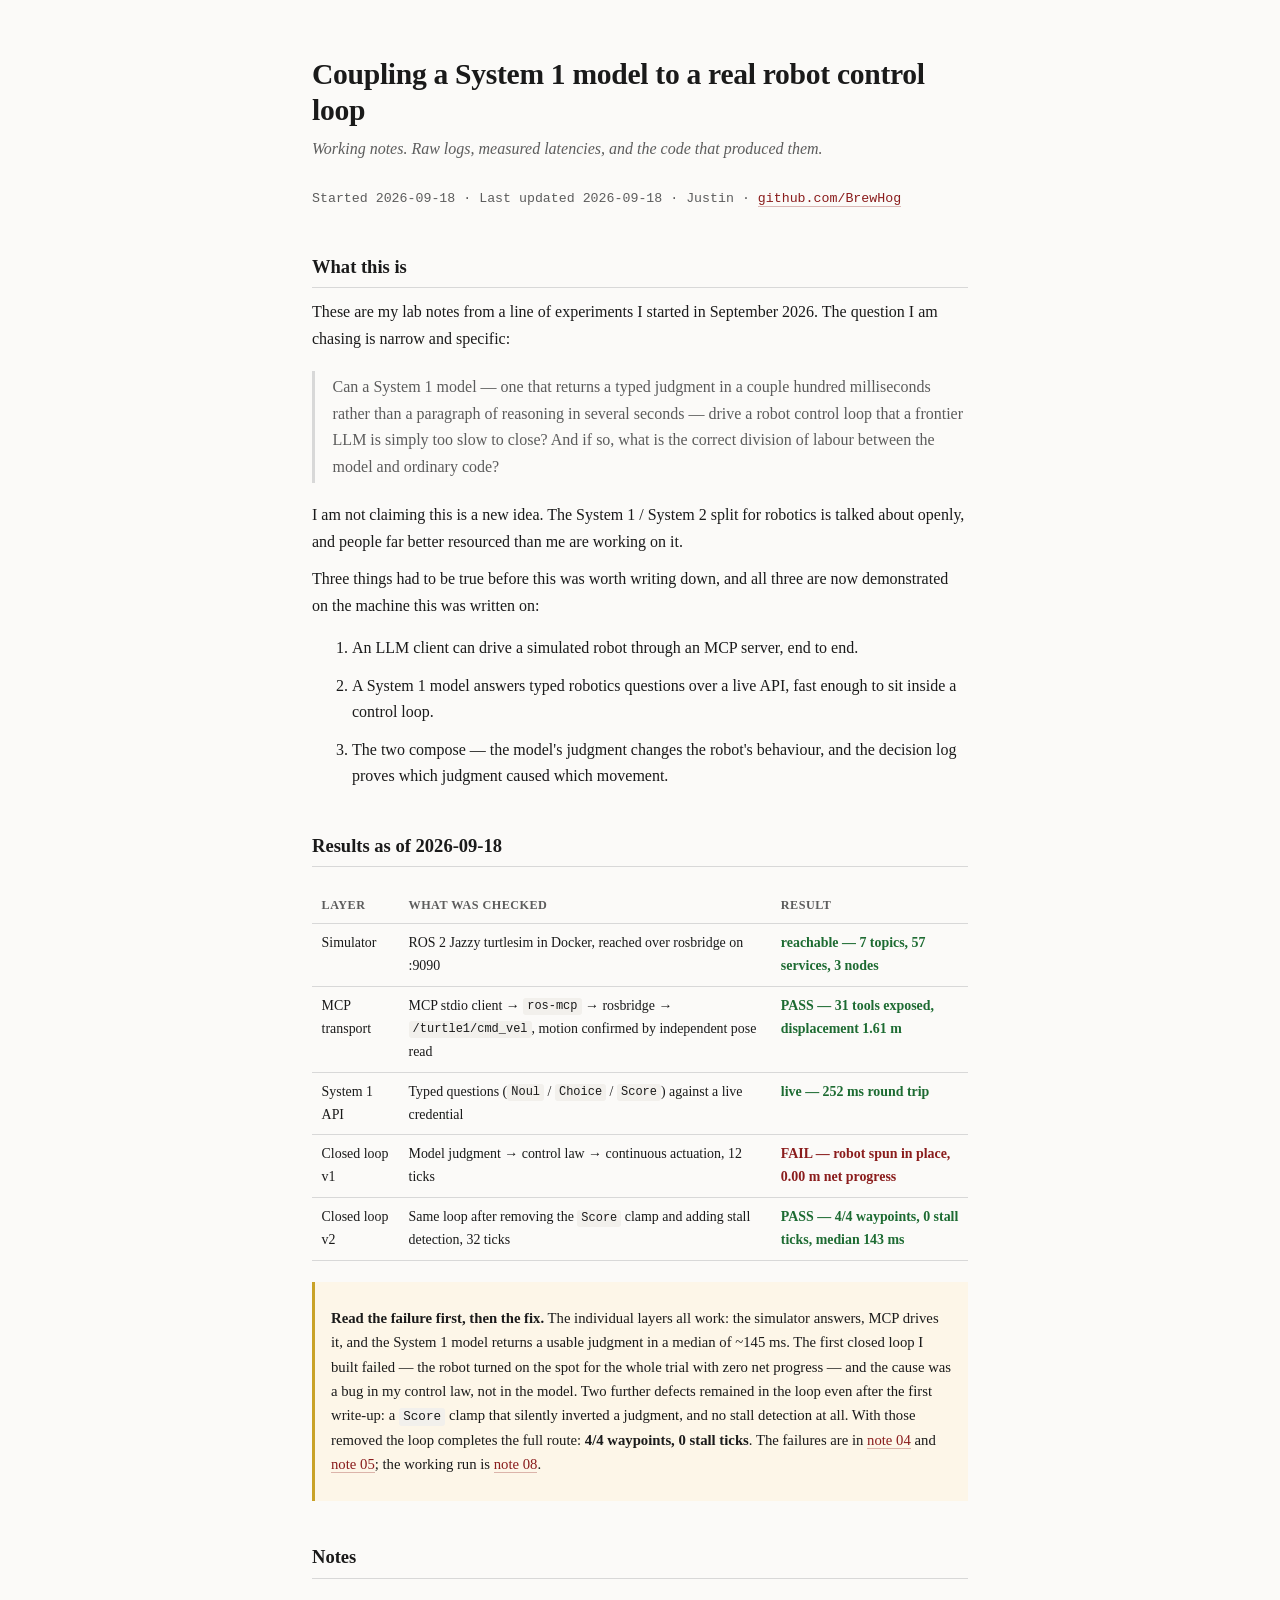
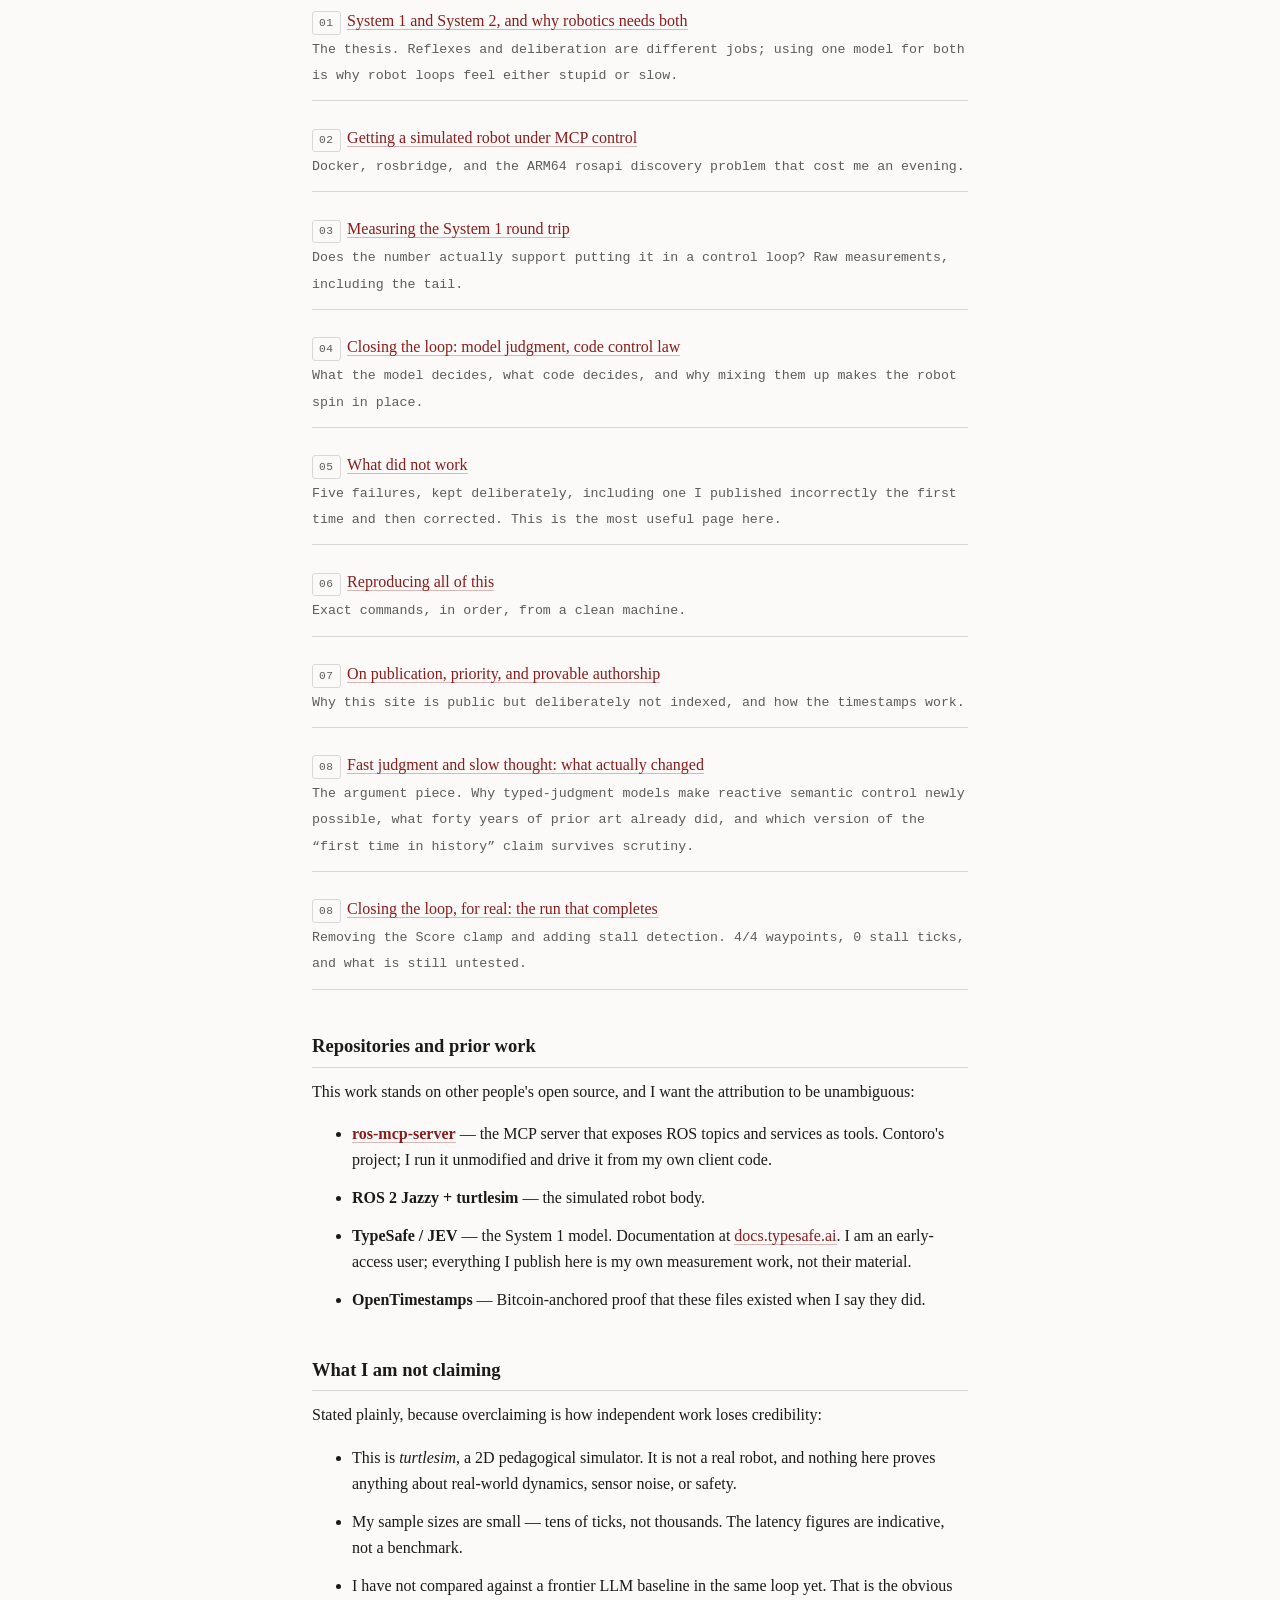
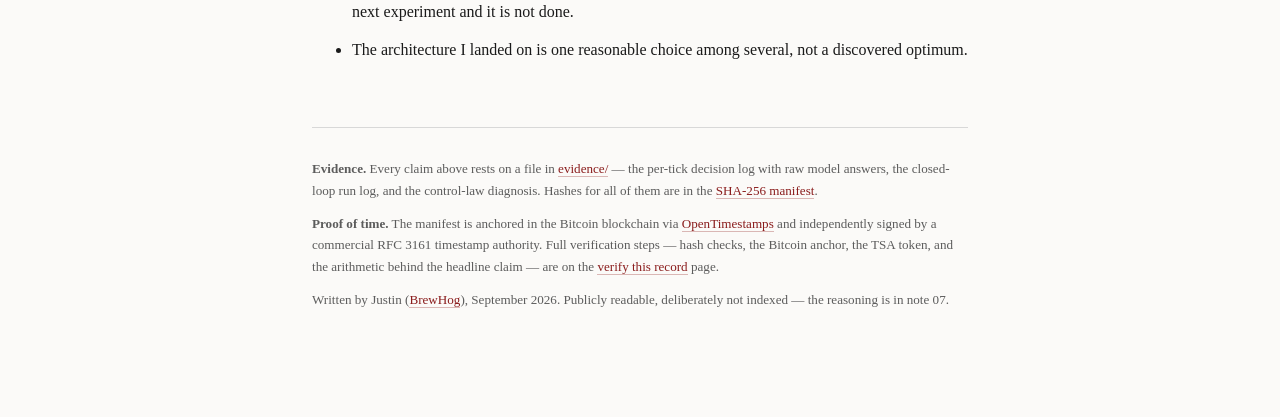
<file: index.html>
<!DOCTYPE html>
<html lang="en">
<head>
<meta charset="utf-8">
<meta name="viewport" content="width=device-width, initial-scale=1">
<title>System 1 Robot Control — Working Notes</title>
<meta name="description" content="Working notes on coupling a System 1 classifier model to a ROS 2 robot through an MCP server.">
<!-- Deliberately not indexed. See /notes/on-publication.html for why, and for how to verify authorship. -->
<meta name="robots" content="noindex, nofollow, noarchive">
<meta name="googlebot" content="noindex, nofollow">
<link rel="stylesheet" href="style.css">
</head>
<body>
<div class="wrap">

<h1>Coupling a System&nbsp;1 model to a real robot control loop</h1>
<p class="sub">Working notes. Raw logs, measured latencies, and the code that produced them.</p>

<p class="meta">
Started 2026-09-18 &middot; Last updated 2026-09-18 &middot; Justin &middot;
<a href="https://github.com/BrewHog">github.com/BrewHog</a>
</p>

<h2>What this is</h2>

<p>These are my lab notes from a line of experiments I started in September 2026. The
question I am chasing is narrow and specific:</p>

<blockquote>
Can a System&nbsp;1 model — one that returns a typed judgment in a couple hundred
milliseconds rather than a paragraph of reasoning in several seconds — drive a robot
control loop that a frontier LLM is simply too slow to close? And if so, what is the
correct division of labour between the model and ordinary code?
</blockquote>

<p>I am not claiming this is a new idea. The System&nbsp;1 / System&nbsp;2 split for
robotics is talked about openly, and people far better resourced than me are working on
it.</p>

<p>Three things had to be true before this was worth writing down, and all three are now
demonstrated on the machine this was written on:</p>

<ol>
<li>An LLM client can drive a simulated robot through an MCP server, end to end.</li>
<li>A System&nbsp;1 model answers typed robotics questions over a live API, fast enough
to sit inside a control loop.</li>
<li>The two compose — the model's judgment changes the robot's behaviour, and the
decision log proves which judgment caused which movement.</li>
</ol>

<h2>Results as of 2026-09-18</h2>

<table>
<thead>
<tr><th>Layer</th><th>What was checked</th><th>Result</th></tr>
</thead>
<tbody>
<tr>
  <td>Simulator</td>
  <td>ROS&nbsp;2 Jazzy turtlesim in Docker, reached over rosbridge on :9090</td>
  <td class="pass">reachable — 7 topics, 57 services, 3 nodes</td>
</tr>
<tr>
  <td>MCP transport</td>
  <td>MCP stdio client &rarr; <code>ros-mcp</code> &rarr; rosbridge &rarr; <code>/turtle1/cmd_vel</code>, motion confirmed by independent pose read</td>
  <td class="pass">PASS — 31 tools exposed, displacement 1.61&nbsp;m</td>
</tr>
<tr>
  <td>System&nbsp;1 API</td>
  <td>Typed questions (<code>Noul</code> / <code>Choice</code> / <code>Score</code>) against a live credential</td>
  <td class="pass">live — 252&nbsp;ms round trip</td>
</tr>
<tr>
  <td>Closed loop v1</td>
  <td>Model judgment &rarr; control law &rarr; continuous actuation, 12 ticks</td>
  <td class="fail">FAIL — robot spun in place, 0.00&nbsp;m net progress</td>
</tr>
<tr>
  <td>Closed loop v2</td>
  <td>Same loop after removing the <code>Score</code> clamp and adding stall detection, 32 ticks</td>
  <td class="pass">PASS — 4/4 waypoints, 0 stall ticks, median 143&nbsp;ms</td>
</tr>
</tbody>
</table>

<div class="note">
<p><strong>Read the failure first, then the fix.</strong> The individual layers all work: the
simulator answers, MCP drives it, and the System&nbsp;1 model returns a usable judgment in a
median of ~145&nbsp;ms. The first closed loop I built failed &mdash; the robot turned on the spot
for the whole trial with zero net progress &mdash; and the cause was a bug in my control law, not
in the model. Two further defects remained in the loop even after the first write-up: a
<code>Score</code> clamp that silently inverted a judgment, and no stall detection at all. With
those removed the loop completes the full route: <strong>4/4 waypoints, 0 stall ticks</strong>.
The failures are in <a href="notes/jev-closed-loop.html">note 04</a> and
<a href="notes/what-did-not-work.html">note 05</a>; the working run is
<a href="notes/jev-closed-loop-corrected.html">note 08</a>.</p>
</div>

<h2>Notes</h2>

<ul class="postlist">
<li>
  <span class="tag">01</span><span class="t"><a href="notes/system-one-and-system-two.html">System 1 and System 2, and why robotics needs both</a></span><br>
  <span class="meta">The thesis. Reflexes and deliberation are different jobs; using one model for both is why robot loops feel either stupid or slow.</span>
</li>
<li>
  <span class="tag">02</span><span class="t"><a href="notes/ros-mcp-verified.html">Getting a simulated robot under MCP control</a></span><br>
  <span class="meta">Docker, rosbridge, and the ARM64 rosapi discovery problem that cost me an evening.</span>
</li>
<li>
  <span class="tag">03</span><span class="t"><a href="notes/jev-latency.html">Measuring the System 1 round trip</a></span><br>
  <span class="meta">Does the number actually support putting it in a control loop? Raw measurements, including the tail.</span>
</li>
<li>
  <span class="tag">04</span><span class="t"><a href="notes/jev-closed-loop.html">Closing the loop: model judgment, code control law</a></span><br>
  <span class="meta">What the model decides, what code decides, and why mixing them up makes the robot spin in place.</span>
</li>
<li>
  <span class="tag">05</span><span class="t"><a href="notes/what-did-not-work.html">What did not work</a></span><br>
  <span class="meta">Five failures, kept deliberately, including one I published incorrectly the
  first time and then corrected. This is the most useful page here.</span>
</li>
<li>
  <span class="tag">06</span><span class="t"><a href="notes/reproduce.html">Reproducing all of this</a></span><br>
  <span class="meta">Exact commands, in order, from a clean machine.</span>
</li>
<li>
  <span class="tag">07</span><span class="t"><a href="notes/on-publication.html">On publication, priority, and provable authorship</a></span><br>
  <span class="meta">Why this site is public but deliberately not indexed, and how the timestamps work.</span>
</li>
<li>
  <span class="tag">08</span><span class="t"><a href="notes/reactivity-with-frontier-intelligence.html">Fast judgment and slow thought: what actually changed</a></span><br>
  <span class="meta">The argument piece. Why typed-judgment models make reactive semantic control newly
  possible, what forty years of prior art already did, and which version of the &ldquo;first time in
  history&rdquo; claim survives scrutiny.</span>
</li>
<li>
  <span class="tag">08</span><span class="t"><a href="notes/jev-closed-loop-corrected.html">Closing the loop, for real: the run that completes</a></span><br>
  <span class="meta">Removing the Score clamp and adding stall detection. 4/4 waypoints, 0 stall ticks, and what is still untested.</span>
</li>
</ul>

<h2>Repositories and prior work</h2>

<p>This work stands on other people's open source, and I want the attribution to be
unambiguous:</p>

<ul>
<li><strong><a href="https://github.com/robotmcp/ros-mcp-server">ros-mcp-server</a></strong> —
the MCP server that exposes ROS topics and services as tools. Contoro's project; I run it
unmodified and drive it from my own client code.</li>
<li><strong>ROS&nbsp;2 Jazzy + turtlesim</strong> — the simulated robot body.</li>
<li><strong>TypeSafe / JEV</strong> — the System&nbsp;1 model. Documentation at
<a href="https://docs.typesafe.ai/introduction">docs.typesafe.ai</a>. I am an early-access
user; everything I publish here is my own measurement work, not their material.</li>
<li><strong>OpenTimestamps</strong> — Bitcoin-anchored proof that these files existed when
I say they did.</li>
</ul>

<h2>What I am not claiming</h2>

<p>Stated plainly, because overclaiming is how independent work loses credibility:</p>

<ul>
<li>This is <em>turtlesim</em>, a 2D pedagogical simulator. It is not a real robot, and
nothing here proves anything about real-world dynamics, sensor noise, or safety.</li>
<li>My sample sizes are small — tens of ticks, not thousands. The latency figures are
indicative, not a benchmark.</li>
<li>I have not compared against a frontier LLM baseline in the same loop yet. That is the
obvious next experiment and it is not done.</li>
<li>The architecture I landed on is one reasonable choice among several, not a discovered
optimum.</li>
</ul>

<div class="foot">
<p><strong>Evidence.</strong> Every claim above rests on a file in
<a href="evidence/">evidence/</a> — the per-tick decision log with raw model answers, the
closed-loop run log, and the control-law diagnosis. Hashes for all of them are in the
<a href="manifest.txt">SHA-256 manifest</a>.</p>
<p><strong>Proof of time.</strong> The manifest is anchored in the Bitcoin blockchain via
<a href="https://opentimestamps.org">OpenTimestamps</a> and independently signed by a
commercial RFC&nbsp;3161 timestamp authority. Full verification steps — hash checks, the
Bitcoin anchor, the TSA token, and the arithmetic behind the headline claim — are on the
<a href="verify.html">verify this record</a> page.</p>
<p>Written by Justin (<a href="https://github.com/BrewHog">BrewHog</a>), September 2026.
Publicly readable, deliberately not indexed — the reasoning is in note 07.</p>
</div>

</div>
</body>
</html>
</file>
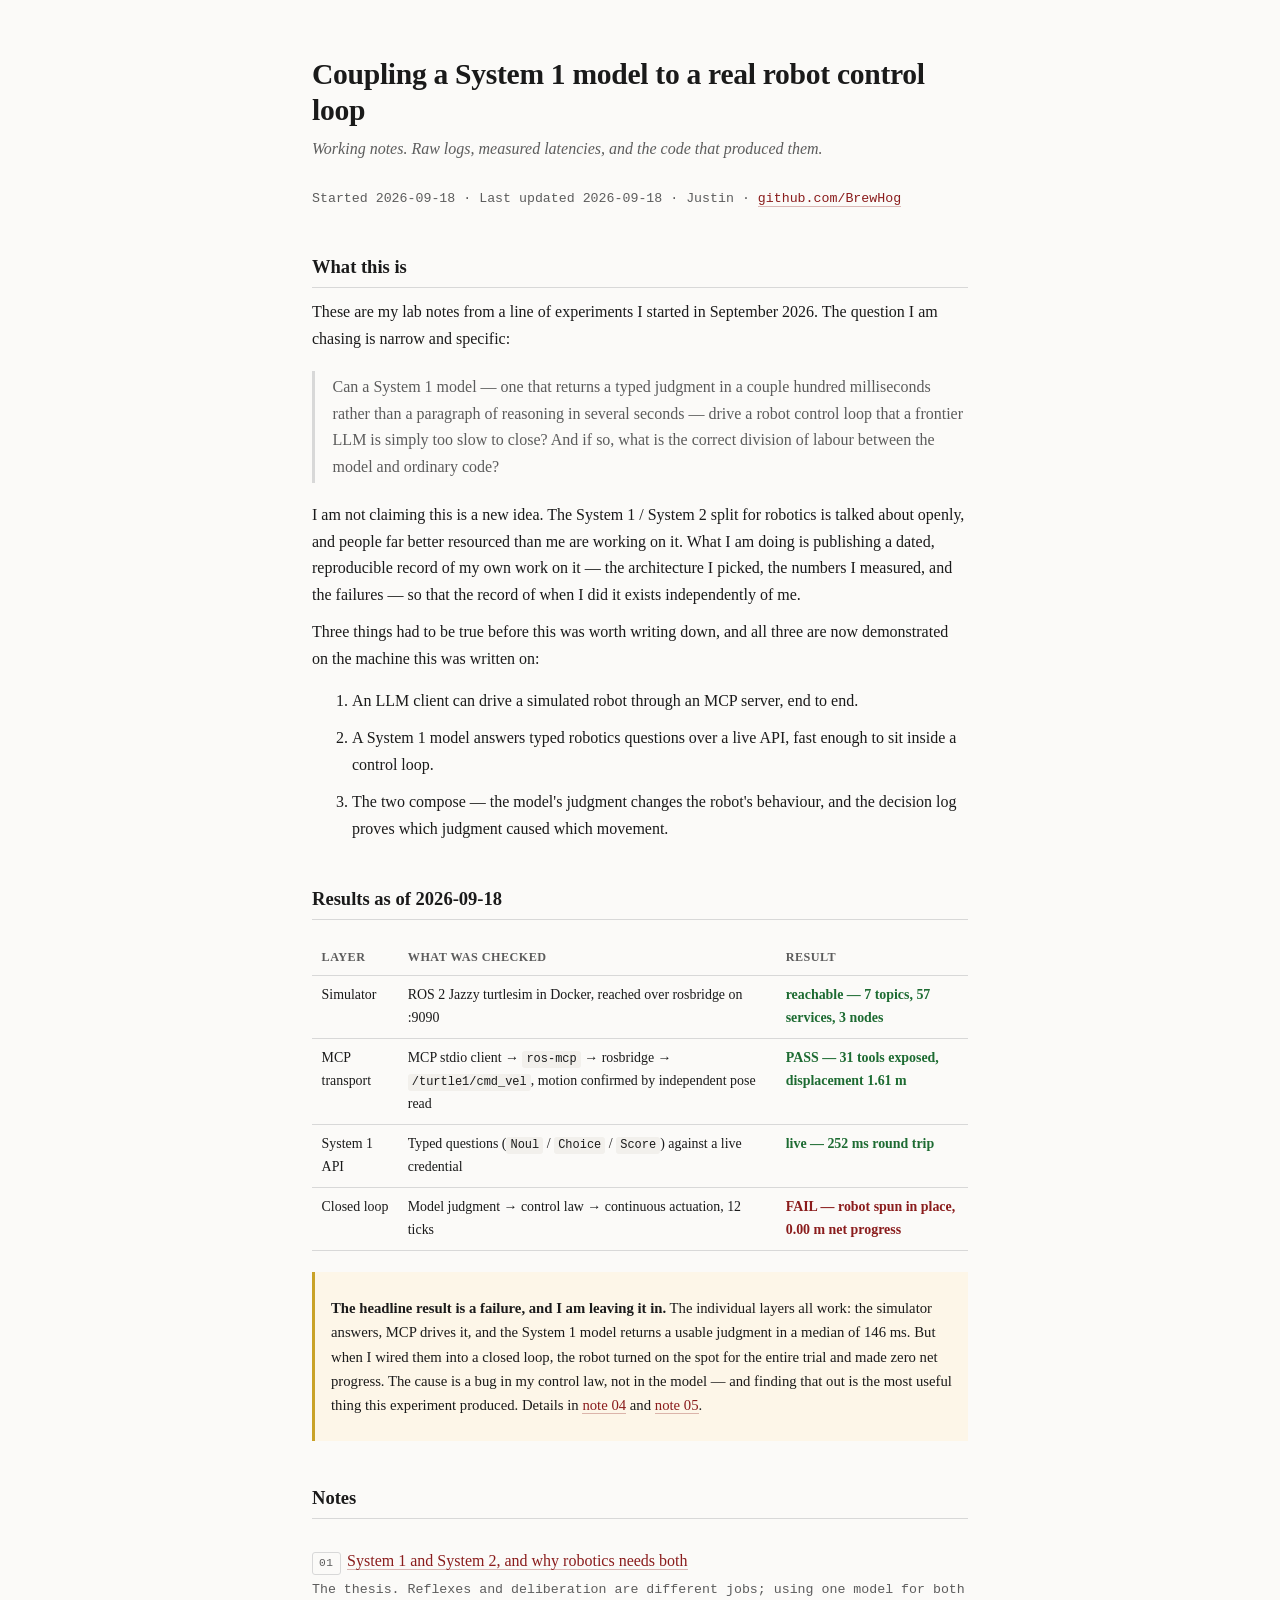
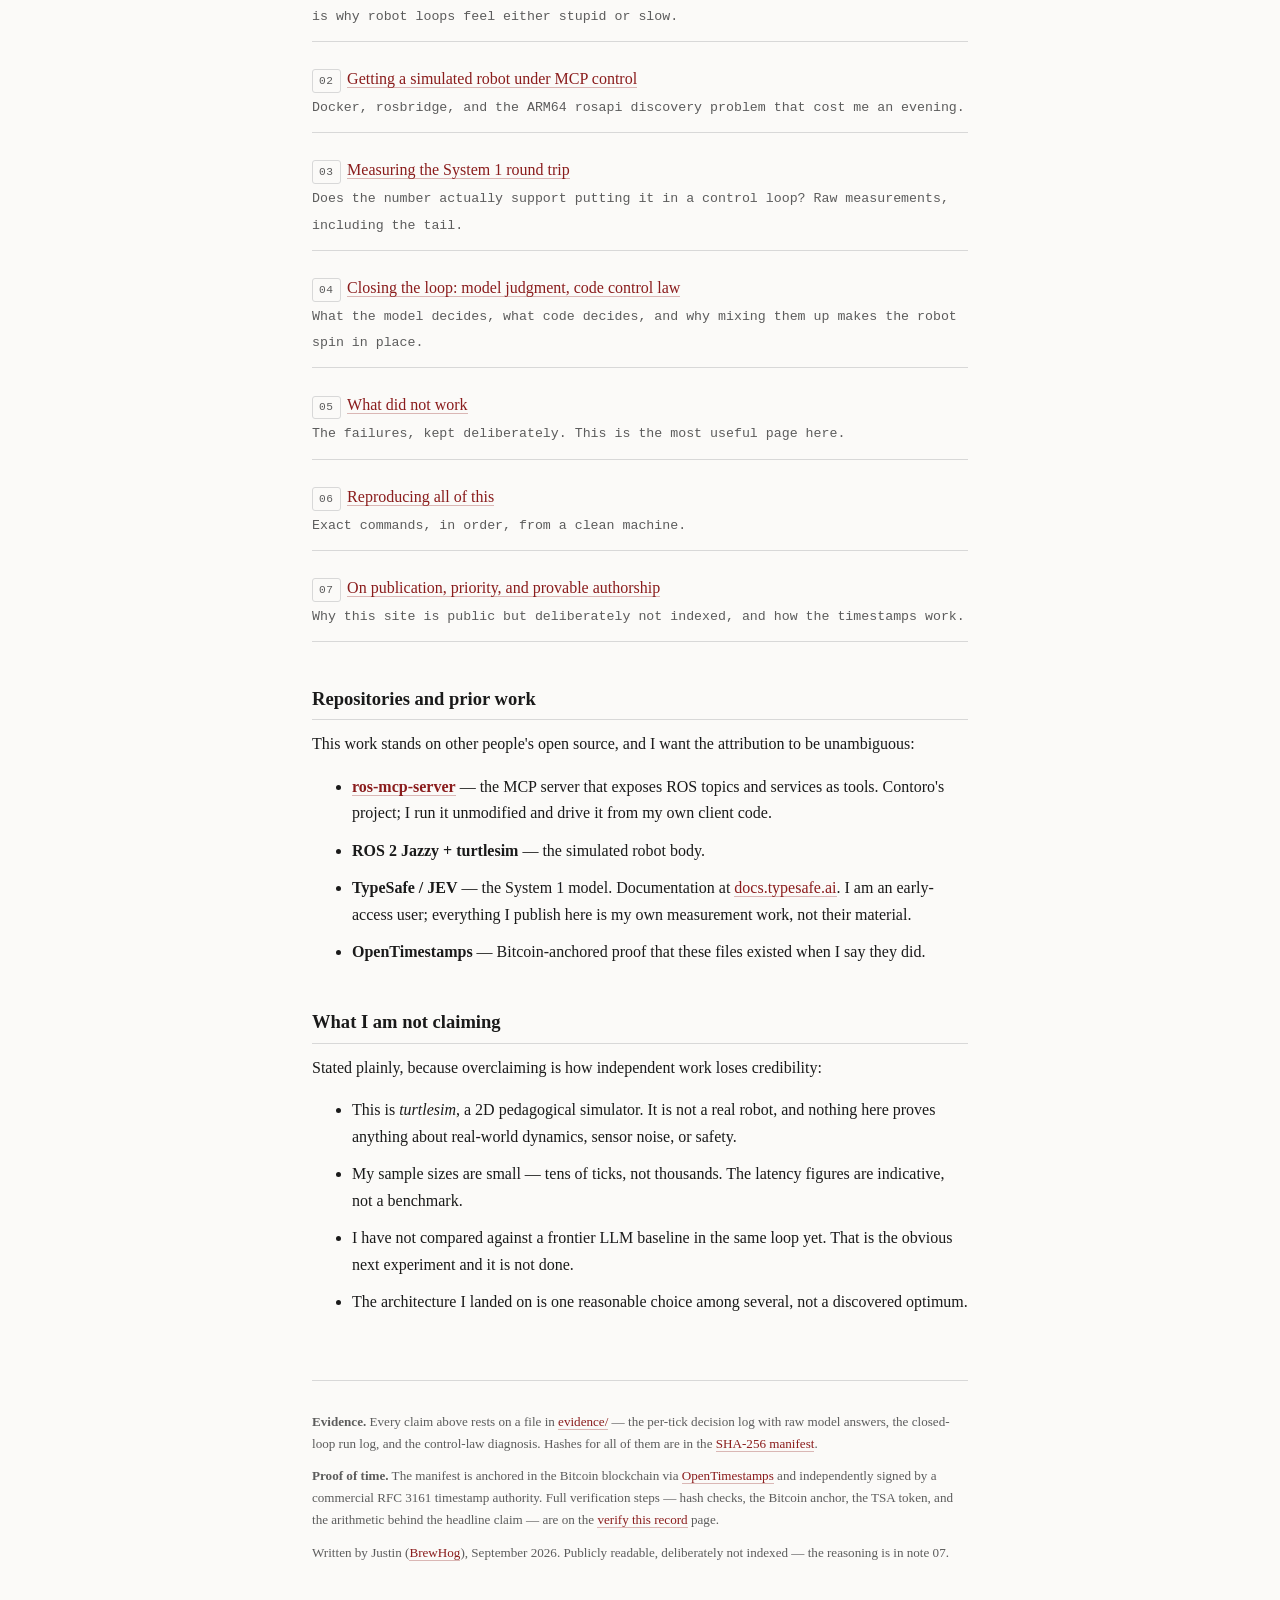
<file: blog/index.html>
<!DOCTYPE html>
<html lang="en">
<head>
<meta charset="utf-8">
<meta name="viewport" content="width=device-width, initial-scale=1">
<title>System 1 Robot Control — Working Notes</title>
<meta name="description" content="Working notes on coupling a System 1 classifier model to a ROS 2 robot through an MCP server.">
<!-- Deliberately not indexed. See /notes/on-publication.html for why, and for how to verify authorship. -->
<meta name="robots" content="noindex, nofollow, noarchive">
<meta name="googlebot" content="noindex, nofollow">
<link rel="stylesheet" href="style.css">
</head>
<body>
<div class="wrap">

<h1>Coupling a System&nbsp;1 model to a real robot control loop</h1>
<p class="sub">Working notes. Raw logs, measured latencies, and the code that produced them.</p>

<p class="meta">
Started 2026-09-18 &middot; Last updated 2026-09-18 &middot; Justin &middot;
<a href="https://github.com/BrewHog">github.com/BrewHog</a>
</p>

<h2>What this is</h2>

<p>These are my lab notes from a line of experiments I started in September 2026. The
question I am chasing is narrow and specific:</p>

<blockquote>
Can a System&nbsp;1 model — one that returns a typed judgment in a couple hundred
milliseconds rather than a paragraph of reasoning in several seconds — drive a robot
control loop that a frontier LLM is simply too slow to close? And if so, what is the
correct division of labour between the model and ordinary code?
</blockquote>

<p>I am not claiming this is a new idea. The System&nbsp;1 / System&nbsp;2 split for
robotics is talked about openly, and people far better resourced than me are working on
it. What I am doing is publishing a dated, reproducible record of my own work on it —
the architecture I picked, the numbers I measured, and the failures — so that the
record of when I did it exists independently of me.</p>

<p>Three things had to be true before this was worth writing down, and all three are now
demonstrated on the machine this was written on:</p>

<ol>
<li>An LLM client can drive a simulated robot through an MCP server, end to end.</li>
<li>A System&nbsp;1 model answers typed robotics questions over a live API, fast enough
to sit inside a control loop.</li>
<li>The two compose — the model's judgment changes the robot's behaviour, and the
decision log proves which judgment caused which movement.</li>
</ol>

<h2>Results as of 2026-09-18</h2>

<table>
<thead>
<tr><th>Layer</th><th>What was checked</th><th>Result</th></tr>
</thead>
<tbody>
<tr>
  <td>Simulator</td>
  <td>ROS&nbsp;2 Jazzy turtlesim in Docker, reached over rosbridge on :9090</td>
  <td class="pass">reachable — 7 topics, 57 services, 3 nodes</td>
</tr>
<tr>
  <td>MCP transport</td>
  <td>MCP stdio client &rarr; <code>ros-mcp</code> &rarr; rosbridge &rarr; <code>/turtle1/cmd_vel</code>, motion confirmed by independent pose read</td>
  <td class="pass">PASS — 31 tools exposed, displacement 1.61&nbsp;m</td>
</tr>
<tr>
  <td>System&nbsp;1 API</td>
  <td>Typed questions (<code>Noul</code> / <code>Choice</code> / <code>Score</code>) against a live credential</td>
  <td class="pass">live — 252&nbsp;ms round trip</td>
</tr>
<tr>
  <td>Closed loop</td>
  <td>Model judgment &rarr; control law &rarr; continuous actuation, 12 ticks</td>
  <td class="fail">FAIL — robot spun in place, 0.00&nbsp;m net progress</td>
</tr>
</tbody>
</table>

<div class="note">
<p><strong>The headline result is a failure, and I am leaving it in.</strong> The
individual layers all work: the simulator answers, MCP drives it, and the System&nbsp;1
model returns a usable judgment in a median of 146&nbsp;ms. But when I wired them into a
closed loop, the robot turned on the spot for the entire trial and made zero net progress.
The cause is a bug in my control law, not in the model — and finding that out is the most
useful thing this experiment produced. Details in
<a href="notes/jev-closed-loop.html">note 04</a> and
<a href="notes/what-did-not-work.html">note 05</a>.</p>
</div>

<h2>Notes</h2>

<ul class="postlist">
<li>
  <span class="tag">01</span><span class="t"><a href="notes/system-one-and-system-two.html">System 1 and System 2, and why robotics needs both</a></span><br>
  <span class="meta">The thesis. Reflexes and deliberation are different jobs; using one model for both is why robot loops feel either stupid or slow.</span>
</li>
<li>
  <span class="tag">02</span><span class="t"><a href="notes/ros-mcp-verified.html">Getting a simulated robot under MCP control</a></span><br>
  <span class="meta">Docker, rosbridge, and the ARM64 rosapi discovery problem that cost me an evening.</span>
</li>
<li>
  <span class="tag">03</span><span class="t"><a href="notes/jev-latency.html">Measuring the System 1 round trip</a></span><br>
  <span class="meta">Does the number actually support putting it in a control loop? Raw measurements, including the tail.</span>
</li>
<li>
  <span class="tag">04</span><span class="t"><a href="notes/jev-closed-loop.html">Closing the loop: model judgment, code control law</a></span><br>
  <span class="meta">What the model decides, what code decides, and why mixing them up makes the robot spin in place.</span>
</li>
<li>
  <span class="tag">05</span><span class="t"><a href="notes/what-did-not-work.html">What did not work</a></span><br>
  <span class="meta">The failures, kept deliberately. This is the most useful page here.</span>
</li>
<li>
  <span class="tag">06</span><span class="t"><a href="notes/reproduce.html">Reproducing all of this</a></span><br>
  <span class="meta">Exact commands, in order, from a clean machine.</span>
</li>
<li>
  <span class="tag">07</span><span class="t"><a href="notes/on-publication.html">On publication, priority, and provable authorship</a></span><br>
  <span class="meta">Why this site is public but deliberately not indexed, and how the timestamps work.</span>
</li>
</ul>

<h2>Repositories and prior work</h2>

<p>This work stands on other people's open source, and I want the attribution to be
unambiguous:</p>

<ul>
<li><strong><a href="https://github.com/robotmcp/ros-mcp-server">ros-mcp-server</a></strong> —
the MCP server that exposes ROS topics and services as tools. Contoro's project; I run it
unmodified and drive it from my own client code.</li>
<li><strong>ROS&nbsp;2 Jazzy + turtlesim</strong> — the simulated robot body.</li>
<li><strong>TypeSafe / JEV</strong> — the System&nbsp;1 model. Documentation at
<a href="https://docs.typesafe.ai/introduction">docs.typesafe.ai</a>. I am an early-access
user; everything I publish here is my own measurement work, not their material.</li>
<li><strong>OpenTimestamps</strong> — Bitcoin-anchored proof that these files existed when
I say they did.</li>
</ul>

<h2>What I am not claiming</h2>

<p>Stated plainly, because overclaiming is how independent work loses credibility:</p>

<ul>
<li>This is <em>turtlesim</em>, a 2D pedagogical simulator. It is not a real robot, and
nothing here proves anything about real-world dynamics, sensor noise, or safety.</li>
<li>My sample sizes are small — tens of ticks, not thousands. The latency figures are
indicative, not a benchmark.</li>
<li>I have not compared against a frontier LLM baseline in the same loop yet. That is the
obvious next experiment and it is not done.</li>
<li>The architecture I landed on is one reasonable choice among several, not a discovered
optimum.</li>
</ul>

<div class="foot">
<p><strong>Evidence.</strong> Every claim above rests on a file in
<a href="evidence/">evidence/</a> — the per-tick decision log with raw model answers, the
closed-loop run log, and the control-law diagnosis. Hashes for all of them are in the
<a href="manifest.txt">SHA-256 manifest</a>.</p>
<p><strong>Proof of time.</strong> The manifest is anchored in the Bitcoin blockchain via
<a href="https://opentimestamps.org">OpenTimestamps</a> and independently signed by a
commercial RFC&nbsp;3161 timestamp authority. Full verification steps — hash checks, the
Bitcoin anchor, the TSA token, and the arithmetic behind the headline claim — are on the
<a href="verify.html">verify this record</a> page.</p>
<p>Written by Justin (<a href="https://github.com/BrewHog">BrewHog</a>), September 2026.
Publicly readable, deliberately not indexed — the reasoning is in note 07.</p>
</div>

</div>
</body>
</html>
</file>
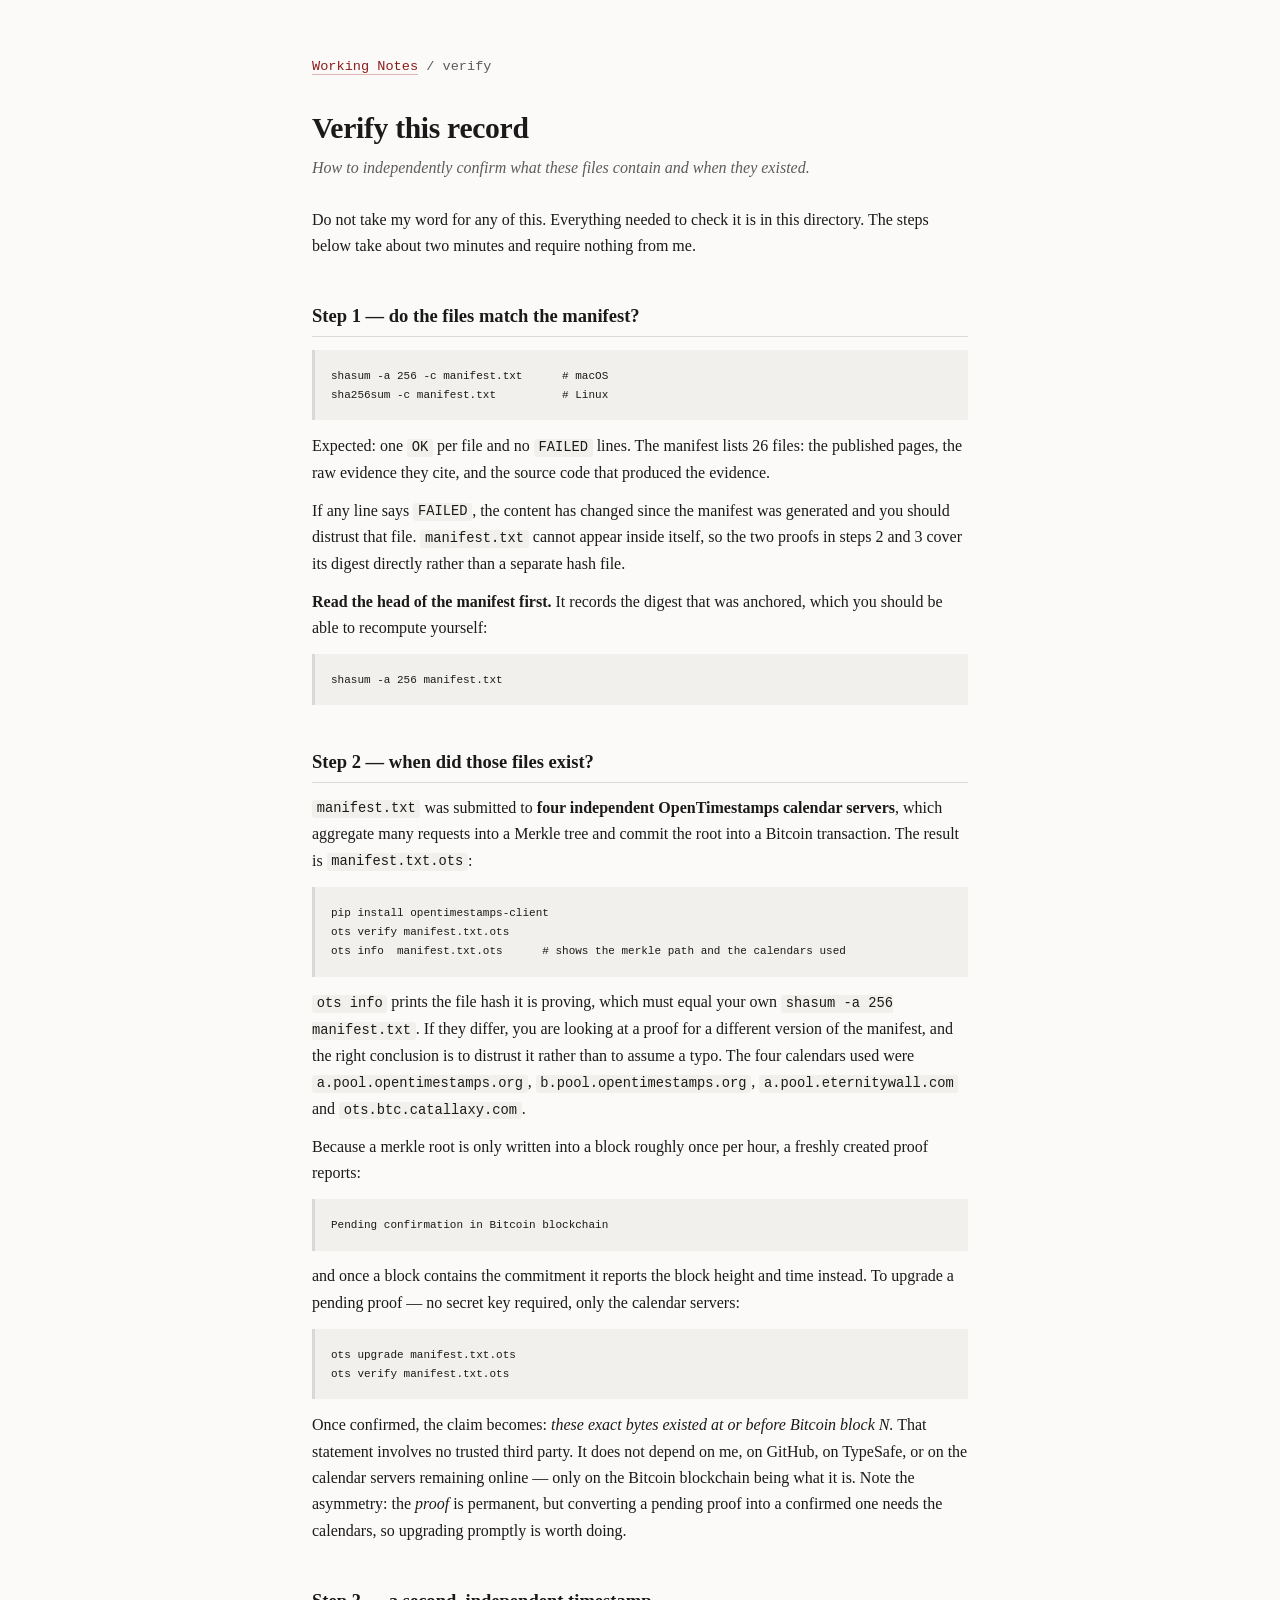
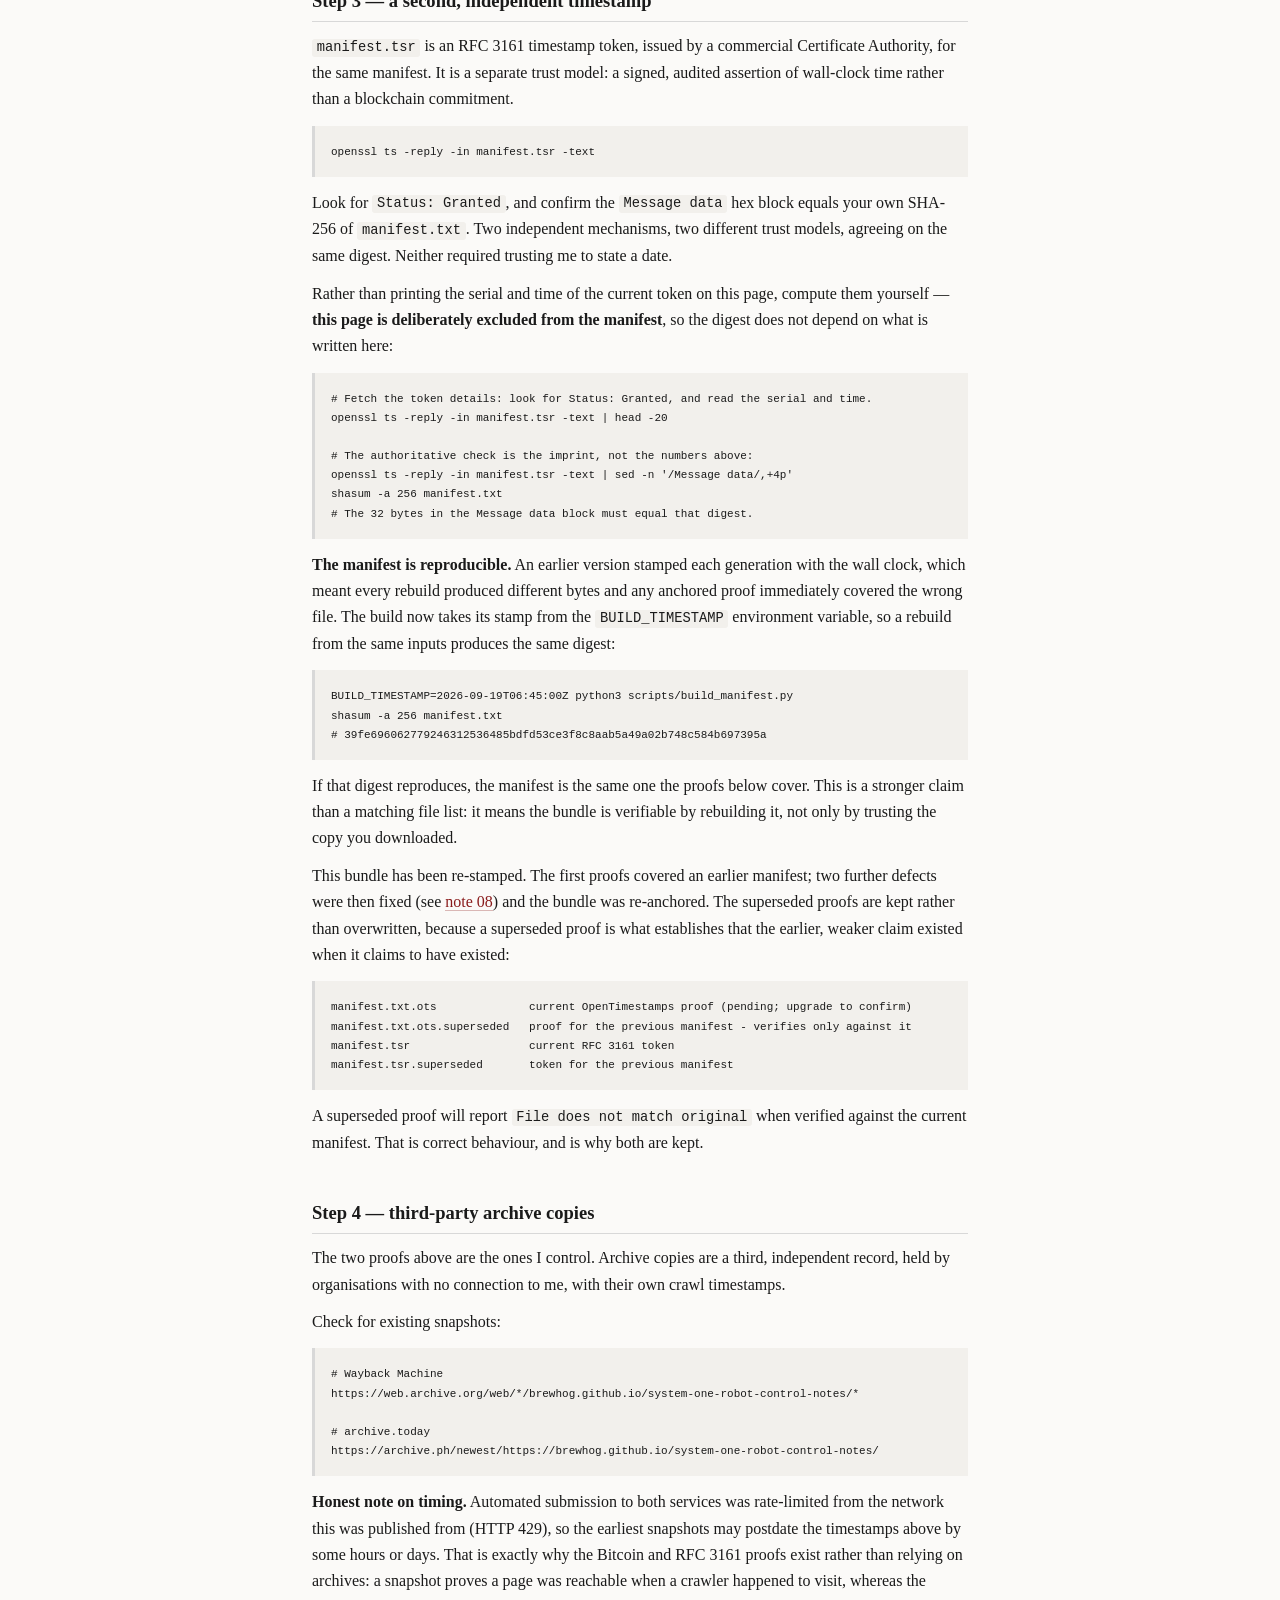
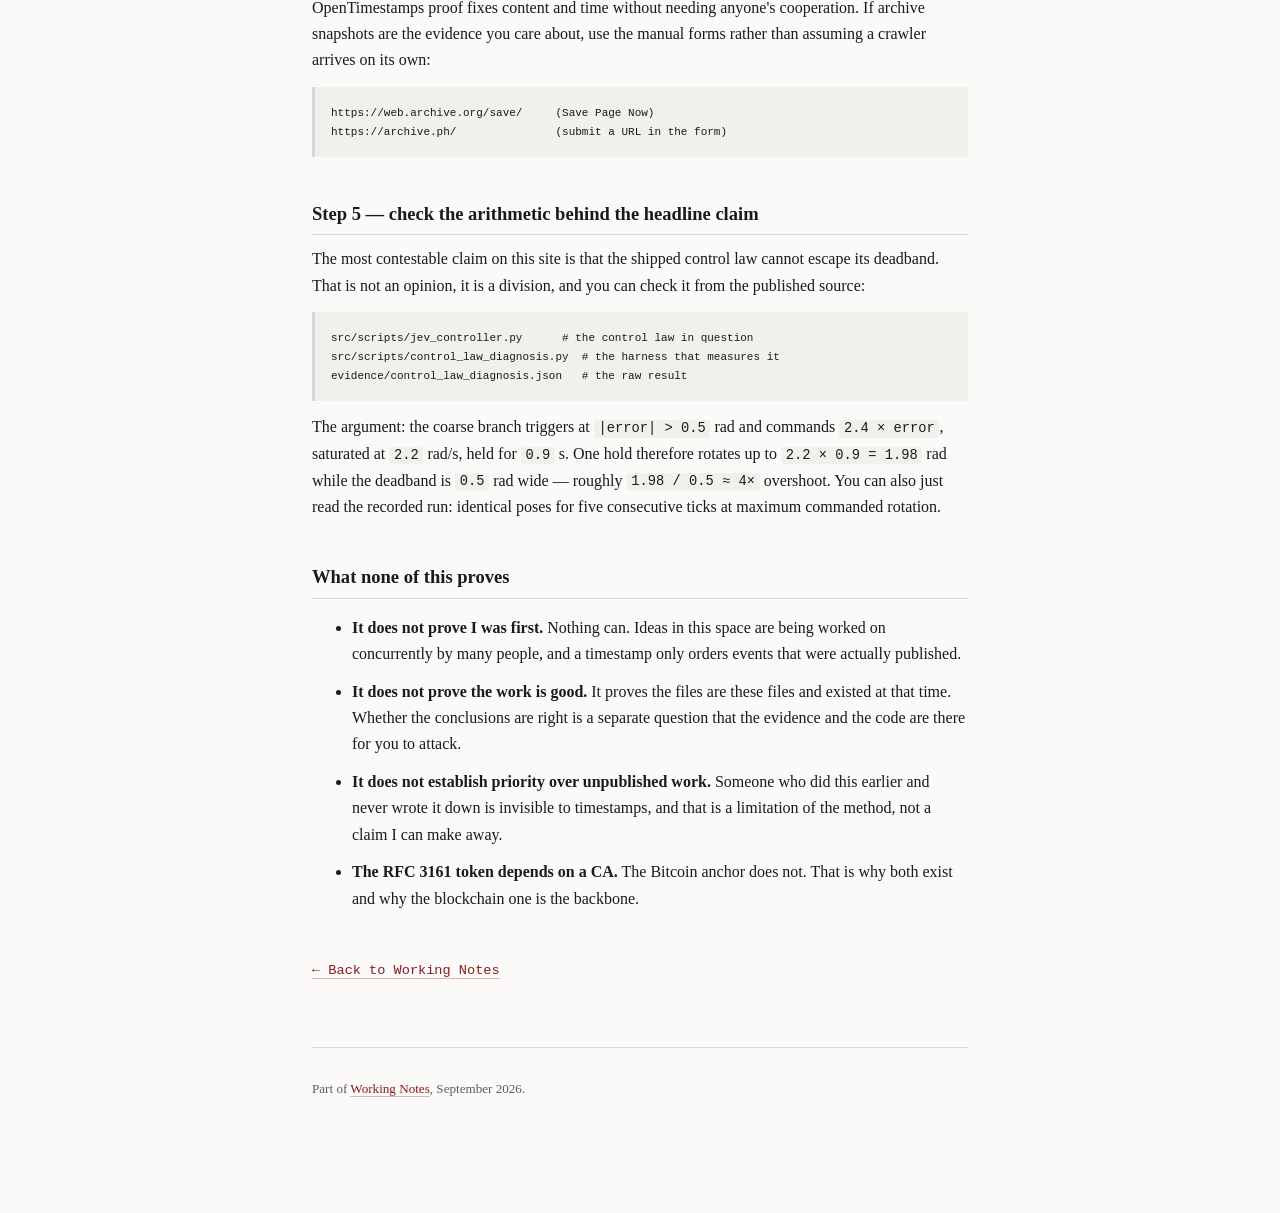
<file: verify.html>
<!DOCTYPE html>
<html lang="en">
<head>
<meta charset="utf-8">
<meta name="viewport" content="width=device-width, initial-scale=1">
<title>Verify this record — Working Notes</title>
<meta name="robots" content="noindex, nofollow, noarchive">
<link rel="stylesheet" href="style.css">
</head>
<body>
<div class="wrap">

<p class="nav"><a href="index.html">Working Notes</a> / verify</p>
<h1>Verify this record</h1>
<p class="sub">How to independently confirm what these files contain and when they existed.</p>

<p>Do not take my word for any of this. Everything needed to check it is in this
directory. The steps below take about two minutes and require nothing from me.</p>

<h2>Step 1 — do the files match the manifest?</h2>

<pre><code>shasum -a 256 -c manifest.txt      # macOS
sha256sum -c manifest.txt          # Linux</code></pre>

<p>Expected: one <code>OK</code> per file and no <code>FAILED</code> lines. The manifest
lists 26 files: the published pages, the raw evidence they cite, and the source code that
produced the evidence.</p>

<p>If any line says <code>FAILED</code>, the content has changed since the manifest was
generated and you should distrust that file. <code>manifest.txt</code> cannot appear inside
itself, so the two proofs in steps 2 and 3 cover its digest directly rather than a separate
hash file.</p>

<p><strong>Read the head of the manifest first.</strong> It records the digest that was
anchored, which you should be able to recompute yourself:</p>

<pre><code>shasum -a 256 manifest.txt</code></pre>

<h2>Step 2 — when did those files exist?</h2>

<p><code>manifest.txt</code> was submitted to <strong>four independent OpenTimestamps
calendar servers</strong>, which aggregate many requests into a Merkle tree and commit the
root into a Bitcoin transaction. The result is <code>manifest.txt.ots</code>:</p>

<pre><code>pip install opentimestamps-client
ots verify manifest.txt.ots
ots info  manifest.txt.ots      # shows the merkle path and the calendars used</code></pre>

<p><code>ots info</code> prints the file hash it is proving, which must equal your own
<code>shasum -a 256 manifest.txt</code>. If they differ, you are looking at a proof for a
different version of the manifest, and the right conclusion is to distrust it rather than
to assume a typo. The four calendars used were
<code>a.pool.opentimestamps.org</code>, <code>b.pool.opentimestamps.org</code>,
<code>a.pool.eternitywall.com</code> and <code>ots.btc.catallaxy.com</code>.</p>

<p>Because a merkle root is only written into a block roughly once per hour, a freshly
created proof reports:</p>

<pre><code>Pending confirmation in Bitcoin blockchain</code></pre>

<p>and once a block contains the commitment it reports the block height and time instead.
To upgrade a pending proof — no secret key required, only the calendar servers:</p>

<pre><code>ots upgrade manifest.txt.ots
ots verify manifest.txt.ots</code></pre>

<p>Once confirmed, the claim becomes: <em>these exact bytes existed at or before Bitcoin
block N.</em> That statement involves no trusted third party. It does not depend on me, on
GitHub, on TypeSafe, or on the calendar servers remaining online — only on the Bitcoin
blockchain being what it is. Note the asymmetry: the <em>proof</em> is permanent, but
converting a pending proof into a confirmed one needs the calendars, so upgrading promptly
is worth doing.</p>

<h2>Step 3 — a second, independent timestamp</h2>

<p><code>manifest.tsr</code> is an RFC&nbsp;3161 timestamp token, issued by a commercial
Certificate Authority, for the same manifest. It is a separate trust model: a signed,
audited assertion of wall-clock time rather than a blockchain commitment.</p>

<pre><code>openssl ts -reply -in manifest.tsr -text</code></pre>

<p>Look for <code>Status: Granted</code>, and confirm the <code>Message data</code> hex
block equals your own SHA-256 of <code>manifest.txt</code>. Two independent mechanisms,
two different trust models, agreeing on the same digest. Neither required trusting me to
state a date.</p>

<p>Rather than printing the serial and time of the current token on this page, compute
them yourself &mdash; <strong>this page is deliberately excluded from the manifest</strong>, so
the digest does not depend on what is written here:</p>

<pre><code># Fetch the token details: look for Status: Granted, and read the serial and time.
openssl ts -reply -in manifest.tsr -text | head -20

# The authoritative check is the imprint, not the numbers above:
openssl ts -reply -in manifest.tsr -text | sed -n '/Message data/,+4p'
shasum -a 256 manifest.txt
# The 32 bytes in the Message data block must equal that digest.</code></pre>

<p><strong>The manifest is reproducible.</strong> An earlier version stamped each generation
with the wall clock, which meant every rebuild produced different bytes and any anchored proof
immediately covered the wrong file. The build now takes its stamp from the
<code>BUILD_TIMESTAMP</code> environment variable, so a rebuild from the same inputs produces
the same digest:</p>

<pre><code>BUILD_TIMESTAMP=2026-09-19T06:45:00Z python3 scripts/build_manifest.py
shasum -a 256 manifest.txt
# 39fe696062779246312536485bdfd53ce3f8c8aab5a49a02b748c584b697395a</code></pre>

<p>If that digest reproduces, the manifest is the same one the proofs below cover. This is a
stronger claim than a matching file list: it means the bundle is verifiable by rebuilding it,
not only by trusting the copy you downloaded.</p>

<p>This bundle has been re-stamped. The first proofs covered an earlier manifest; two
further defects were then fixed (see
<a href="notes/jev-closed-loop-corrected.html">note 08</a>) and the bundle was re-anchored.
The superseded proofs are kept rather than overwritten, because a superseded proof is what
establishes that the earlier, weaker claim existed when it claims to have existed:</p>

<pre><code>manifest.txt.ots              current OpenTimestamps proof (pending; upgrade to confirm)
manifest.txt.ots.superseded   proof for the previous manifest - verifies only against it
manifest.tsr                  current RFC 3161 token
manifest.tsr.superseded       token for the previous manifest</code></pre>

<p>A superseded proof will report <code>File does not match original</code> when verified
against the current manifest. That is correct behaviour, and is why both are kept.</p>

<h2>Step 4 — third-party archive copies</h2>

<p>The two proofs above are the ones I control. Archive copies are a third, independent
record, held by organisations with no connection to me, with their own crawl timestamps.</p>

<p>Check for existing snapshots:</p>

<pre><code># Wayback Machine
https://web.archive.org/web/*/brewhog.github.io/system-one-robot-control-notes/*

# archive.today
https://archive.ph/newest/https://brewhog.github.io/system-one-robot-control-notes/</code></pre>

<p><strong>Honest note on timing.</strong> Automated submission to both services was
rate-limited from the network this was published from (HTTP 429), so the earliest snapshots
may postdate the timestamps above by some hours or days. That is exactly why the Bitcoin and
RFC&nbsp;3161 proofs exist rather than relying on archives: a snapshot proves a page was
reachable when a crawler happened to visit, whereas the OpenTimestamps proof fixes content
and time without needing anyone's cooperation. If archive snapshots are the evidence you
care about, use the manual forms rather than assuming a crawler arrives on its own:</p>

<pre><code>https://web.archive.org/save/     (Save Page Now)
https://archive.ph/               (submit a URL in the form)</code></pre>

<h2>Step 5 — check the arithmetic behind the headline claim</h2>

<p>The most contestable claim on this site is that the shipped control law cannot escape
its deadband. That is not an opinion, it is a division, and you can check it from the
published source: </p>

<pre><code>src/scripts/jev_controller.py      # the control law in question
src/scripts/control_law_diagnosis.py  # the harness that measures it
evidence/control_law_diagnosis.json   # the raw result</code></pre>

<p>The argument: the coarse branch triggers at <code>|error| &gt; 0.5</code> rad and
commands <code>2.4 &times; error</code>, saturated at <code>2.2</code> rad/s, held for
<code>0.9</code> s. One hold therefore rotates up to <code>2.2 &times; 0.9 = 1.98</code> rad
while the deadband is <code>0.5</code> rad wide — roughly <code>1.98 / 0.5 &asymp; 4&times;</code>
overshoot. You can also just read the recorded run: identical poses for five consecutive
ticks at maximum commanded rotation.</p>

<h2>What none of this proves</h2>

<ul>
<li><strong>It does not prove I was first.</strong> Nothing can. Ideas in this space are
    being worked on concurrently by many people, and a timestamp only orders events that
    were actually published.</li>
<li><strong>It does not prove the work is good.</strong> It proves the files are these
    files and existed at that time. Whether the conclusions are right is a separate
    question that the evidence and the code are there for you to attack.</li>
<li><strong>It does not establish priority over unpublished work.</strong> Someone who
    did this earlier and never wrote it down is invisible to timestamps, and that is a
    limitation of the method, not a claim I can make away.</li>
<li><strong>The RFC 3161 token depends on a CA.</strong> The Bitcoin anchor does not. That
    is why both exist and why the blockchain one is the backbone.</li>
</ul>

<p class="nav" style="margin-top:3rem">
<a href="index.html">&larr; Back to Working Notes</a>
</p>

<div class="foot">
<p>Part of <a href="index.html">Working Notes</a>, September 2026.</p>
</div>

</div>
</body>
</html>
</file>
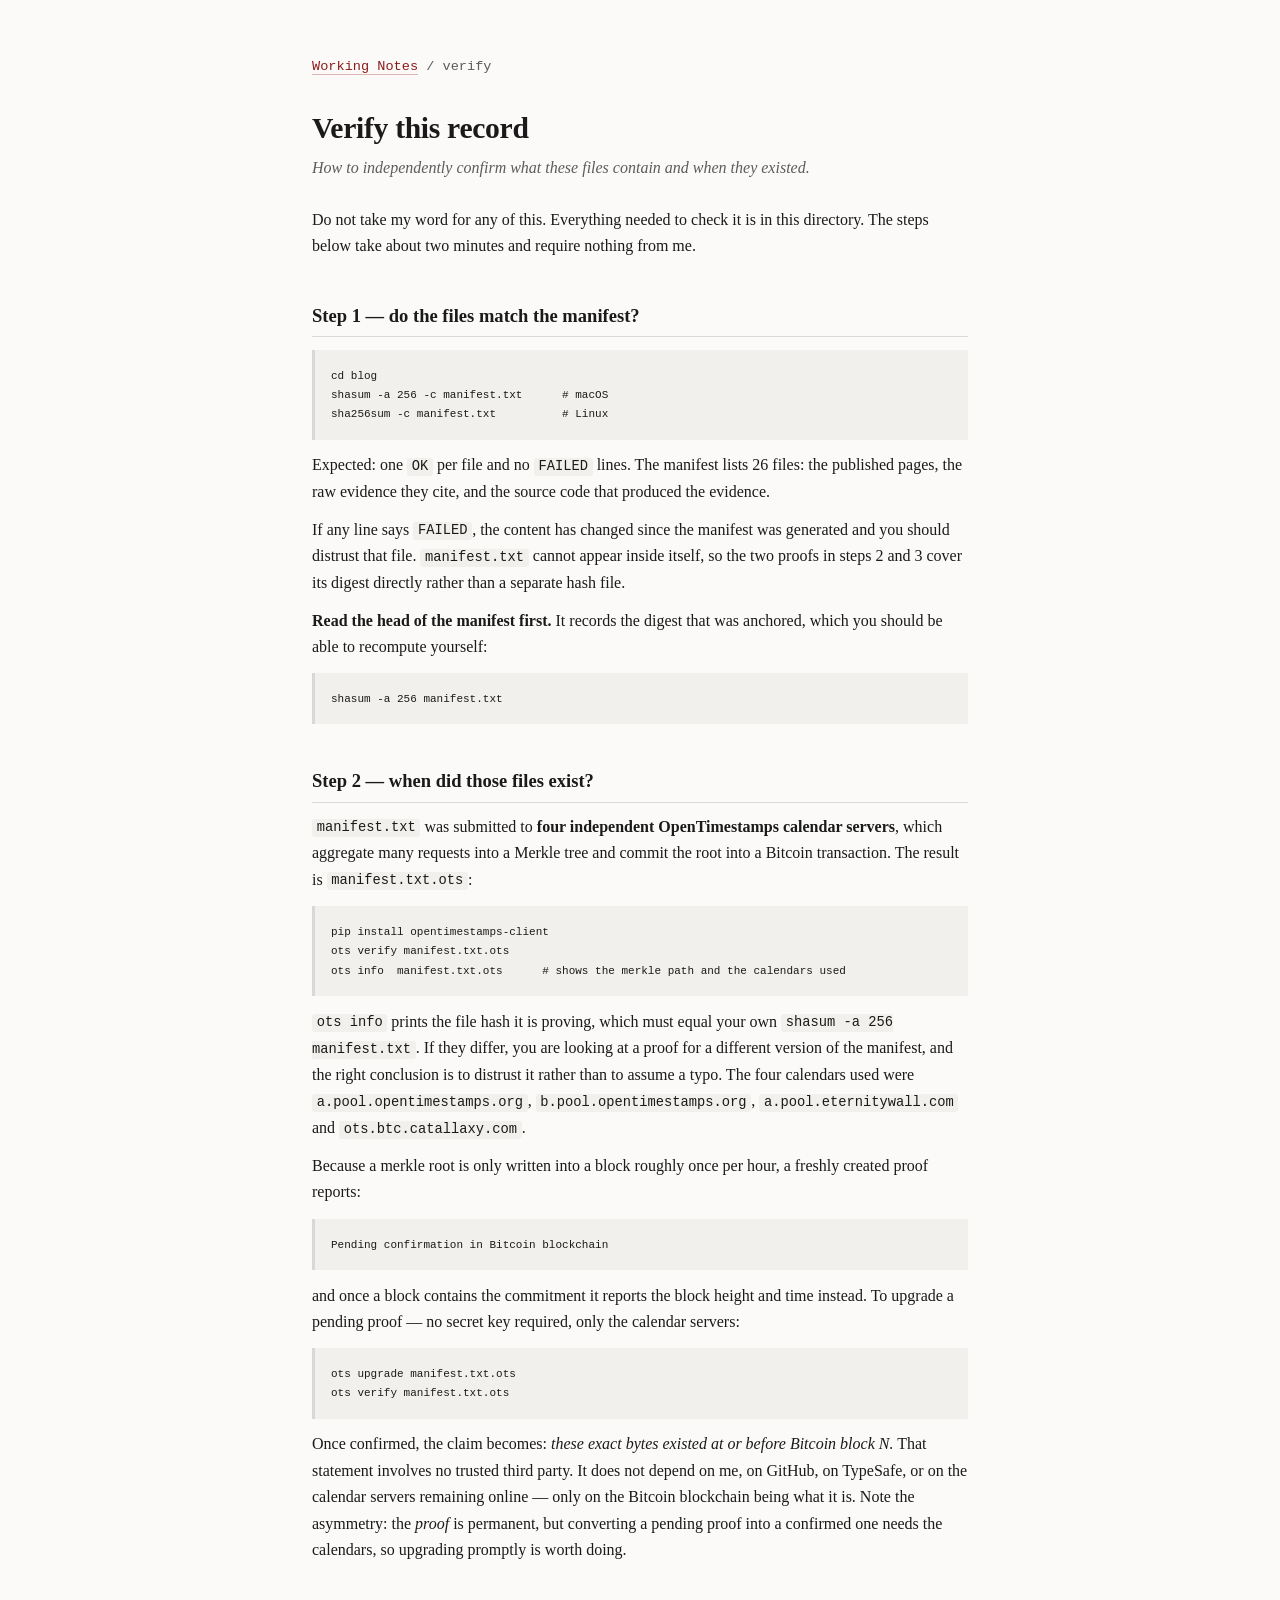
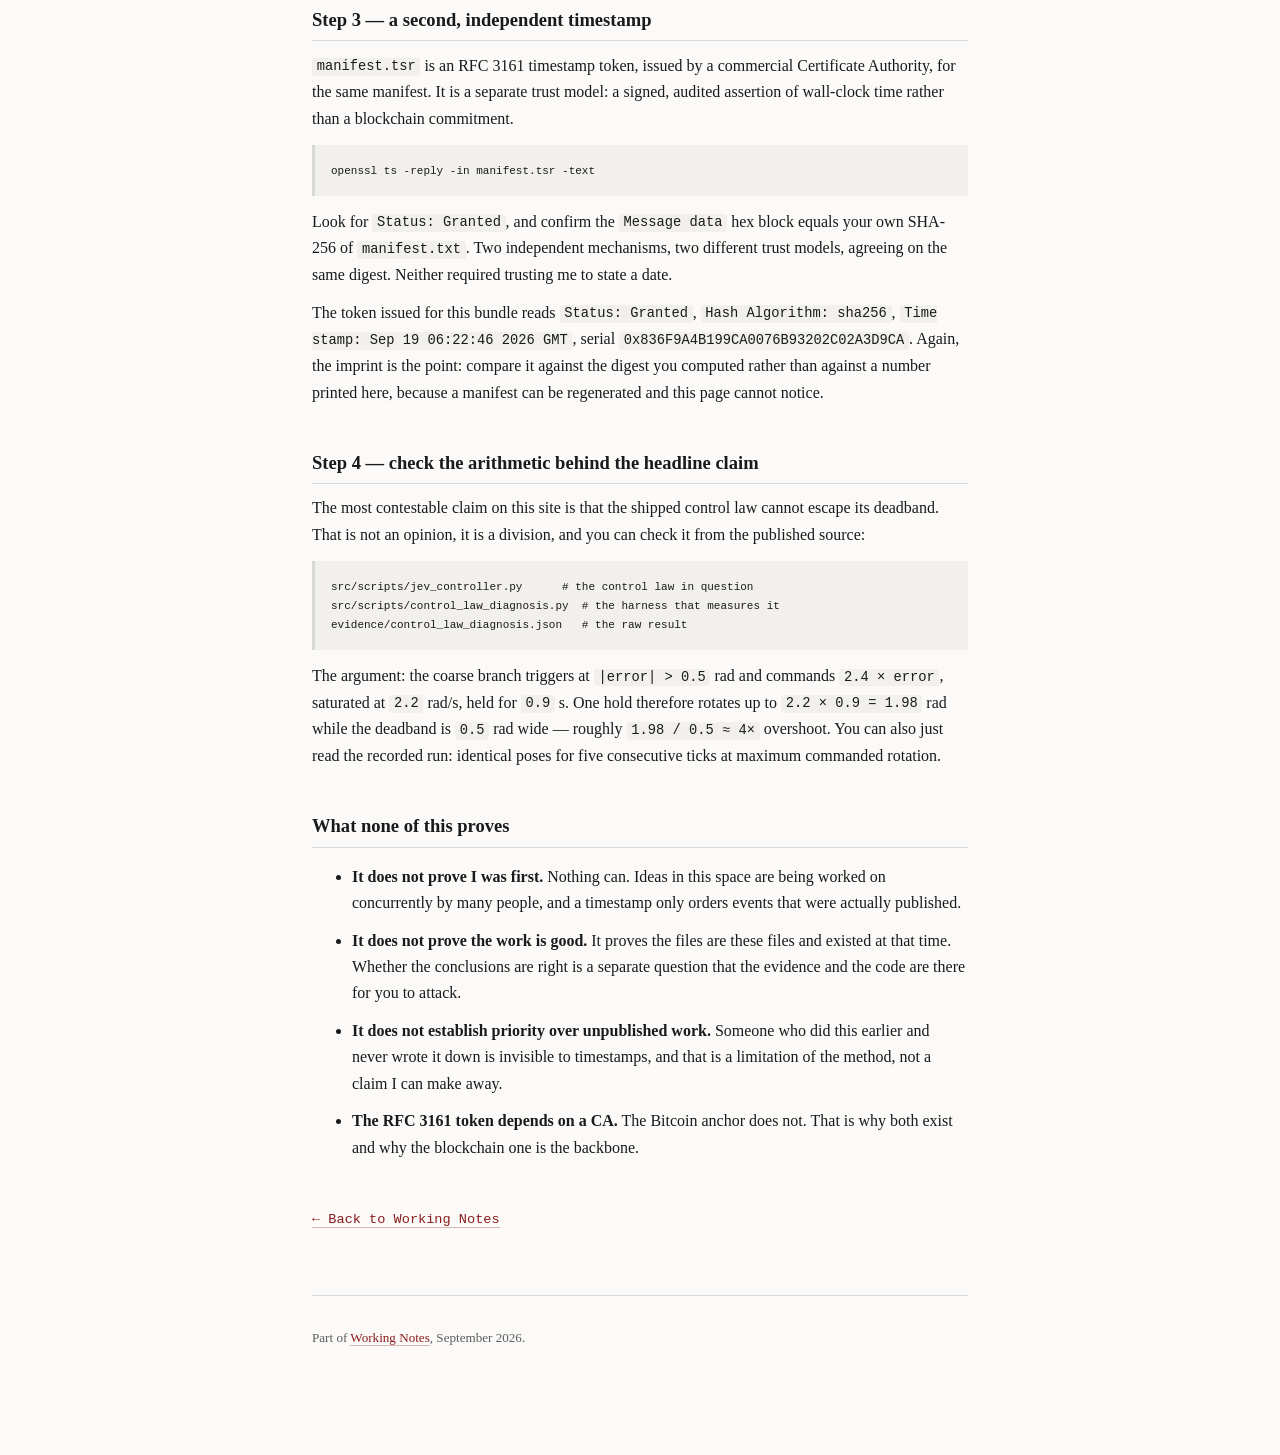
<file: blog/verify.html>
<!DOCTYPE html>
<html lang="en">
<head>
<meta charset="utf-8">
<meta name="viewport" content="width=device-width, initial-scale=1">
<title>Verify this record — Working Notes</title>
<meta name="robots" content="noindex, nofollow, noarchive">
<link rel="stylesheet" href="style.css">
</head>
<body>
<div class="wrap">

<p class="nav"><a href="index.html">Working Notes</a> / verify</p>
<h1>Verify this record</h1>
<p class="sub">How to independently confirm what these files contain and when they existed.</p>

<p>Do not take my word for any of this. Everything needed to check it is in this
directory. The steps below take about two minutes and require nothing from me.</p>

<h2>Step 1 — do the files match the manifest?</h2>

<pre><code>cd blog
shasum -a 256 -c manifest.txt      # macOS
sha256sum -c manifest.txt          # Linux</code></pre>

<p>Expected: one <code>OK</code> per file and no <code>FAILED</code> lines. The manifest
lists 26 files: the published pages, the raw evidence they cite, and the source code that
produced the evidence.</p>

<p>If any line says <code>FAILED</code>, the content has changed since the manifest was
generated and you should distrust that file. <code>manifest.txt</code> cannot appear inside
itself, so the two proofs in steps 2 and 3 cover its digest directly rather than a separate
hash file.</p>

<p><strong>Read the head of the manifest first.</strong> It records the digest that was
anchored, which you should be able to recompute yourself:</p>

<pre><code>shasum -a 256 manifest.txt</code></pre>

<h2>Step 2 — when did those files exist?</h2>

<p><code>manifest.txt</code> was submitted to <strong>four independent OpenTimestamps
calendar servers</strong>, which aggregate many requests into a Merkle tree and commit the
root into a Bitcoin transaction. The result is <code>manifest.txt.ots</code>:</p>

<pre><code>pip install opentimestamps-client
ots verify manifest.txt.ots
ots info  manifest.txt.ots      # shows the merkle path and the calendars used</code></pre>

<p><code>ots info</code> prints the file hash it is proving, which must equal your own
<code>shasum -a 256 manifest.txt</code>. If they differ, you are looking at a proof for a
different version of the manifest, and the right conclusion is to distrust it rather than
to assume a typo. The four calendars used were
<code>a.pool.opentimestamps.org</code>, <code>b.pool.opentimestamps.org</code>,
<code>a.pool.eternitywall.com</code> and <code>ots.btc.catallaxy.com</code>.</p>

<p>Because a merkle root is only written into a block roughly once per hour, a freshly
created proof reports:</p>

<pre><code>Pending confirmation in Bitcoin blockchain</code></pre>

<p>and once a block contains the commitment it reports the block height and time instead.
To upgrade a pending proof — no secret key required, only the calendar servers:</p>

<pre><code>ots upgrade manifest.txt.ots
ots verify manifest.txt.ots</code></pre>

<p>Once confirmed, the claim becomes: <em>these exact bytes existed at or before Bitcoin
block N.</em> That statement involves no trusted third party. It does not depend on me, on
GitHub, on TypeSafe, or on the calendar servers remaining online — only on the Bitcoin
blockchain being what it is. Note the asymmetry: the <em>proof</em> is permanent, but
converting a pending proof into a confirmed one needs the calendars, so upgrading promptly
is worth doing.</p>

<h2>Step 3 — a second, independent timestamp</h2>

<p><code>manifest.tsr</code> is an RFC&nbsp;3161 timestamp token, issued by a commercial
Certificate Authority, for the same manifest. It is a separate trust model: a signed,
audited assertion of wall-clock time rather than a blockchain commitment.</p>

<pre><code>openssl ts -reply -in manifest.tsr -text</code></pre>

<p>Look for <code>Status: Granted</code>, and confirm the <code>Message data</code> hex
block equals your own SHA-256 of <code>manifest.txt</code>. Two independent mechanisms,
two different trust models, agreeing on the same digest. Neither required trusting me to
state a date.</p>

<p>The token issued for this bundle reads <code>Status: Granted</code>,
<code>Hash Algorithm: sha256</code>, <code>Time stamp: Sep 19 06:22:46 2026 GMT</code>,
serial <code>0x836F9A4B199CA0076B93202C02A3D9CA</code>. Again, the imprint is the point:
compare it against the digest you computed rather than against a number printed here,
because a manifest can be regenerated and this page cannot notice.</p>

<h2>Step 4 — check the arithmetic behind the headline claim</h2>

<p>The most contestable claim on this site is that the shipped control law cannot escape
its deadband. That is not an opinion, it is a division, and you can check it from the
published source: </p>

<pre><code>src/scripts/jev_controller.py      # the control law in question
src/scripts/control_law_diagnosis.py  # the harness that measures it
evidence/control_law_diagnosis.json   # the raw result</code></pre>

<p>The argument: the coarse branch triggers at <code>|error| &gt; 0.5</code> rad and
commands <code>2.4 &times; error</code>, saturated at <code>2.2</code> rad/s, held for
<code>0.9</code> s. One hold therefore rotates up to <code>2.2 &times; 0.9 = 1.98</code> rad
while the deadband is <code>0.5</code> rad wide — roughly <code>1.98 / 0.5 &asymp; 4&times;</code>
overshoot. You can also just read the recorded run: identical poses for five consecutive
ticks at maximum commanded rotation.</p>

<h2>What none of this proves</h2>

<ul>
<li><strong>It does not prove I was first.</strong> Nothing can. Ideas in this space are
    being worked on concurrently by many people, and a timestamp only orders events that
    were actually published.</li>
<li><strong>It does not prove the work is good.</strong> It proves the files are these
    files and existed at that time. Whether the conclusions are right is a separate
    question that the evidence and the code are there for you to attack.</li>
<li><strong>It does not establish priority over unpublished work.</strong> Someone who
    did this earlier and never wrote it down is invisible to timestamps, and that is a
    limitation of the method, not a claim I can make away.</li>
<li><strong>The RFC 3161 token depends on a CA.</strong> The Bitcoin anchor does not. That
    is why both exist and why the blockchain one is the backbone.</li>
</ul>

<p class="nav" style="margin-top:3rem">
<a href="index.html">&larr; Back to Working Notes</a>
</p>

<div class="foot">
<p>Part of <a href="index.html">Working Notes</a>, September 2026.</p>
</div>

</div>
</body>
</html>
</file>
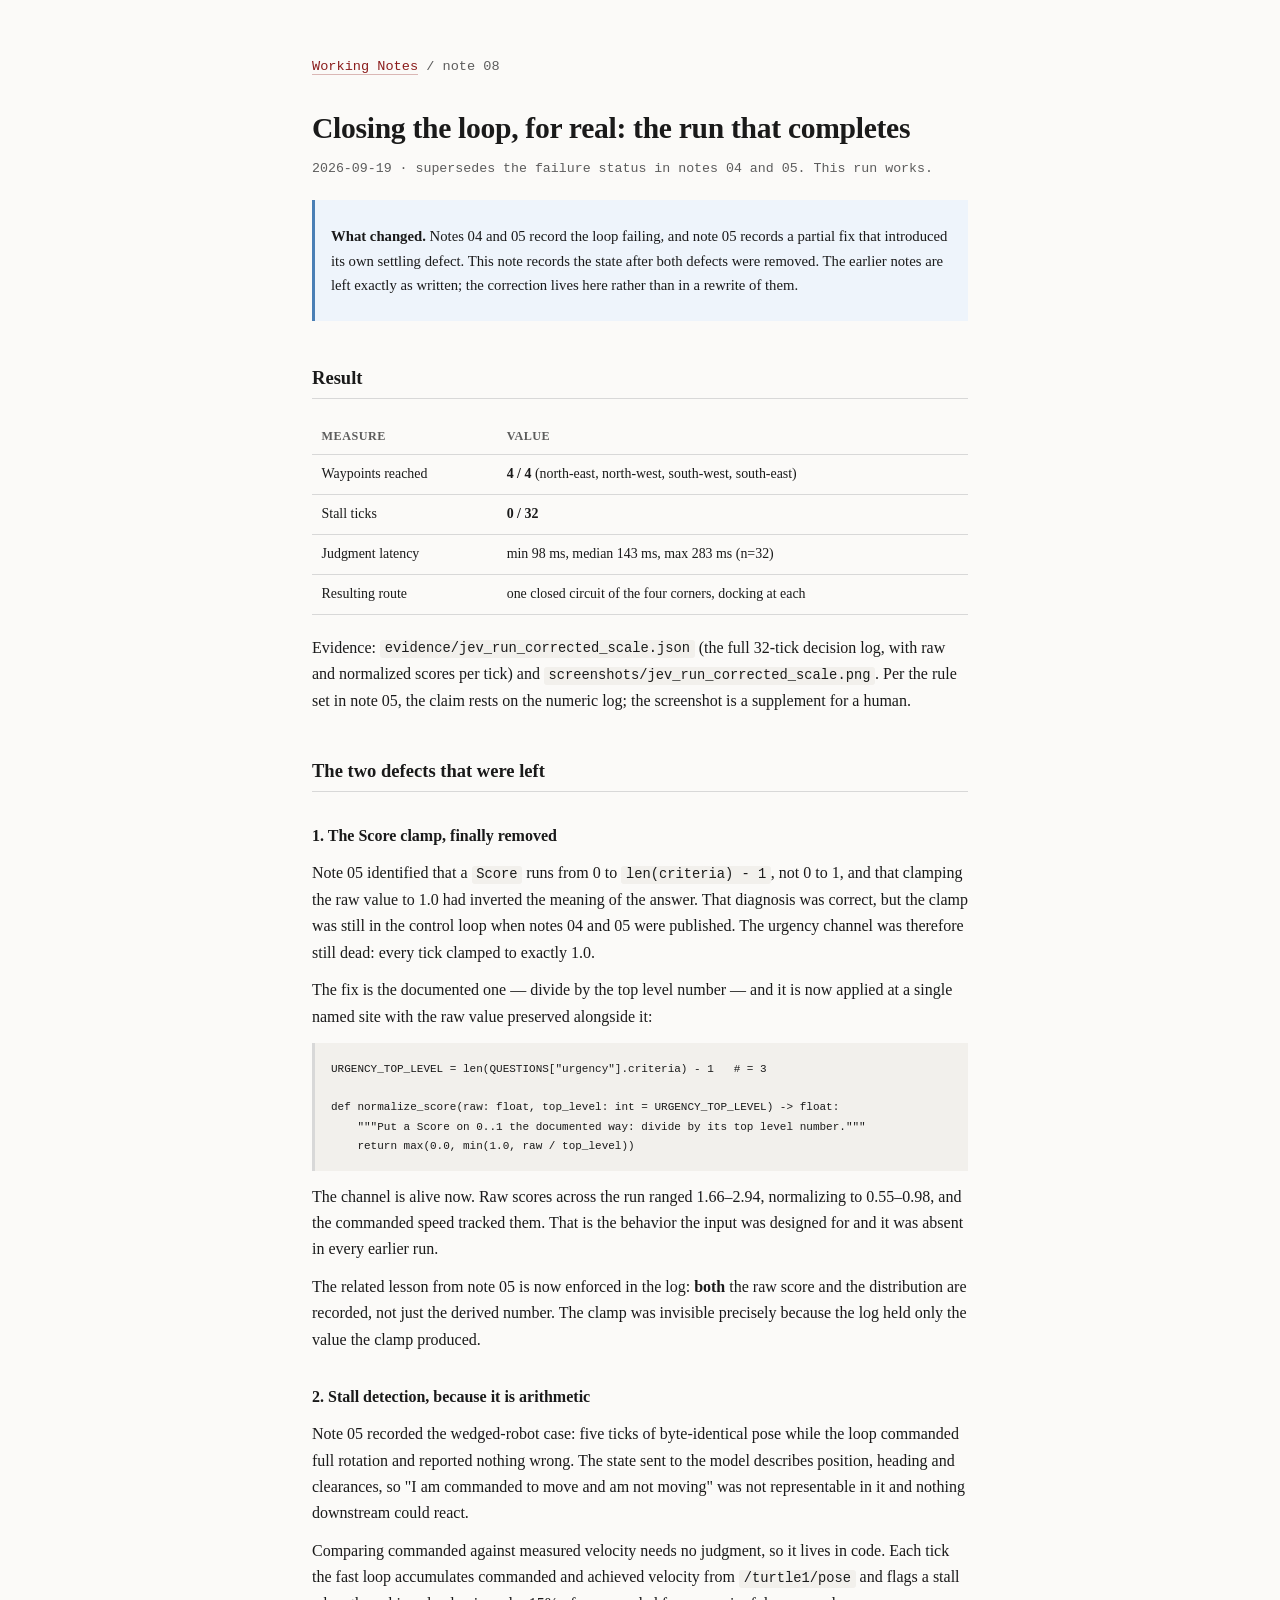
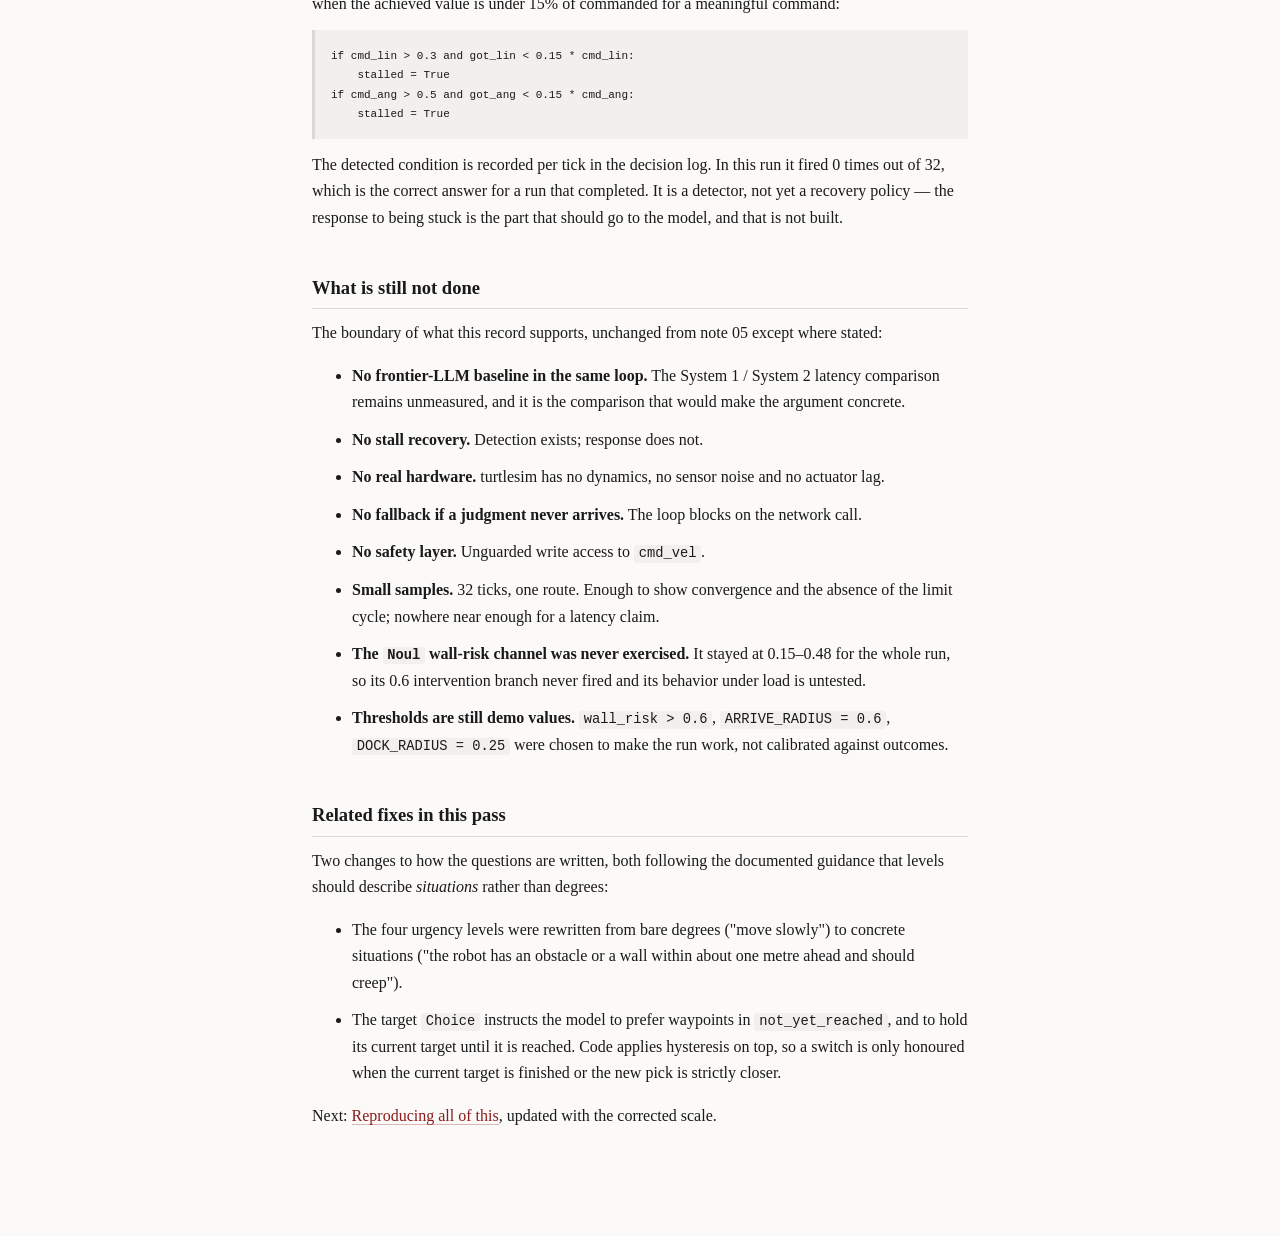
<file: notes/jev-closed-loop-corrected.html>
<!DOCTYPE html>
<html lang="en">
<head>
<meta charset="utf-8">
<meta name="viewport" content="width=device-width, initial-scale=1">
<title>Closing the loop, for real: the run that completes — Working Notes</title>
<meta name="robots" content="noindex, nofollow, noarchive">
<link rel="stylesheet" href="../style.css">
</head>
<body>
<div class="wrap">

<p class="nav"><a href="../index.html">Working Notes</a> / note 08</p>
<h1>Closing the loop, for real: the run that completes</h1>
<p class="meta">2026-09-19 &middot; supersedes the failure status in notes 04 and 05. This run works.</p>

<div class="callout">
<p><strong>What changed.</strong> Notes 04 and 05 record the loop failing, and note 05 records a
partial fix that introduced its own settling defect. This note records the state after both
defects were removed. The earlier notes are left exactly as written; the correction lives
here rather than in a rewrite of them.</p>
</div>

<h2>Result</h2>

<table>
<thead><tr><th>Measure</th><th>Value</th></tr></thead>
<tbody>
<tr><td>Waypoints reached</td><td><strong>4 / 4</strong> (north-east, north-west, south-west, south-east)</td></tr>
<tr><td>Stall ticks</td><td><strong>0 / 32</strong></td></tr>
<tr><td>Judgment latency</td><td>min 98 ms, median 143 ms, max 283 ms (n=32)</td></tr>
<tr><td>Resulting route</td><td>one closed circuit of the four corners, docking at each</td></tr>
</tbody>
</table>

<p>Evidence: <code>evidence/jev_run_corrected_scale.json</code> (the full 32-tick decision log, with
raw and normalized scores per tick) and <code>screenshots/jev_run_corrected_scale.png</code>. Per the
rule set in note 05, the claim rests on the numeric log; the screenshot is a supplement for a human.</p>

<h2>The two defects that were left</h2>

<h3>1. The Score clamp, finally removed</h3>

<p>Note 05 identified that a <code>Score</code> runs from 0 to <code>len(criteria) - 1</code>, not 0 to 1,
and that clamping the raw value to 1.0 had inverted the meaning of the answer. That diagnosis was
correct, but the clamp was still in the control loop when notes 04 and 05 were published. The
urgency channel was therefore still dead: every tick clamped to exactly 1.0.</p>

<p>The fix is the documented one &mdash; divide by the top level number &mdash; and it is now applied
at a single named site with the raw value preserved alongside it:</p>

<pre><code>URGENCY_TOP_LEVEL = len(QUESTIONS["urgency"].criteria) - 1   # = 3

def normalize_score(raw: float, top_level: int = URGENCY_TOP_LEVEL) -&gt; float:
    """Put a Score on 0..1 the documented way: divide by its top level number."""
    return max(0.0, min(1.0, raw / top_level))</code></pre>

<p>The channel is alive now. Raw scores across the run ranged 1.66&ndash;2.94, normalizing to
0.55&ndash;0.98, and the commanded speed tracked them. That is the behavior the input was designed
for and it was absent in every earlier run.</p>

<p>The related lesson from note 05 is now enforced in the log: <strong>both</strong> the raw score and
the distribution are recorded, not just the derived number. The clamp was invisible precisely
because the log held only the value the clamp produced.</p>

<h3>2. Stall detection, because it is arithmetic</h3>

<p>Note 05 recorded the wedged-robot case: five ticks of byte-identical pose while the loop
commanded full rotation and reported nothing wrong. The state sent to the model describes position,
heading and clearances, so "I am commanded to move and am not moving" was not representable in it
and nothing downstream could react.</p>

<p>Comparing commanded against measured velocity needs no judgment, so it lives in code. Each tick
the fast loop accumulates commanded and achieved velocity from <code>/turtle1/pose</code> and flags a
stall when the achieved value is under 15% of commanded for a meaningful command:</p>

<pre><code>if cmd_lin &gt; 0.3 and got_lin &lt; 0.15 * cmd_lin:
    stalled = True
if cmd_ang &gt; 0.5 and got_ang &lt; 0.15 * cmd_ang:
    stalled = True</code></pre>

<p>The detected condition is recorded per tick in the decision log. In this run it fired 0 times out
of 32, which is the correct answer for a run that completed. It is a detector, not yet a recovery
policy &mdash; the response to being stuck is the part that should go to the model, and that is not
built.</p>

<h2>What is still not done</h2>

<p>The boundary of what this record supports, unchanged from note 05 except where stated:</p>

<ul>
<li><strong>No frontier-LLM baseline in the same loop.</strong> The System 1 / System 2 latency
comparison remains unmeasured, and it is the comparison that would make the argument concrete.</li>
<li><strong>No stall recovery.</strong> Detection exists; response does not.</li>
<li><strong>No real hardware.</strong> turtlesim has no dynamics, no sensor noise and no actuator lag.</li>
<li><strong>No fallback if a judgment never arrives.</strong> The loop blocks on the network call.</li>
<li><strong>No safety layer.</strong> Unguarded write access to <code>cmd_vel</code>.</li>
<li><strong>Small samples.</strong> 32 ticks, one route. Enough to show convergence and the absence of
the limit cycle; nowhere near enough for a latency claim.</li>
<li><strong>The <code>Noul</code> wall-risk channel was never exercised.</strong> It stayed at
0.15&ndash;0.48 for the whole run, so its 0.6 intervention branch never fired and its behavior under
load is untested.</li>
<li><strong>Thresholds are still demo values.</strong> <code>wall_risk &gt; 0.6</code>,
<code>ARRIVE_RADIUS = 0.6</code>, <code>DOCK_RADIUS = 0.25</code> were chosen to make the run work,
not calibrated against outcomes.</li>
</ul>

<h2>Related fixes in this pass</h2>

<p>Two changes to how the questions are written, both following the documented guidance that levels
should describe <em>situations</em> rather than degrees:</p>

<ul>
<li>The four urgency levels were rewritten from bare degrees ("move slowly") to concrete
situations ("the robot has an obstacle or a wall within about one metre ahead and should creep").</li>
<li>The target <code>Choice</code> instructs the model to prefer waypoints in
<code>not_yet_reached</code>, and to hold its current target until it is reached. Code applies
hysteresis on top, so a switch is only honoured when the current target is finished or the new pick
is strictly closer.</li>
</ul>

<p>Next: <a href="reproduce.html">Reproducing all of this</a>, updated with the corrected scale.</p>

</div>
</body>
</html>
</file>
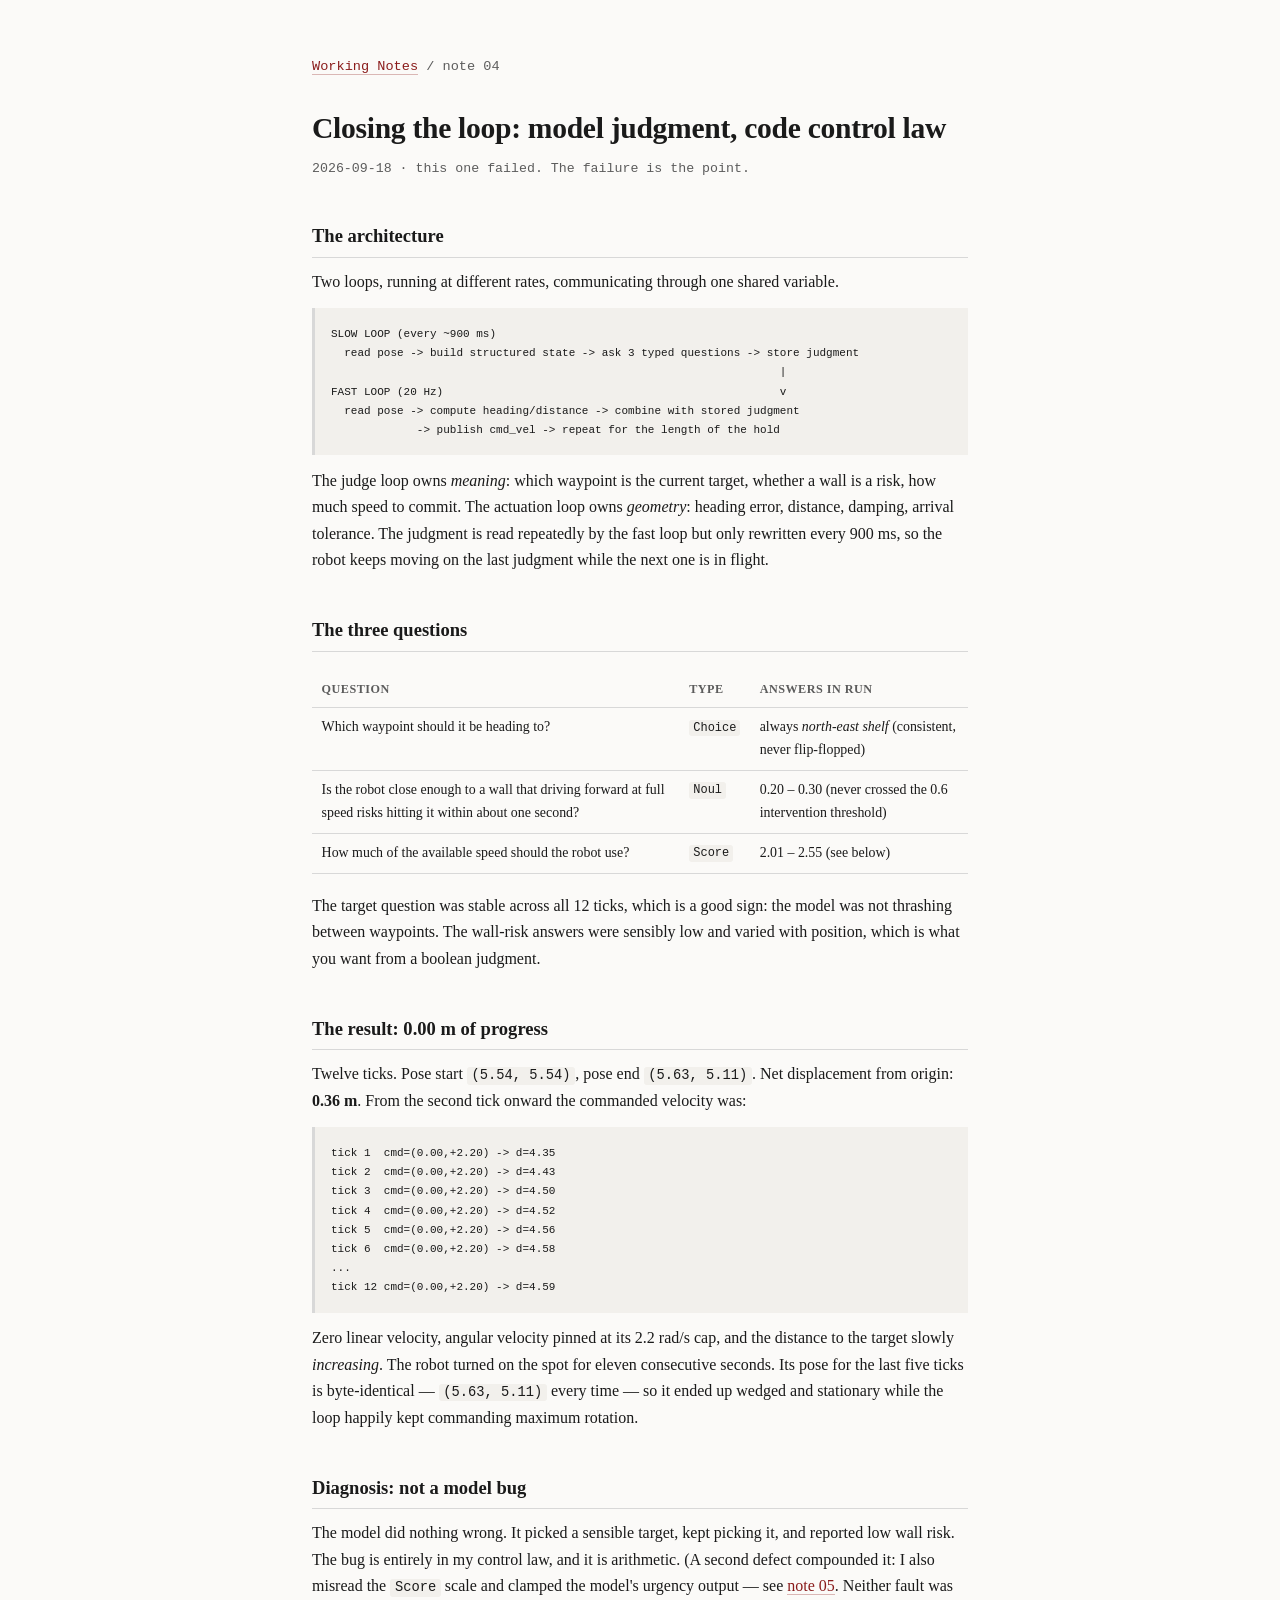
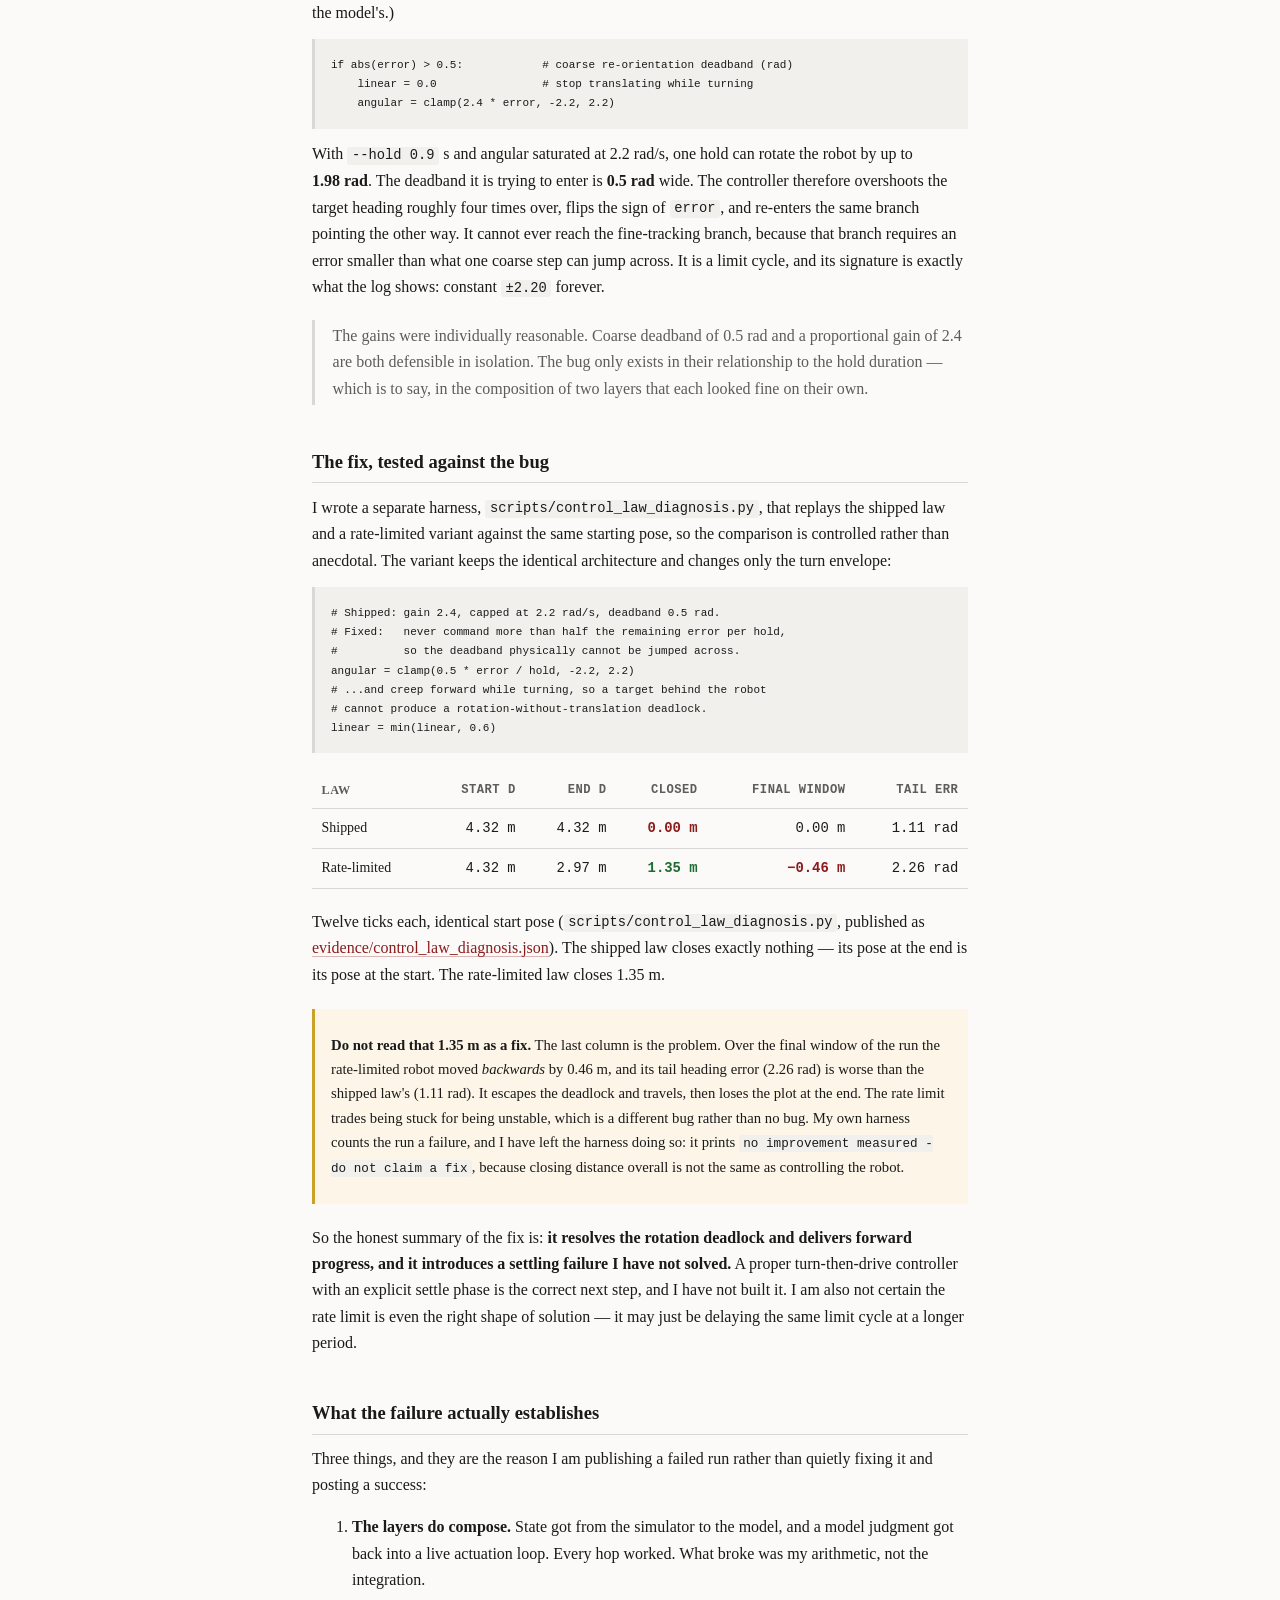
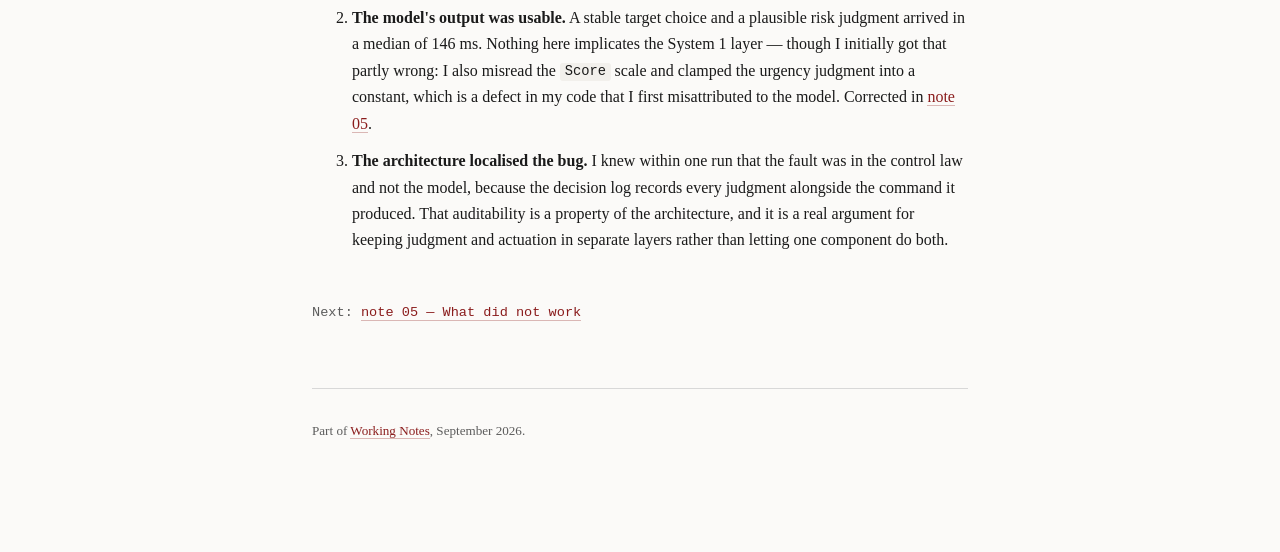
<file: notes/jev-closed-loop.html>
<!DOCTYPE html>
<html lang="en">
<head>
<meta charset="utf-8">
<meta name="viewport" content="width=device-width, initial-scale=1">
<title>Closing the loop: model judgment, code control law — Working Notes</title>
<meta name="robots" content="noindex, nofollow, noarchive">
<link rel="stylesheet" href="../style.css">
</head>
<body>
<div class="wrap">

<p class="nav"><a href="../index.html">Working Notes</a> / note 04</p>
<h1>Closing the loop: model judgment, code control law</h1>
<p class="meta">2026-09-18 &middot; this one failed. The failure is the point.</p>

<h2>The architecture</h2>

<p>Two loops, running at different rates, communicating through one shared variable.</p>

<pre><code>SLOW LOOP (every ~900 ms)
  read pose -&gt; build structured state -&gt; ask 3 typed questions -&gt; store judgment
                                                                    |
FAST LOOP (20 Hz)                                                   v
  read pose -&gt; compute heading/distance -&gt; combine with stored judgment
             -&gt; publish cmd_vel -&gt; repeat for the length of the hold</code></pre>

<p>The judge loop owns <em>meaning</em>: which waypoint is the current target, whether a
wall is a risk, how much speed to commit. The actuation loop owns <em>geometry</em>:
heading error, distance, damping, arrival tolerance. The judgment is read repeatedly by the
fast loop but only rewritten every 900&nbsp;ms, so the robot keeps moving on the last
judgment while the next one is in flight.</p>

<h2>The three questions</h2>

<table>
<thead><tr><th>Question</th><th>Type</th><th>Answers in run</th></tr></thead>
<tbody>
<tr>
  <td>Which waypoint should it be heading to?</td>
  <td><code>Choice</code></td>
  <td>always <em>north-east shelf</em> (consistent, never flip-flopped)</td>
</tr>
<tr>
  <td>Is the robot close enough to a wall that driving forward at full speed risks
      hitting it within about one second?</td>
  <td><code>Noul</code></td>
  <td>0.20 – 0.30 (never crossed the 0.6 intervention threshold)</td>
</tr>
<tr>
  <td>How much of the available speed should the robot use?</td>
  <td><code>Score</code></td>
  <td>2.01 – 2.55 (see below)</td>
</tr>
</tbody>
</table>

<p>The target question was stable across all 12 ticks, which is a good sign: the model was
not thrashing between waypoints. The wall-risk answers were sensibly low and varied with
position, which is what you want from a boolean judgment.</p>

<h2>The result: 0.00 m of progress</h2>

<p>Twelve ticks. Pose start <code>(5.54, 5.54)</code>, pose end <code>(5.63, 5.11)</code>.
Net displacement from origin: <strong>0.36&nbsp;m</strong>. From the second tick onward the
commanded velocity was:</p>

<pre><code>tick 1  cmd=(0.00,+2.20) -&gt; d=4.35
tick 2  cmd=(0.00,+2.20) -&gt; d=4.43
tick 3  cmd=(0.00,+2.20) -&gt; d=4.50
tick 4  cmd=(0.00,+2.20) -&gt; d=4.52
tick 5  cmd=(0.00,+2.20) -&gt; d=4.56
tick 6  cmd=(0.00,+2.20) -&gt; d=4.58
...
tick 12 cmd=(0.00,+2.20) -&gt; d=4.59</code></pre>

<p>Zero linear velocity, angular velocity pinned at its 2.2&nbsp;rad/s cap, and the
distance to the target slowly <em>increasing</em>. The robot turned on the spot for eleven
consecutive seconds. Its pose for the last five ticks is byte-identical —
<code>(5.63, 5.11)</code> every time — so it ended up wedged and stationary while the loop
happily kept commanding maximum rotation.</p>

<h2>Diagnosis: not a model bug</h2>

<p>The model did nothing wrong. It picked a sensible target, kept picking it, and reported
low wall risk. The bug is entirely in my control law, and it is arithmetic. (A second defect
compounded it: I also misread the <code>Score</code> scale and clamped the model's urgency
output — see <a href="what-did-not-work.html">note 05</a>. Neither fault was the model's.)</p>

<pre><code>if abs(error) &gt; 0.5:            # coarse re-orientation deadband (rad)
    linear = 0.0                # stop translating while turning
    angular = clamp(2.4 * error, -2.2, 2.2)</code></pre>

<p>With <code>--hold 0.9</code> s and angular saturated at 2.2&nbsp;rad/s, one hold can
rotate the robot by up to <strong>1.98&nbsp;rad</strong>. The deadband it is trying to enter
is <strong>0.5&nbsp;rad</strong> wide. The controller therefore overshoots the target
heading roughly four times over, flips the sign of <code>error</code>, and re-enters the
same branch pointing the other way. It cannot ever reach the fine-tracking branch, because
that branch requires an error smaller than what one coarse step can jump across.
It is a limit cycle, and its signature is exactly what the log shows: constant
<code>±2.20</code> forever.</p>

<blockquote>
The gains were individually reasonable. Coarse deadband of 0.5&nbsp;rad and a
proportional gain of 2.4 are both defensible in isolation. The bug only exists in their
relationship to the hold duration — which is to say, in the composition of two layers that
each looked fine on their own.
</blockquote>

<h2>The fix, tested against the bug</h2>

<p>I wrote a separate harness, <code>scripts/control_law_diagnosis.py</code>, that replays
the shipped law and a rate-limited variant against the same starting pose, so the
comparison is controlled rather than anecdotal. The variant keeps the identical
architecture and changes only the turn envelope:</p>

<pre><code># Shipped: gain 2.4, capped at 2.2 rad/s, deadband 0.5 rad.
# Fixed:   never command more than half the remaining error per hold,
#          so the deadband physically cannot be jumped across.
angular = clamp(0.5 * error / hold, -2.2, 2.2)
# ...and creep forward while turning, so a target behind the robot
# cannot produce a rotation-without-translation deadlock.
linear = min(linear, 0.6)</code></pre>

<table>
<thead><tr><th>Law</th><th class="num">Start d</th><th class="num">End d</th><th class="num">Closed</th><th class="num">Final window</th><th class="num">Tail err</th></tr></thead>
<tbody>
<tr><td>Shipped</td><td class="num">4.32 m</td><td class="num">4.32 m</td><td class="num fail">0.00 m</td><td class="num">0.00 m</td><td class="num">1.11 rad</td></tr>
<tr><td>Rate-limited</td><td class="num">4.32 m</td><td class="num">2.97 m</td><td class="num pass">1.35 m</td><td class="num fail">−0.46 m</td><td class="num">2.26 rad</td></tr>
</tbody>
</table>

<p>Twelve ticks each, identical start pose (<code>scripts/control_law_diagnosis.py</code>,
published as <a href="../evidence/control_law_diagnosis.json">evidence/control_law_diagnosis.json</a>).
The shipped law closes exactly nothing — its pose at the end is its pose at the start. The
rate-limited law closes 1.35&nbsp;m.</p>

<div class="note">
<p><strong>Do not read that 1.35&nbsp;m as a fix.</strong> The last column is the problem.
Over the final window of the run the rate-limited robot moved <em>backwards</em> by
0.46&nbsp;m, and its tail heading error (2.26&nbsp;rad) is worse than the shipped law's
(1.11&nbsp;rad). It escapes the deadlock and travels, then loses the plot at the end. The
rate limit trades being stuck for being unstable, which is a different bug rather than no
bug. My own harness counts the run a failure, and I have left the harness doing so:
it prints <code>no improvement measured - do not claim a fix</code>, because closing
distance overall is not the same as controlling the robot.</p>
</div>

<p>So the honest summary of the fix is: <strong>it resolves the rotation deadlock and
delivers forward progress, and it introduces a settling failure I have not solved.</strong>
A proper turn-then-drive controller with an explicit settle phase is the correct next step,
and I have not built it. I am also not certain the rate limit is even the right shape of
solution — it may just be delaying the same limit cycle at a longer period.</p>

<h2>What the failure actually establishes</h2>

<p>Three things, and they are the reason I am publishing a failed run rather than quietly
fixing it and posting a success:</p>

<ol>
<li><strong>The layers do compose.</strong> State got from the simulator to the model,
    and a model judgment got back into a live actuation loop. Every hop worked. What broke
    was my arithmetic, not the integration.</li>
<li><strong>The model's output was usable.</strong> A stable target choice and a
    plausible risk judgment arrived in a median of 146&nbsp;ms. Nothing here implicates the
    System&nbsp;1 layer — though I initially got that partly wrong: I also misread the
    <code>Score</code> scale and clamped the urgency judgment into a constant, which is a
    defect in my code that I first misattributed to the model. Corrected in
    <a href="what-did-not-work.html">note 05</a>.</li>
<li><strong>The architecture localised the bug.</strong> I knew within one run that the
    fault was in the control law and not the model, because the decision log records every
    judgment alongside the command it produced. That auditability is a property of the
    architecture, and it is a real argument for keeping judgment and actuation in separate
    layers rather than letting one component do both.</li>
</ol>

<p class="nav" style="margin-top:3rem">
Next: <a href="what-did-not-work.html">note 05 — What did not work</a>
</p>

<div class="foot">
<p>Part of <a href="../index.html">Working Notes</a>, September 2026.</p>
</div>

</div>
</body>
</html>
</file>
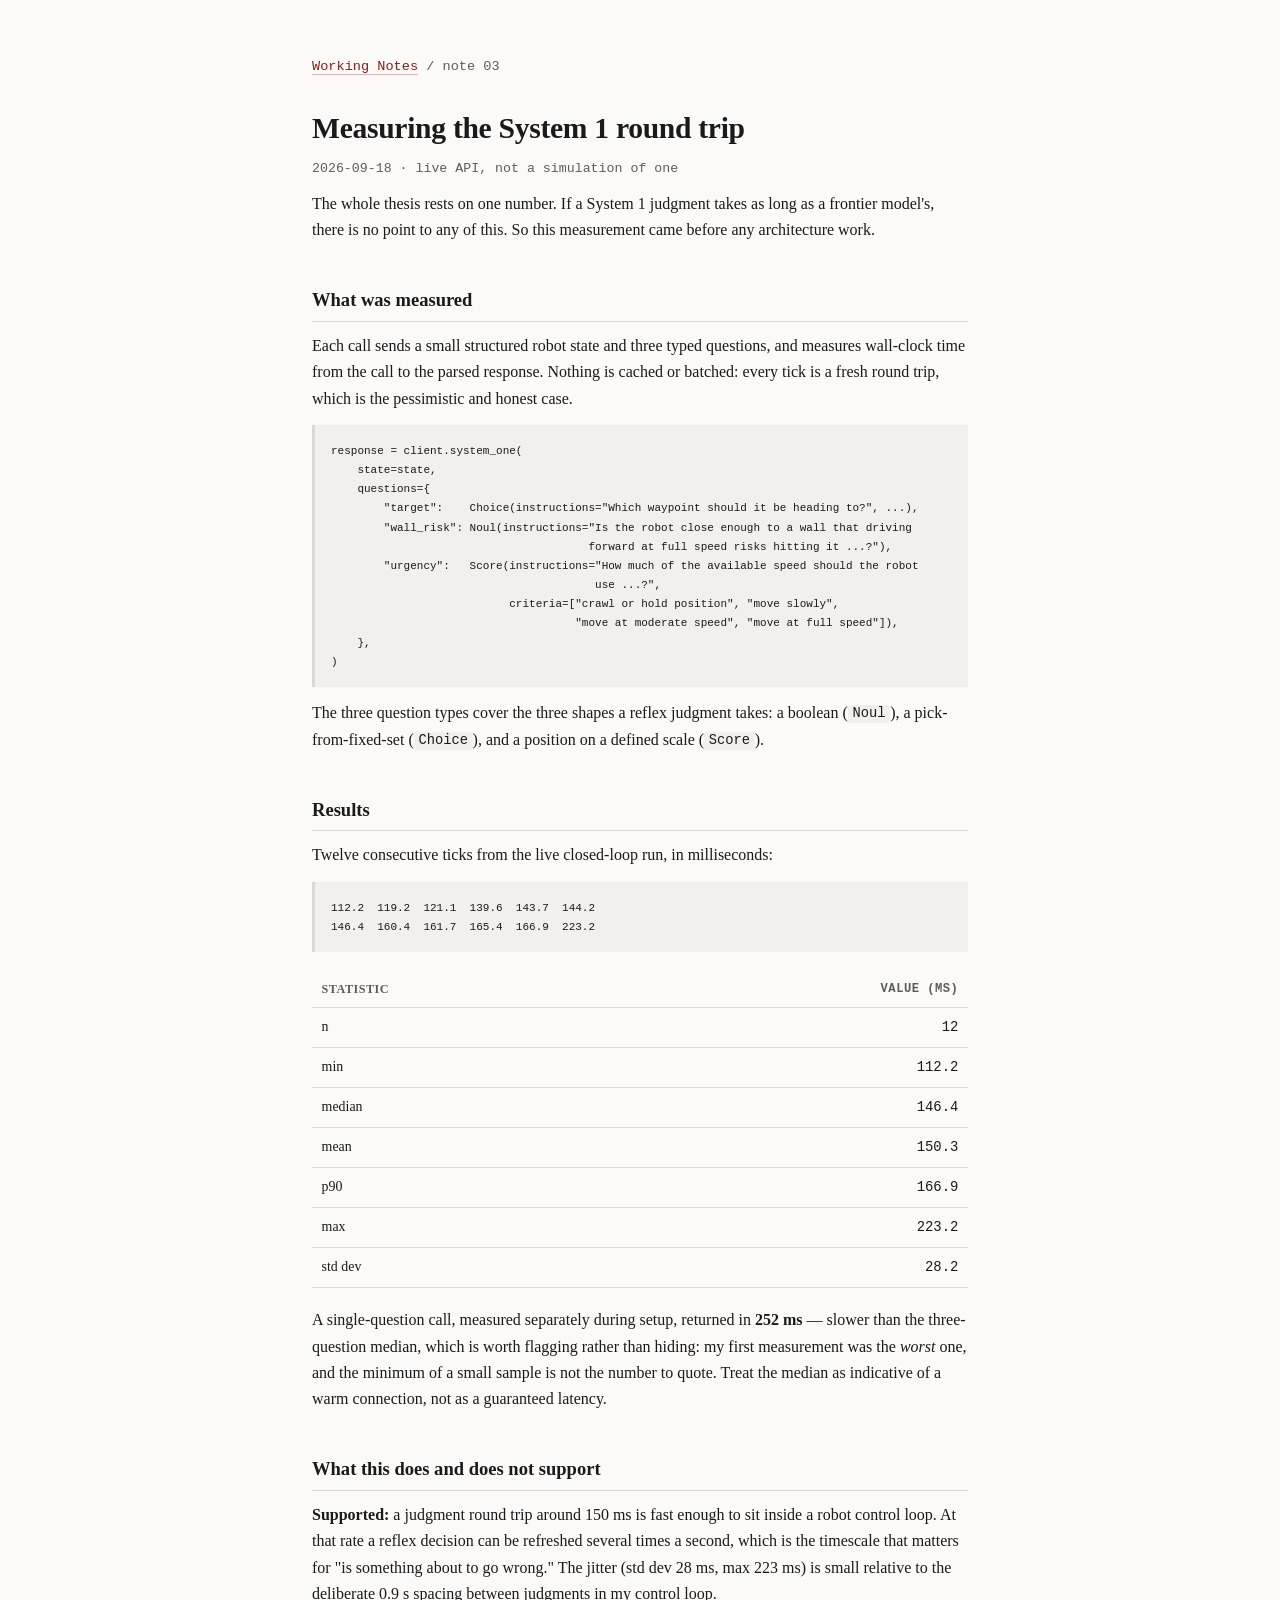
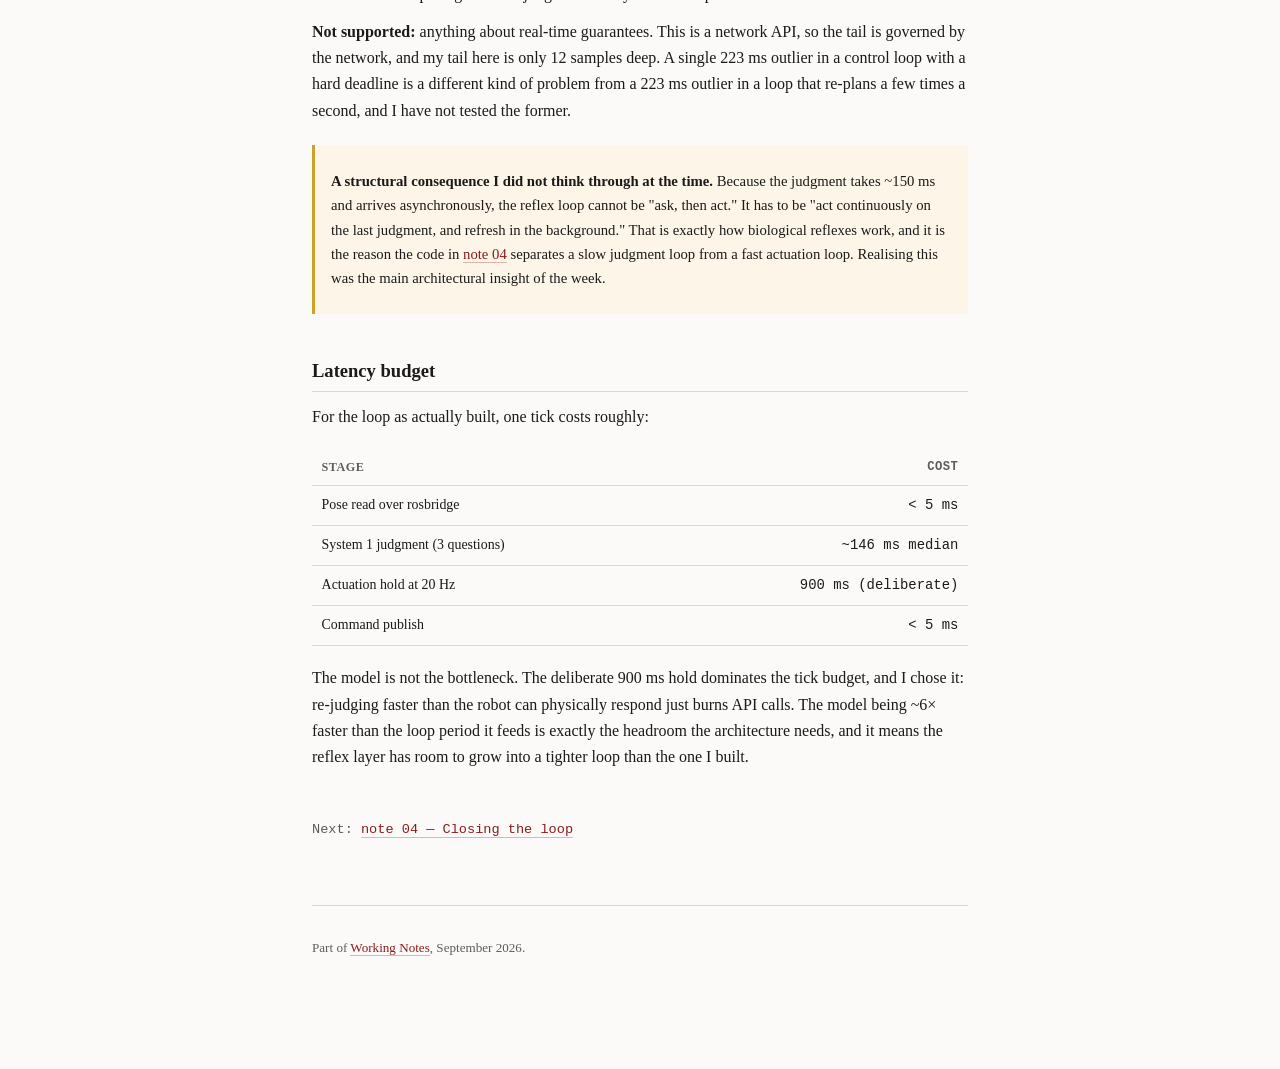
<file: notes/jev-latency.html>
<!DOCTYPE html>
<html lang="en">
<head>
<meta charset="utf-8">
<meta name="viewport" content="width=device-width, initial-scale=1">
<title>Measuring the System 1 round trip — Working Notes</title>
<meta name="robots" content="noindex, nofollow, noarchive">
<link rel="stylesheet" href="../style.css">
</head>
<body>
<div class="wrap">

<p class="nav"><a href="../index.html">Working Notes</a> / note 03</p>
<h1>Measuring the System 1 round trip</h1>
<p class="meta">2026-09-18 &middot; live API, not a simulation of one</p>

<p>The whole thesis rests on one number. If a System&nbsp;1 judgment takes as long as a
frontier model's, there is no point to any of this. So this measurement came before any
architecture work.</p>

<h2>What was measured</h2>

<p>Each call sends a small structured robot state and three typed questions, and measures
wall-clock time from the call to the parsed response. Nothing is cached or batched: every
tick is a fresh round trip, which is the pessimistic and honest case.</p>

<pre><code>response = client.system_one(
    state=state,
    questions={
        "target":    Choice(instructions="Which waypoint should it be heading to?", ...),
        "wall_risk": Noul(instructions="Is the robot close enough to a wall that driving
                                       forward at full speed risks hitting it ...?"),
        "urgency":   Score(instructions="How much of the available speed should the robot
                                        use ...?",
                           criteria=["crawl or hold position", "move slowly",
                                     "move at moderate speed", "move at full speed"]),
    },
)</code></pre>

<p>The three question types cover the three shapes a reflex judgment takes: a boolean
(<code>Noul</code>), a pick-from-fixed-set (<code>Choice</code>), and a position on a
defined scale (<code>Score</code>).</p>

<h2>Results</h2>

<p>Twelve consecutive ticks from the live closed-loop run, in milliseconds:</p>

<pre><code>112.2  119.2  121.1  139.6  143.7  144.2
146.4  160.4  161.7  165.4  166.9  223.2</code></pre>

<table>
<thead><tr><th>Statistic</th><th class="num">Value (ms)</th></tr></thead>
<tbody>
<tr><td>n</td><td class="num">12</td></tr>
<tr><td>min</td><td class="num">112.2</td></tr>
<tr><td>median</td><td class="num">146.4</td></tr>
<tr><td>mean</td><td class="num">150.3</td></tr>
<tr><td>p90</td><td class="num">166.9</td></tr>
<tr><td>max</td><td class="num">223.2</td></tr>
<tr><td>std dev</td><td class="num">28.2</td></tr>
</tbody>
</table>

<p>A single-question call, measured separately during setup, returned in
<strong>252&nbsp;ms</strong> — slower than the three-question median, which is worth
flagging rather than hiding: my first measurement was the <em>worst</em> one, and the
minimum of a small sample is not the number to quote. Treat the median as indicative of
a warm connection, not as a guaranteed latency.</p>

<h2>What this does and does not support</h2>

<p><strong>Supported:</strong> a judgment round trip around 150&nbsp;ms is fast enough to
sit inside a robot control loop. At that rate a reflex decision can be refreshed several
times a second, which is the timescale that matters for "is something about to go wrong."
The jitter (std dev 28&nbsp;ms, max 223&nbsp;ms) is small relative to the deliberate
0.9&nbsp;s spacing between judgments in my control loop.</p>

<p><strong>Not supported:</strong> anything about real-time guarantees. This is a network
API, so the tail is governed by the network, and my tail here is only 12 samples deep. A
single 223&nbsp;ms outlier in a control loop with a hard deadline is a different kind of
problem from a 223&nbsp;ms outlier in a loop that re-plans a few times a second, and I have
not tested the former.</p>

<div class="note">
<p><strong>A structural consequence I did not think through at the time.</strong> Because
the judgment takes ~150&nbsp;ms and arrives asynchronously, the reflex loop cannot be
"ask, then act." It has to be "act continuously on the last judgment, and refresh in the
background." That is exactly how biological reflexes work, and it is the reason the code
in <a href="jev-closed-loop.html">note 04</a> separates a slow judgment loop from a fast
actuation loop. Realising this was the main architectural insight of the week.</p>
</div>

<h2>Latency budget</h2>

<p>For the loop as actually built, one tick costs roughly:</p>

<table>
<thead><tr><th>Stage</th><th class="num">Cost</th></tr></thead>
<tbody>
<tr><td>Pose read over rosbridge</td><td class="num">&lt; 5&nbsp;ms</td></tr>
<tr><td>System 1 judgment (3 questions)</td><td class="num">~146&nbsp;ms median</td></tr>
<tr><td>Actuation hold at 20&nbsp;Hz</td><td class="num">900&nbsp;ms (deliberate)</td></tr>
<tr><td>Command publish</td><td class="num">&lt; 5&nbsp;ms</td></tr>
</tbody>
</table>

<p>The model is not the bottleneck. The deliberate 900&nbsp;ms hold dominates the tick
budget, and I chose it: re-judging faster than the robot can physically respond just burns
API calls. The model being ~6&times; faster than the loop period it feeds is exactly the
headroom the architecture needs, and it means the reflex layer has room to grow into a
tighter loop than the one I built.</p>

<p class="nav" style="margin-top:3rem">
Next: <a href="jev-closed-loop.html">note 04 — Closing the loop</a>
</p>

<div class="foot">
<p>Part of <a href="../index.html">Working Notes</a>, September 2026.</p>
</div>

</div>
</body>
</html>
</file>
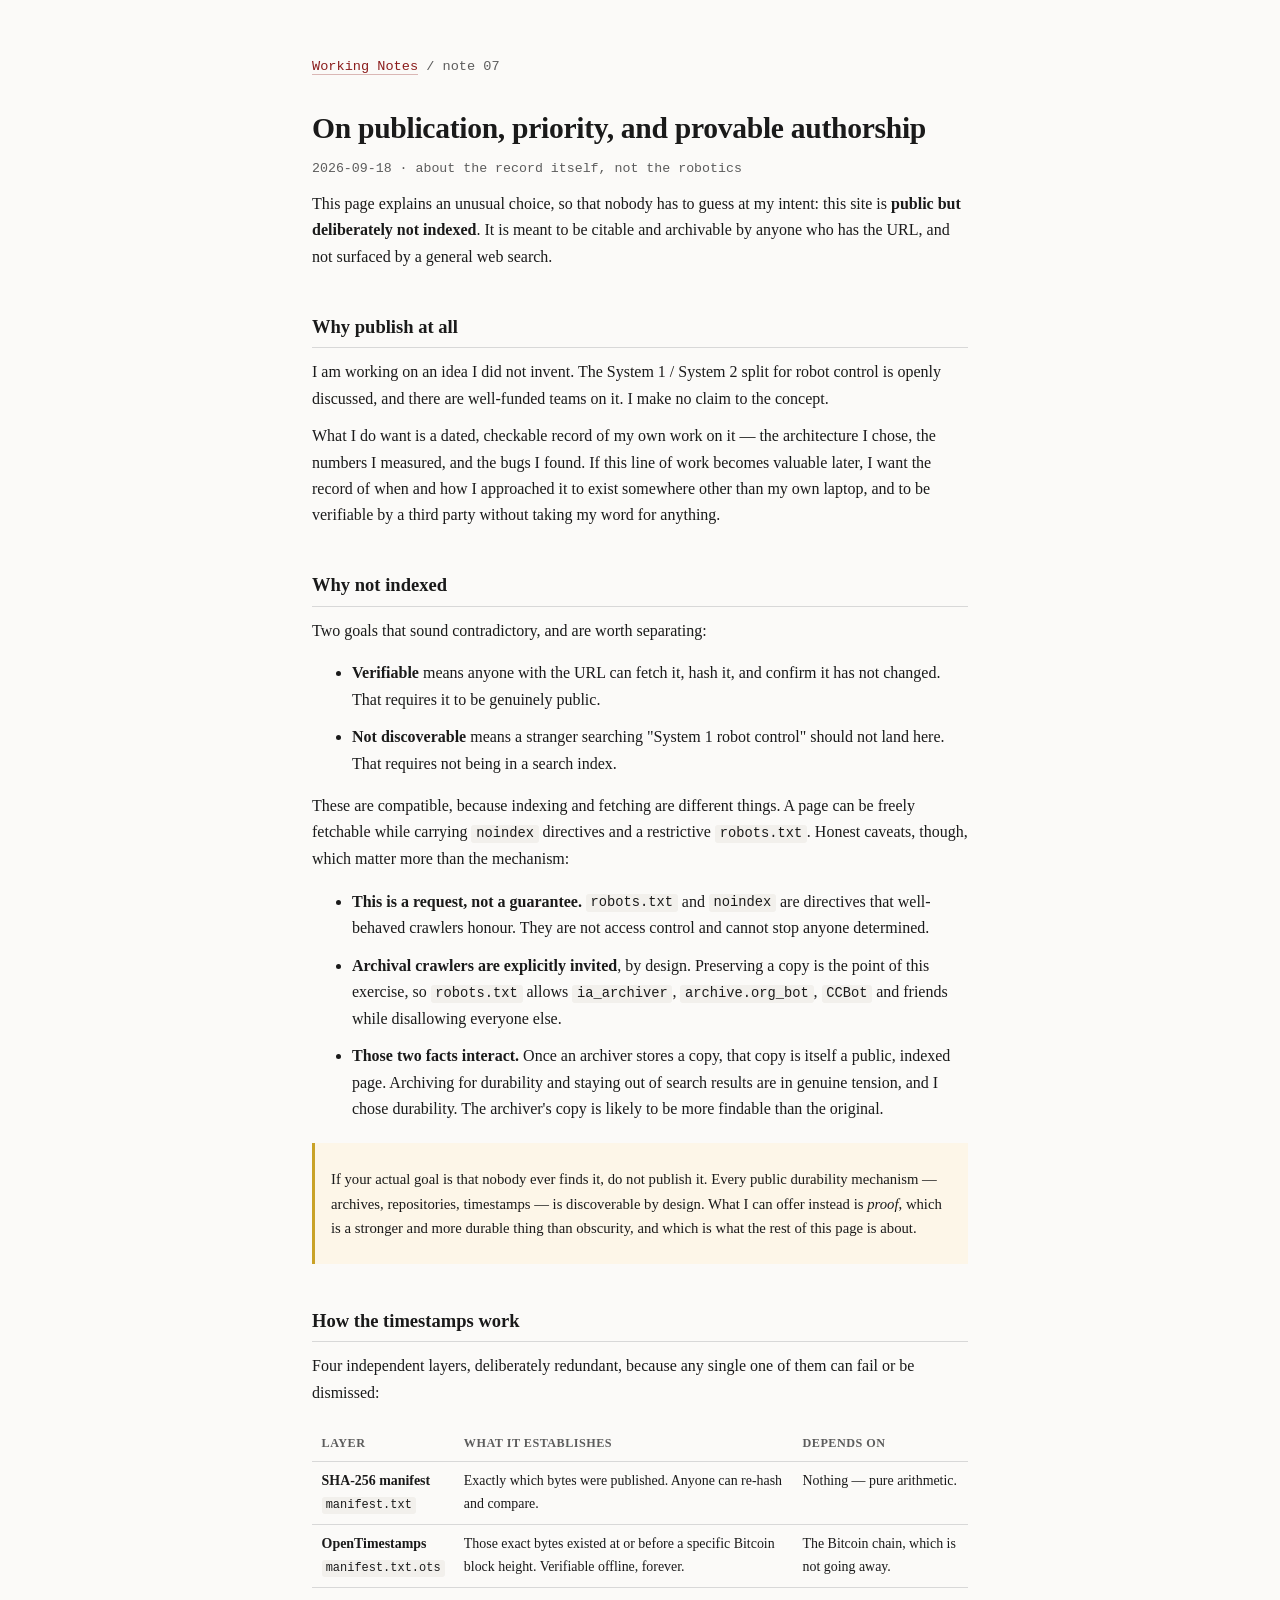
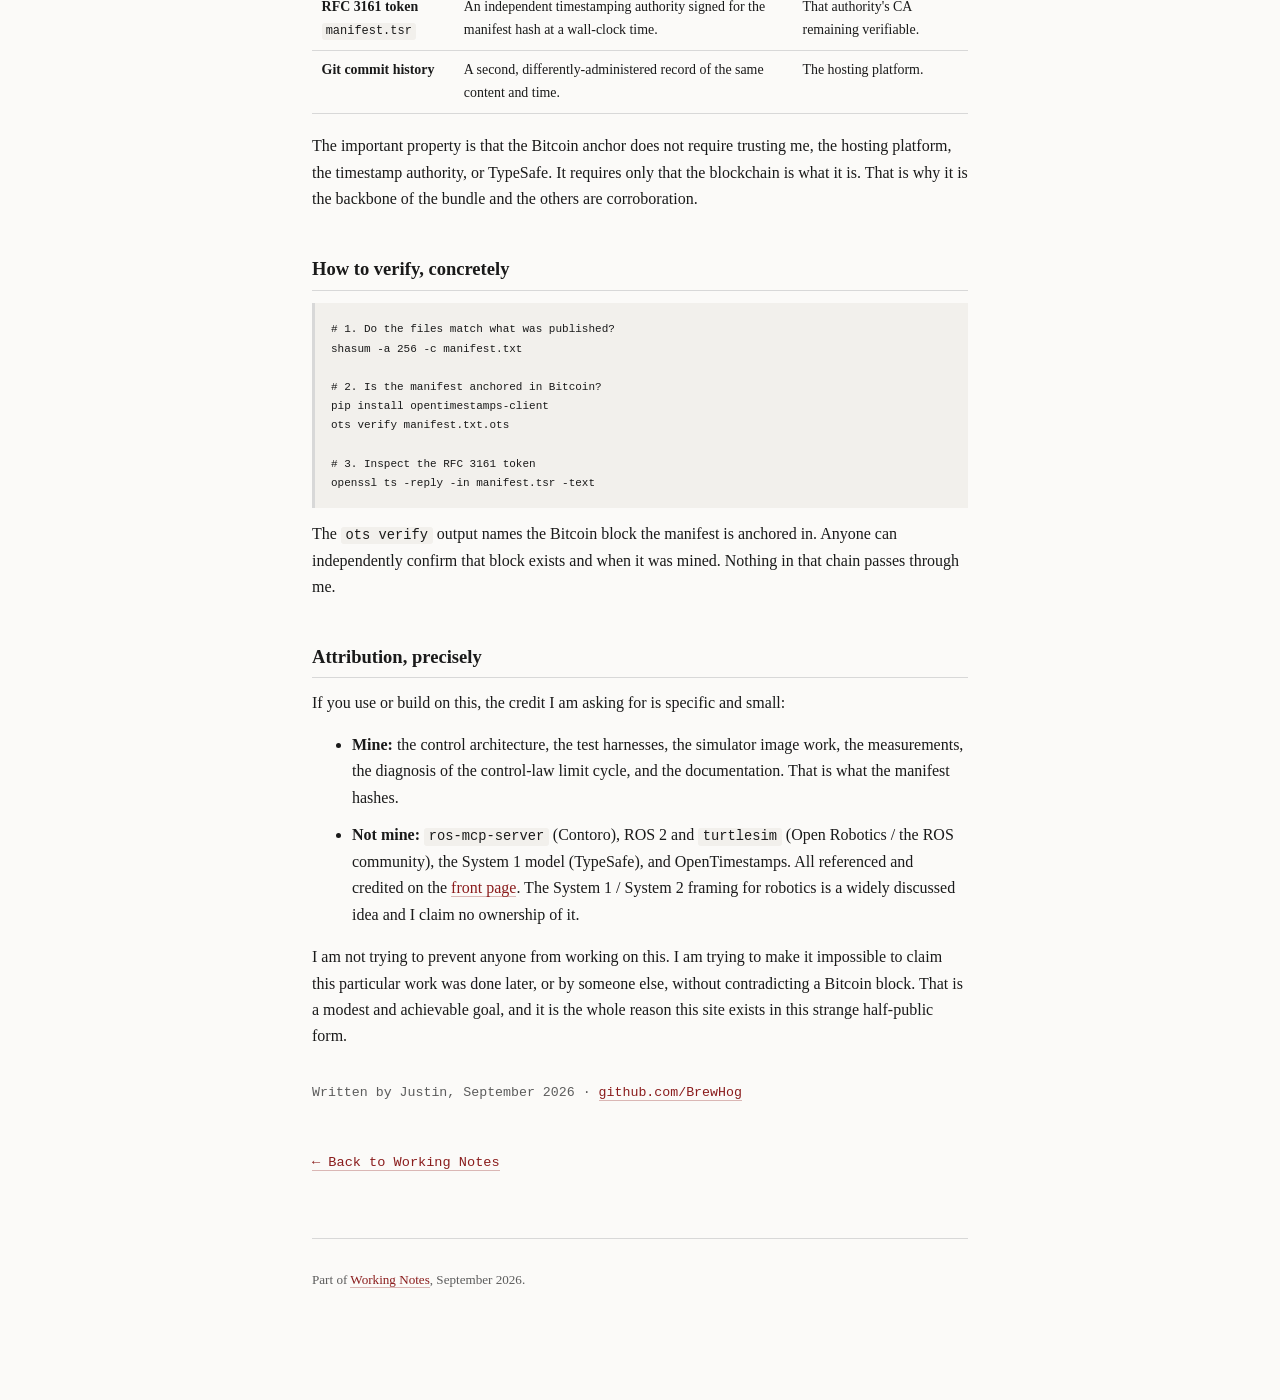
<file: notes/on-publication.html>
<!DOCTYPE html>
<html lang="en">
<head>
<meta charset="utf-8">
<meta name="viewport" content="width=device-width, initial-scale=1">
<title>On publication, priority, and provable authorship — Working Notes</title>
<meta name="robots" content="noindex, nofollow, noarchive">
<link rel="stylesheet" href="../style.css">
</head>
<body>
<div class="wrap">

<p class="nav"><a href="../index.html">Working Notes</a> / note 07</p>
<h1>On publication, priority, and provable authorship</h1>
<p class="meta">2026-09-18 &middot; about the record itself, not the robotics</p>

<p>This page explains an unusual choice, so that nobody has to guess at my intent: this
site is <strong>public but deliberately not indexed</strong>. It is meant to be citable and
archivable by anyone who has the URL, and not surfaced by a general web search.</p>

<h2>Why publish at all</h2>

<p>I am working on an idea I did not invent. The System&nbsp;1 / System&nbsp;2 split for
robot control is openly discussed, and there are well-funded teams on it. I make no claim
to the concept.</p>

<p>What I do want is a dated, checkable record of my own work on it — the architecture I
chose, the numbers I measured, and the bugs I found. If this line of work becomes valuable
later, I want the record of when and how I approached it to exist somewhere other than my
own laptop, and to be verifiable by a third party without taking my word for anything.</p>

<h2>Why not indexed</h2>

<p>Two goals that sound contradictory, and are worth separating:</p>

<ul>
<li><strong>Verifiable</strong> means anyone with the URL can fetch it, hash it, and
    confirm it has not changed. That requires it to be genuinely public.</li>
<li><strong>Not discoverable</strong> means a stranger searching "System 1 robot control"
    should not land here. That requires not being in a search index.</li>
</ul>

<p>These are compatible, because indexing and fetching are different things. A page can be
freely fetchable while carrying <code>noindex</code> directives and a restrictive
<code>robots.txt</code>. Honest caveats, though, which matter more than the mechanism:</p>

<ul>
<li><strong>This is a request, not a guarantee.</strong> <code>robots.txt</code> and
    <code>noindex</code> are directives that well-behaved crawlers honour. They are not
    access control and cannot stop anyone determined.</li>
<li><strong>Archival crawlers are explicitly invited</strong>, by design. Preserving a copy
    is the point of this exercise, so <code>robots.txt</code> allows
    <code>ia_archiver</code>, <code>archive.org_bot</code>, <code>CCBot</code> and
    friends while disallowing everyone else.</li>
<li><strong>Those two facts interact.</strong> Once an archiver stores a copy, that copy is
    itself a public, indexed page. Archiving for durability and staying out of search
    results are in genuine tension, and I chose durability. The archiver's copy is likely
    to be more findable than the original.</li>
</ul>

<div class="note">
<p>If your actual goal is that nobody ever finds it, do not publish it. Every public
durability mechanism — archives, repositories, timestamps — is discoverable by design.
What I can offer instead is <em>proof</em>, which is a stronger and more durable thing than
obscurity, and which is what the rest of this page is about.</p>
</div>

<h2>How the timestamps work</h2>

<p>Four independent layers, deliberately redundant, because any single one of them can fail
or be dismissed:</p>

<table>
<thead><tr><th>Layer</th><th>What it establishes</th><th>Depends on</th></tr></thead>
<tbody>
<tr>
  <td><strong>SHA-256 manifest</strong><br><code>manifest.txt</code></td>
  <td>Exactly which bytes were published. Anyone can re-hash and compare.</td>
  <td>Nothing — pure arithmetic.</td>
</tr>
<tr>
  <td><strong>OpenTimestamps</strong><br><code>manifest.txt.ots</code></td>
  <td>Those exact bytes existed at or before a specific Bitcoin block height. Verifiable
      offline, forever.</td>
  <td>The Bitcoin chain, which is not going away.</td>
</tr>
<tr>
  <td><strong>RFC 3161 token</strong><br><code>manifest.tsr</code></td>
  <td>An independent timestamping authority signed for the manifest hash at a wall-clock
      time.</td>
  <td>That authority's CA remaining verifiable.</td>
</tr>
<tr>
  <td><strong>Git commit history</strong></td>
  <td>A second, differently-administered record of the same content and time.</td>
  <td>The hosting platform.</td>
</tr>
</tbody>
</table>

<p>The important property is that the Bitcoin anchor does not require trusting me, the
hosting platform, the timestamp authority, or TypeSafe. It requires only that the
blockchain is what it is. That is why it is the backbone of the bundle and the others are
corroboration.</p>

<h2>How to verify, concretely</h2>

<pre><code># 1. Do the files match what was published?
shasum -a 256 -c manifest.txt

# 2. Is the manifest anchored in Bitcoin?
pip install opentimestamps-client
ots verify manifest.txt.ots

# 3. Inspect the RFC 3161 token
openssl ts -reply -in manifest.tsr -text</code></pre>

<p>The <code>ots verify</code> output names the Bitcoin block the manifest is anchored in.
Anyone can independently confirm that block exists and when it was mined. Nothing in that
chain passes through me.</p>

<h2>Attribution, precisely</h2>

<p>If you use or build on this, the credit I am asking for is specific and small:</p>

<ul>
<li><strong>Mine:</strong> the control architecture, the test harnesses, the simulator
    image work, the measurements, the diagnosis of the control-law limit cycle, and the
    documentation. That is what the manifest hashes.</li>
<li><strong>Not mine:</strong> <code>ros-mcp-server</code> (Contoro),
    ROS&nbsp;2 and <code>turtlesim</code> (Open Robotics / the ROS community), the
    System&nbsp;1 model (TypeSafe), and OpenTimestamps. All referenced and credited on the
    <a href="../index.html">front page</a>. The System&nbsp;1 / System&nbsp;2 framing for
    robotics is a widely discussed idea and I claim no ownership of it.</li>
</ul>

<p>I am not trying to prevent anyone from working on this. I am trying to make it
impossible to claim this particular work was done later, or by someone else, without
contradicting a Bitcoin block. That is a modest and achievable goal, and it is the whole
reason this site exists in this strange half-public form.</p>

<p class="meta" style="margin-top:2rem">
Written by Justin, September 2026 &middot;
<a href="https://github.com/BrewHog">github.com/BrewHog</a>
</p>

<p class="nav" style="margin-top:3rem">
<a href="../index.html">&larr; Back to Working Notes</a>
</p>

<div class="foot">
<p>Part of <a href="../index.html">Working Notes</a>, September 2026.</p>
</div>

</div>
</body>
</html>
</file>
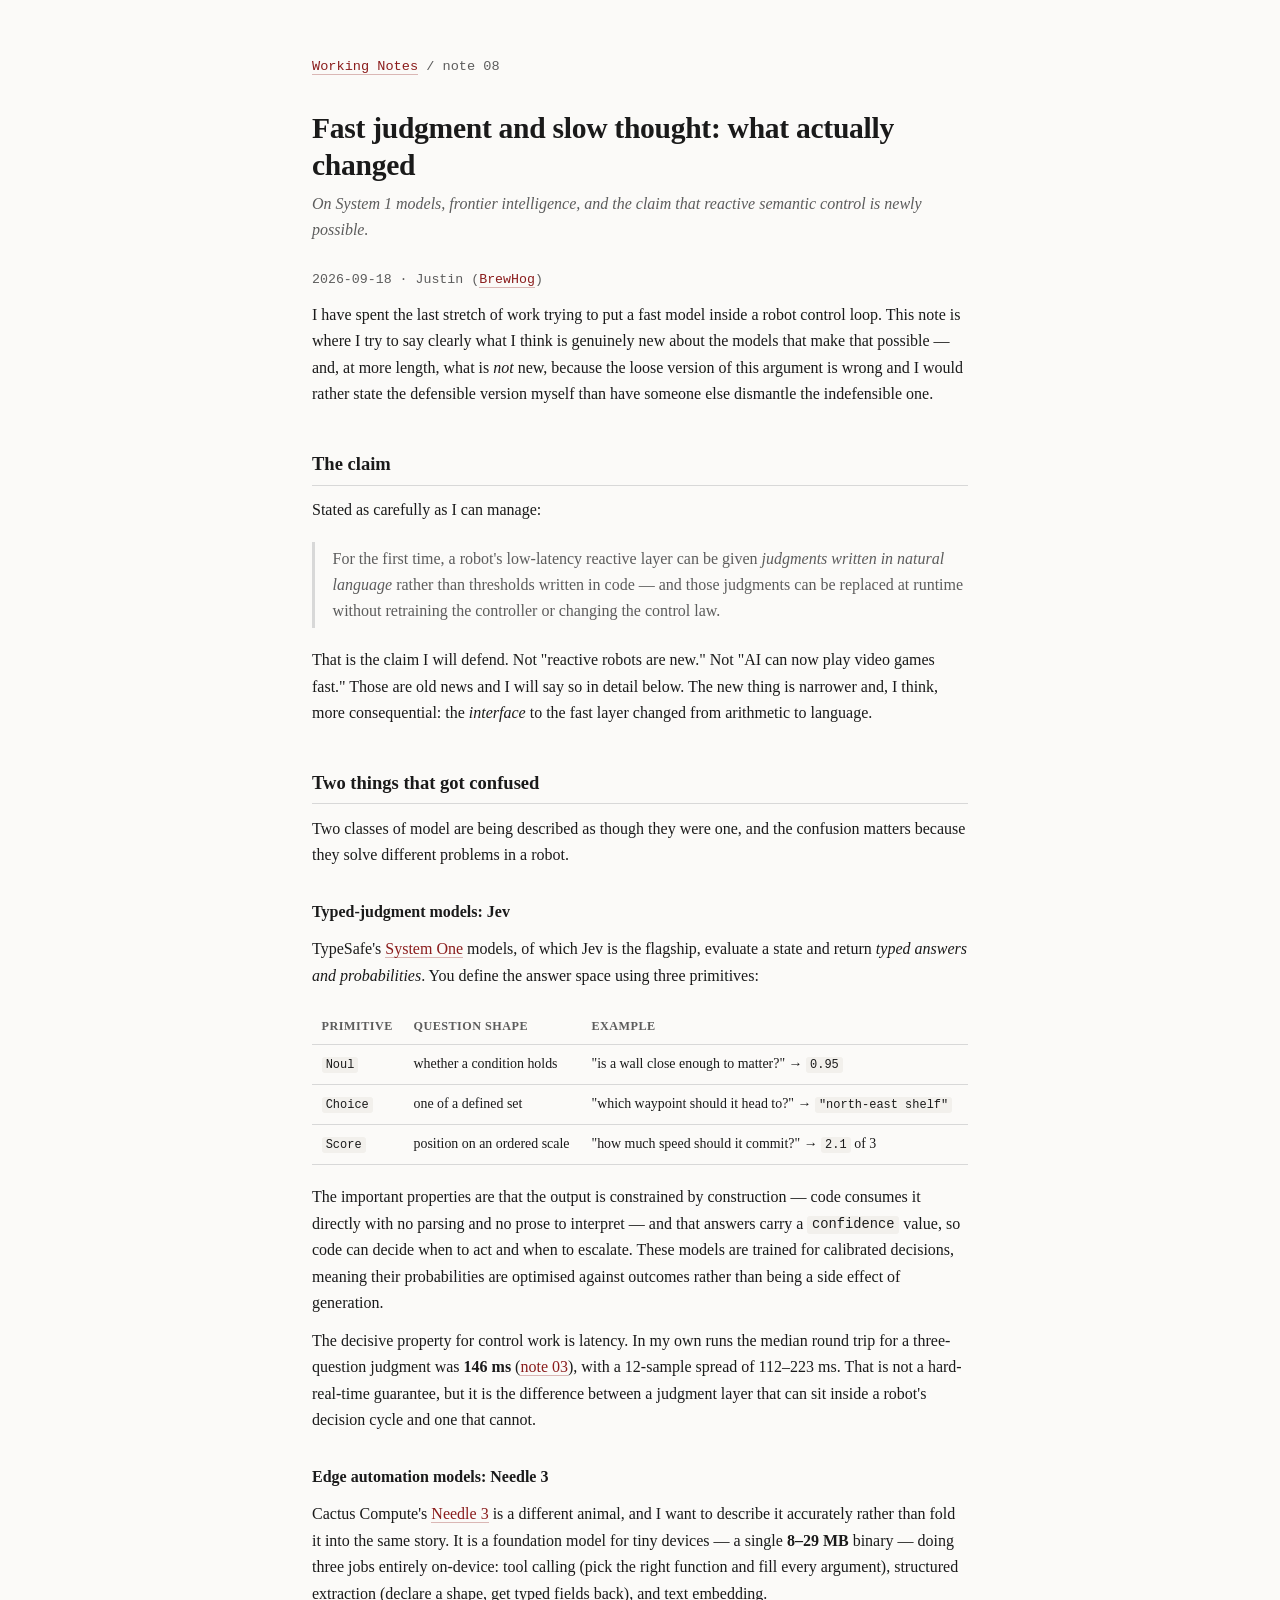
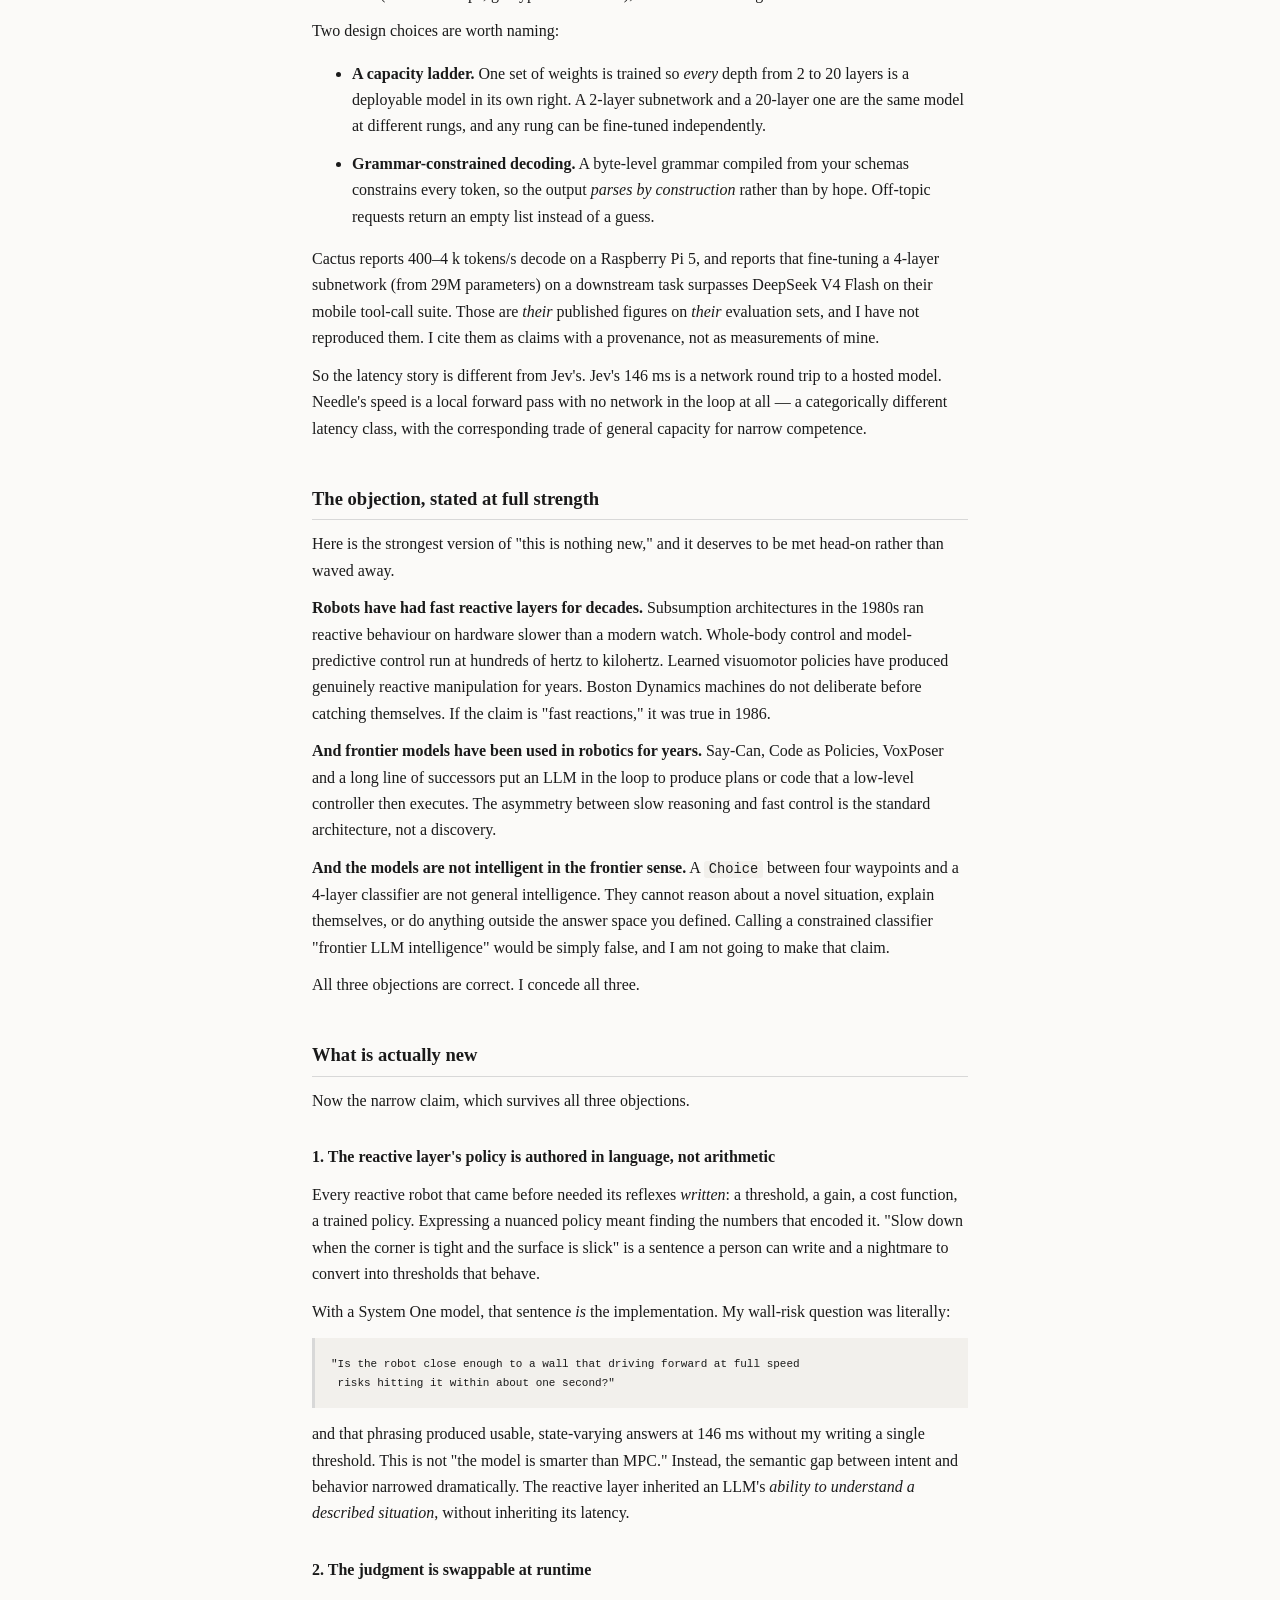
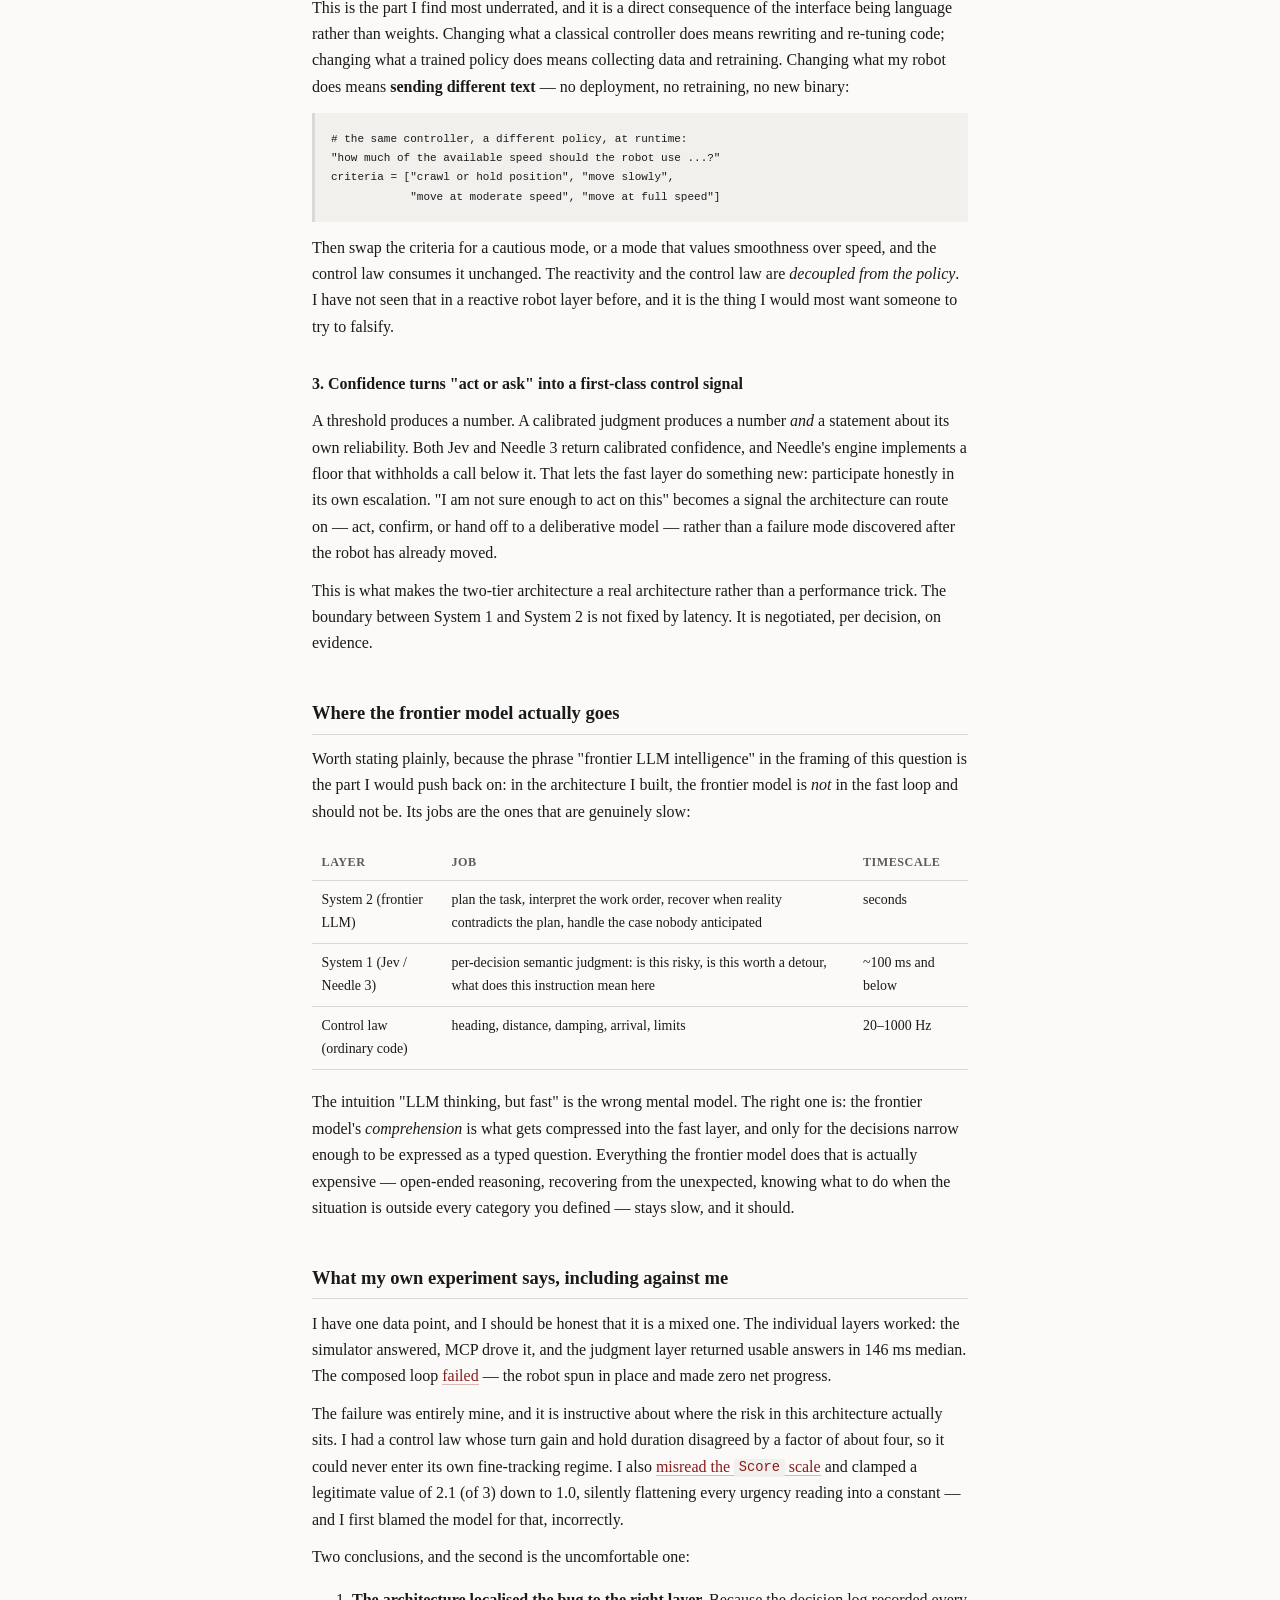
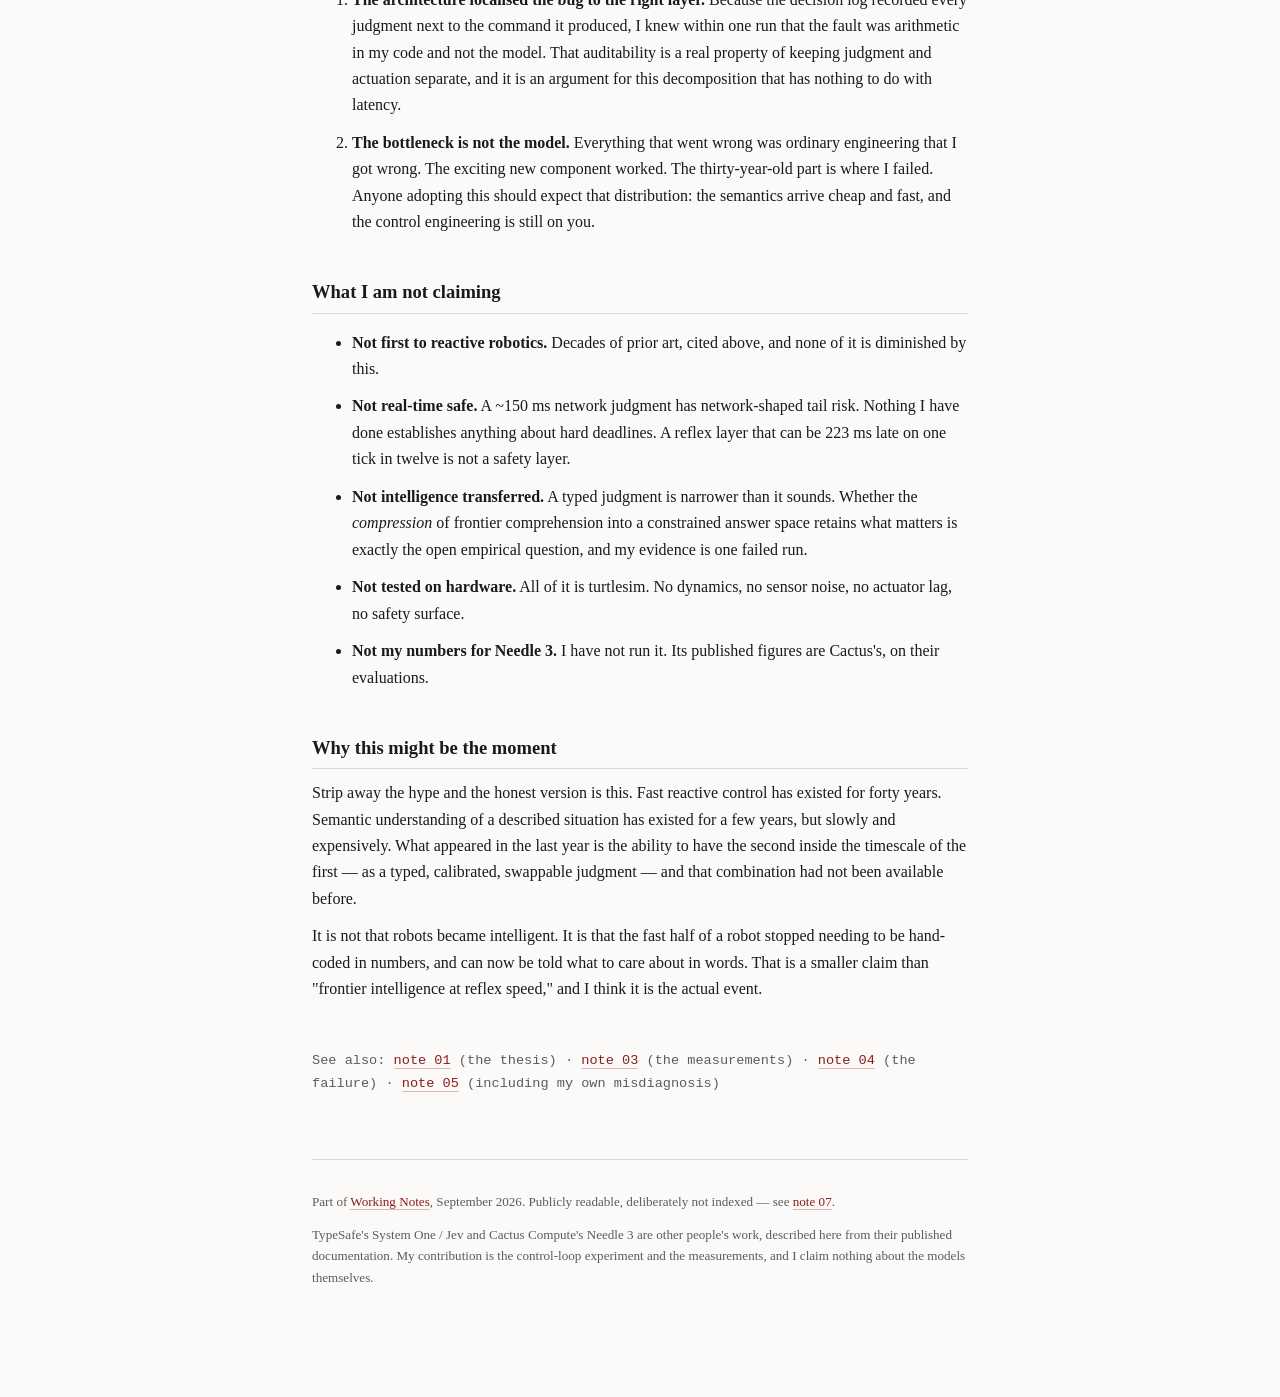
<file: notes/reactivity-with-frontier-intelligence.html>
<!DOCTYPE html>
<html lang="en">
<head>
<meta charset="utf-8">
<meta name="viewport" content="width=device-width, initial-scale=1">
<title>Fast judgment and slow thought: what actually changed — Working Notes</title>
<meta name="description" content="Why typed-judgment models change what is possible in robot control, and what previous reactive architectures could not do.">
<meta name="robots" content="noindex, nofollow, noarchive">
<link rel="stylesheet" href="../style.css">
</head>
<body>
<div class="wrap">

<p class="nav"><a href="../index.html">Working Notes</a> / note 08</p>
<h1>Fast judgment and slow thought: what actually changed</h1>
<p class="sub">On System 1 models, frontier intelligence, and the claim that reactive semantic
control is newly possible.</p>
<p class="meta">2026-09-18 &middot; Justin (<a href="https://github.com/BrewHog">BrewHog</a>)</p>

<p>I have spent the last stretch of work trying to put a fast model inside a robot control
loop. This note is where I try to say clearly what I think is genuinely new about the models
that make that possible — and, at more length, what is <em>not</em> new, because the loose
version of this argument is wrong and I would rather state the defensible version myself
than have someone else dismantle the indefensible one.</p>

<h2>The claim</h2>

<p>Stated as carefully as I can manage:</p>

<blockquote>
For the first time, a robot's low-latency reactive layer can be given <em>judgments written
in natural language</em> rather than thresholds written in code — and those judgments can be
replaced at runtime without retraining the controller or changing the control law.
</blockquote>

<p>That is the claim I will defend. Not "reactive robots are new." Not "AI can now play
video games fast." Those are old news and I will say so in detail below. The new thing is
narrower and, I think, more consequential: the <em>interface</em> to the fast layer changed
from arithmetic to language.</p>

<h2>Two things that got confused</h2>

<p>Two classes of model are being described as though they were one, and the confusion
matters because they solve different problems in a robot.</p>

<h3>Typed-judgment models: Jev</h3>

<p>TypeSafe's <a href="https://docs.typesafe.ai/concepts/system-one">System One</a> models,
of which Jev is the flagship, evaluate a state and return <em>typed answers and
probabilities</em>. You define the answer space using three primitives:</p>

<table>
<thead><tr><th>Primitive</th><th>Question shape</th><th>Example</th></tr></thead>
<tbody>
<tr><td><code>Noul</code></td><td>whether a condition holds</td><td>"is a wall close enough to matter?" → <code>0.95</code></td></tr>
<tr><td><code>Choice</code></td><td>one of a defined set</td><td>"which waypoint should it head to?" → <code>"north-east shelf"</code></td></tr>
<tr><td><code>Score</code></td><td>position on an ordered scale</td><td>"how much speed should it commit?" → <code>2.1</code> of 3</td></tr>
</tbody>
</table>

<p>The important properties are that the output is constrained by construction — code
consumes it directly with no parsing and no prose to interpret — and that answers carry a
<code>confidence</code> value, so code can decide when to act and when to escalate. These
models are trained for calibrated decisions, meaning their probabilities are optimised
against outcomes rather than being a side effect of generation.</p>

<p>The decisive property for control work is latency. In my own runs the median round trip
for a three-question judgment was <strong>146&nbsp;ms</strong>
(<a href="jev-latency.html">note 03</a>), with a 12-sample spread of 112–223&nbsp;ms. That is
not a hard-real-time guarantee, but it is the difference between a judgment layer that can
sit inside a robot's decision cycle and one that cannot.</p>

<h3>Edge automation models: Needle 3</h3>

<p>Cactus Compute's <a href="https://huggingface.co/Cactus-Compute/needle3">Needle 3</a> is a
different animal, and I want to describe it accurately rather than fold it into the same
story. It is a foundation model for tiny devices — a single <strong>8–29&nbsp;MB</strong>
binary — doing three jobs entirely on-device: tool calling (pick the right function and fill
every argument), structured extraction (declare a shape, get typed fields back), and text
embedding.</p>

<p>Two design choices are worth naming:</p>

<ul>
<li><strong>A capacity ladder.</strong> One set of weights is trained so <em>every</em>
    depth from 2 to 20 layers is a deployable model in its own right. A 2-layer subnetwork
    and a 20-layer one are the same model at different rungs, and any rung can be
    fine-tuned independently.</li>
<li><strong>Grammar-constrained decoding.</strong> A byte-level grammar compiled from your
    schemas constrains every token, so the output <em>parses by construction</em> rather
    than by hope. Off-topic requests return an empty list instead of a guess.</li>
</ul>

<p>Cactus reports 400–4&nbsp;k tokens/s decode on a Raspberry Pi 5, and reports that
fine-tuning a 4-layer subnetwork (from 29M parameters) on a downstream task surpasses
DeepSeek V4 Flash on their mobile tool-call suite. Those are <em>their</em> published
figures on <em>their</em> evaluation sets, and I have not reproduced them. I cite them as
claims with a provenance, not as measurements of mine.</p>

<p>So the latency story is different from Jev's. Jev's 146&nbsp;ms is a network round trip
to a hosted model. Needle's speed is a local forward pass with no network in the loop at all
— a categorically different latency class, with the corresponding trade of general capacity
for narrow competence.</p>

<h2>The objection, stated at full strength</h2>

<p>Here is the strongest version of "this is nothing new," and it deserves to be met head-on
rather than waved away.</p>

<p><strong>Robots have had fast reactive layers for decades.</strong> Subsumption
architectures in the 1980s ran reactive behaviour on hardware slower than a modern watch.
Whole-body control and model-predictive control run at hundreds of hertz to kilohertz.
Learned visuomotor policies have produced genuinely reactive manipulation for years. Boston
Dynamics machines do not deliberate before catching themselves. If the claim is "fast
reactions," it was true in 1986.</p>

<p><strong>And frontier models have been used in robotics for years.</strong> Say-Can, Code
as Policies, VoxPoser and a long line of successors put an LLM in the loop to produce
plans or code that a low-level controller then executes. The asymmetry between slow
reasoning and fast control is the standard architecture, not a discovery.</p>

<p><strong>And the models are not intelligent in the frontier sense.</strong> A
<code>Choice</code> between four waypoints and a 4-layer classifier are not general
intelligence. They cannot reason about a novel situation, explain themselves, or do
anything outside the answer space you defined. Calling a constrained classifier "frontier
LLM intelligence" would be simply false, and I am not going to make that claim.</p>

<p>All three objections are correct. I concede all three.</p>

<h2>What is actually new</h2>

<p>Now the narrow claim, which survives all three objections.</p>

<h3>1. The reactive layer's policy is authored in language, not arithmetic</h3>

<p>Every reactive robot that came before needed its reflexes <em>written</em>: a threshold,
a gain, a cost function, a trained policy. Expressing a nuanced policy meant finding the
numbers that encoded it. "Slow down when the corner is tight and the surface is slick" is a
sentence a person can write and a nightmare to convert into thresholds that behave.</p>

<p>With a System One model, that sentence <em>is</em> the implementation. My wall-risk
question was literally:</p>

<pre><code>"Is the robot close enough to a wall that driving forward at full speed
 risks hitting it within about one second?"</code></pre>

<p>and that phrasing produced usable, state-varying answers at 146&nbsp;ms without my
writing a single threshold. This is not "the model is smarter than MPC." Instead, the
semantic gap between intent and behavior narrowed dramatically. The reactive layer
inherited an LLM's <em>ability to understand a described situation</em>, without inheriting
its latency.</p>

<h3>2. The judgment is swappable at runtime</h3>

<p>This is the part I find most underrated, and it is a direct consequence of the
interface being language rather than weights. Changing what a classical controller does
means rewriting and re-tuning code; changing what a trained policy does means collecting
data and retraining. Changing what my robot does means <strong>sending different
text</strong> — no deployment, no retraining, no new binary:</p>

<pre><code># the same controller, a different policy, at runtime:
"how much of the available speed should the robot use ...?"
criteria = ["crawl or hold position", "move slowly",
            "move at moderate speed", "move at full speed"]</code></pre>

<p>Then swap the criteria for a cautious mode, or a mode that values smoothness over speed,
and the control law consumes it unchanged. The reactivity and the control law are
<em>decoupled from the policy</em>. I have not seen that in a reactive robot layer before,
and it is the thing I would most want someone to try to falsify.</p>

<h3>3. Confidence turns "act or ask" into a first-class control signal</h3>

<p>A threshold produces a number. A calibrated judgment produces a number <em>and</em> a
statement about its own reliability. Both Jev and Needle 3 return calibrated confidence, and
Needle's engine implements a floor that withholds a call below it. That lets the fast layer
do something new: participate honestly in its own escalation. "I am not sure enough to act on
this" becomes a signal the architecture can route on — act, confirm, or hand off to a
deliberative model — rather than a failure mode discovered after the robot has already moved.</p>

<p>This is what makes the two-tier architecture a real architecture rather than a
performance trick. The boundary between System 1 and System 2 is not fixed by latency. It is
negotiated, per decision, on evidence.</p>

<h2>Where the frontier model actually goes</h2>

<p>Worth stating plainly, because the phrase "frontier LLM intelligence" in the framing of
this question is the part I would push back on: in the architecture I built, the frontier
model is <em>not</em> in the fast loop and should not be. Its jobs are the ones that are
genuinely slow:</p>

<table>
<thead><tr><th>Layer</th><th>Job</th><th>Timescale</th></tr></thead>
<tbody>
<tr><td>System 2 (frontier LLM)</td><td>plan the task, interpret the work order, recover when reality contradicts the plan, handle the case nobody anticipated</td><td>seconds</td></tr>
<tr><td>System 1 (Jev / Needle 3)</td><td>per-decision semantic judgment: is this risky, is this worth a detour, what does this instruction mean here</td><td>~100&nbsp;ms and below</td></tr>
<tr><td>Control law (ordinary code)</td><td>heading, distance, damping, arrival, limits</td><td>20–1000&nbsp;Hz</td></tr>
</tbody>
</table>

<p>The intuition "LLM thinking, but fast" is the wrong mental model. The right one is:
the frontier model's <em>comprehension</em> is what gets compressed into the fast layer, and
only for the decisions narrow enough to be expressed as a typed question. Everything the
frontier model does that is actually expensive — open-ended reasoning, recovering from the
unexpected, knowing what to do when the situation is outside every category you defined —
stays slow, and it should.</p>

<h2>What my own experiment says, including against me</h2>

<p>I have one data point, and I should be honest that it is a mixed one. The individual
layers worked: the simulator answered, MCP drove it, and the judgment layer returned usable
answers in 146&nbsp;ms median. The composed loop <a href="jev-closed-loop.html">failed</a> —
the robot spun in place and made zero net progress.</p>

<p>The failure was entirely mine, and it is instructive about where the risk in this
architecture actually sits. I had a control law whose turn gain and hold duration disagreed
by a factor of about four, so it could never enter its own fine-tracking regime. I also
<a href="what-did-not-work.html">misread the <code>Score</code> scale</a> and clamped a
legitimate value of 2.1 (of 3) down to 1.0, silently flattening every urgency reading into a
constant — and I first blamed the model for that, incorrectly.</p>

<p>Two conclusions, and the second is the uncomfortable one:</p>

<ol>
<li><strong>The architecture localised the bug to the right layer.</strong> Because the
    decision log recorded every judgment next to the command it produced, I knew within one
    run that the fault was arithmetic in my code and not the model. That auditability is a
    real property of keeping judgment and actuation separate, and it is an argument for this
    decomposition that has nothing to do with latency.</li>
<li><strong>The bottleneck is not the model.</strong> Everything that went wrong was
    ordinary engineering that I got wrong. The exciting new component worked. The
    thirty-year-old part is where I failed. Anyone adopting this should expect that
    distribution: the semantics arrive cheap and fast, and the control engineering is still
    on you.</li>
</ol>

<h2>What I am not claiming</h2>

<ul>
<li><strong>Not first to reactive robotics.</strong> Decades of prior art, cited above, and
    none of it is diminished by this.</li>
<li><strong>Not real-time safe.</strong> A ~150&nbsp;ms network judgment has network-shaped
    tail risk. Nothing I have done establishes anything about hard deadlines. A reflex layer
    that can be 223&nbsp;ms late on one tick in twelve is not a safety layer.</li>
<li><strong>Not intelligence transferred.</strong> A typed judgment is narrower than it
    sounds. Whether the <em>compression</em> of frontier comprehension into a constrained
    answer space retains what matters is exactly the open empirical question, and my
    evidence is one failed run.</li>
<li><strong>Not tested on hardware.</strong> All of it is turtlesim. No dynamics, no sensor
    noise, no actuator lag, no safety surface.</li>
<li><strong>Not my numbers for Needle 3.</strong> I have not run it. Its published figures
    are Cactus's, on their evaluations.</li>
</ul>

<h2>Why this might be the moment</h2>

<p>Strip away the hype and the honest version is this. Fast reactive control has existed for
forty years. Semantic understanding of a described situation has existed for a few years,
but slowly and expensively. What appeared in the last year is the ability to have the second
inside the timescale of the first — as a typed, calibrated, swappable judgment — and that
combination had not been available before.</p>

<p>It is not that robots became intelligent. It is that the fast half of a robot stopped
needing to be hand-coded in numbers, and can now be told what to care about in words. That
is a smaller claim than "frontier intelligence at reflex speed," and I think it is the
actual event.</p>

<p class="nav" style="margin-top:3rem">
See also: <a href="system-one-and-system-two.html">note 01</a> (the thesis) &middot;
<a href="jev-latency.html">note 03</a> (the measurements) &middot;
<a href="jev-closed-loop.html">note 04</a> (the failure) &middot;
<a href="what-did-not-work.html">note 05</a> (including my own misdiagnosis)
</p>

<div class="foot">
<p>Part of <a href="../index.html">Working Notes</a>, September 2026. Publicly readable,
deliberately not indexed — see <a href="on-publication.html">note 07</a>.</p>
<p>TypeSafe's System One / Jev and Cactus Compute's Needle 3 are other people's work,
described here from their published documentation. My contribution is the control-loop
experiment and the measurements, and I claim nothing about the models themselves.</p>
</div>

</div>
</body>
</html>
</file>
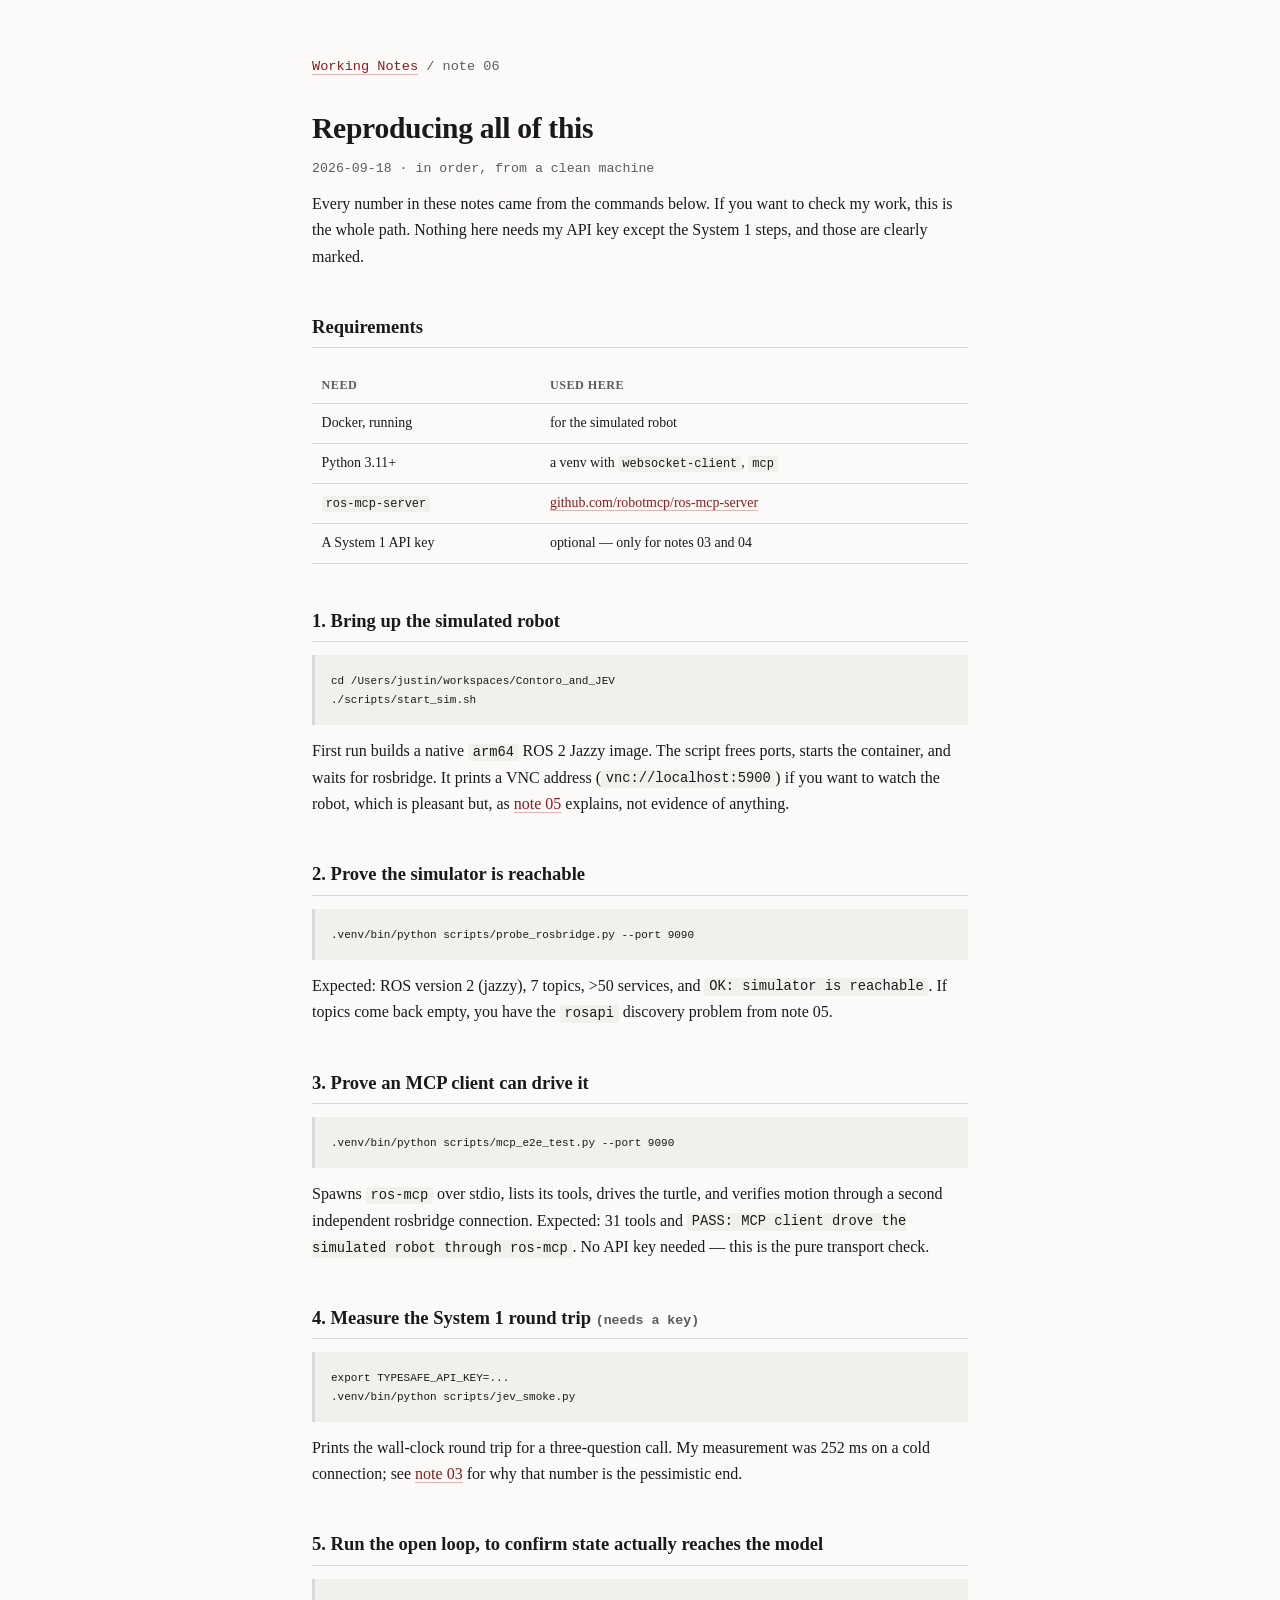
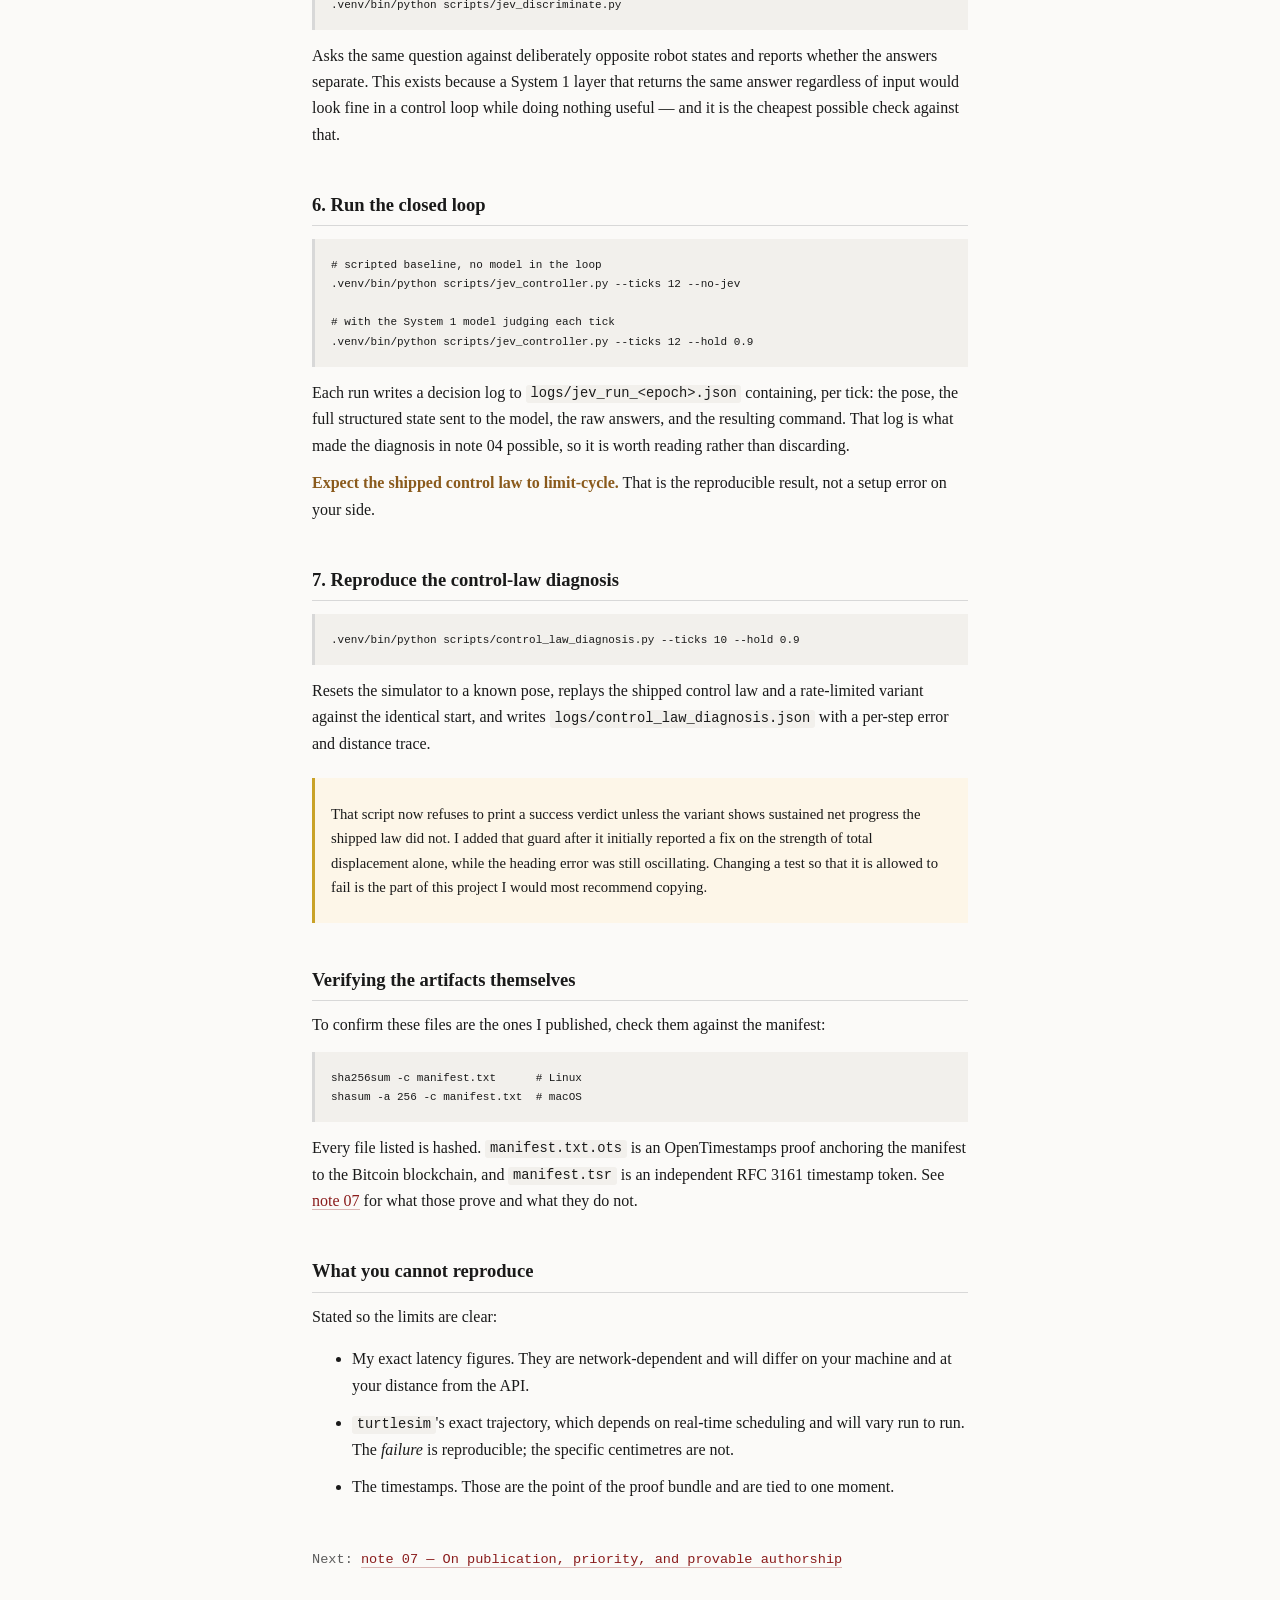
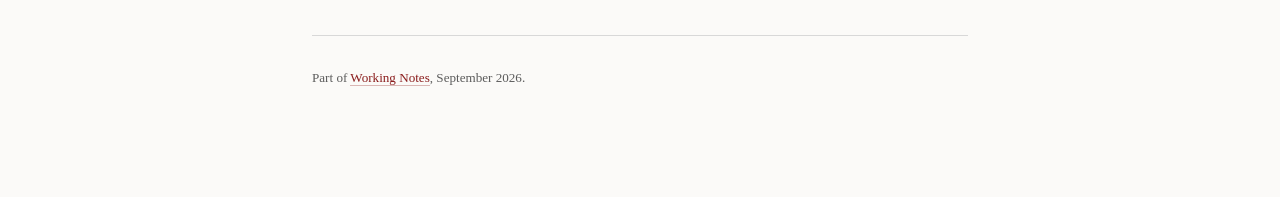
<file: notes/reproduce.html>
<!DOCTYPE html>
<html lang="en">
<head>
<meta charset="utf-8">
<meta name="viewport" content="width=device-width, initial-scale=1">
<title>Reproducing all of this — Working Notes</title>
<meta name="robots" content="noindex, nofollow, noarchive">
<link rel="stylesheet" href="../style.css">
</head>
<body>
<div class="wrap">

<p class="nav"><a href="../index.html">Working Notes</a> / note 06</p>
<h1>Reproducing all of this</h1>
<p class="meta">2026-09-18 &middot; in order, from a clean machine</p>

<p>Every number in these notes came from the commands below. If you want to check my
work, this is the whole path. Nothing here needs my API key except the System&nbsp;1
steps, and those are clearly marked.</p>

<h2>Requirements</h2>

<table>
<thead><tr><th>Need</th><th>Used here</th></tr></thead>
<tbody>
<tr><td>Docker, running</td><td>for the simulated robot</td></tr>
<tr><td>Python 3.11+</td><td>a venv with <code>websocket-client</code>, <code>mcp</code></td></tr>
<tr><td><code>ros-mcp-server</code></td><td><a href="https://github.com/robotmcp/ros-mcp-server">github.com/robotmcp/ros-mcp-server</a></td></tr>
<tr><td>A System&nbsp;1 API key</td><td>optional — only for notes 03 and 04</td></tr>
</tbody>
</table>

<h2>1. Bring up the simulated robot</h2>

<pre><code>cd /Users/justin/workspaces/Contoro_and_JEV
./scripts/start_sim.sh</code></pre>

<p>First run builds a native <code>arm64</code> ROS 2 Jazzy image. The script frees ports,
starts the container, and waits for rosbridge. It prints a VNC address
(<code>vnc://localhost:5900</code>) if you want to watch the robot, which is pleasant but,
as <a href="what-did-not-work.html">note 05</a> explains, not evidence of anything.</p>

<h2>2. Prove the simulator is reachable</h2>

<pre><code>.venv/bin/python scripts/probe_rosbridge.py --port 9090</code></pre>

<p>Expected: ROS version 2 (jazzy), 7 topics, &gt;50 services, and
<code>OK: simulator is reachable</code>. If topics come back empty, you have the
<code>rosapi</code> discovery problem from note 05.</p>

<h2>3. Prove an MCP client can drive it</h2>

<pre><code>.venv/bin/python scripts/mcp_e2e_test.py --port 9090</code></pre>

<p>Spawns <code>ros-mcp</code> over stdio, lists its tools, drives the turtle, and verifies
motion through a second independent rosbridge connection. Expected: 31 tools and
<code>PASS: MCP client drove the simulated robot through ros-mcp</code>. No API key
needed — this is the pure transport check.</p>

<h2>4. Measure the System 1 round trip <span class="meta">(needs a key)</span></h2>

<pre><code>export TYPESAFE_API_KEY=...
.venv/bin/python scripts/jev_smoke.py</code></pre>

<p>Prints the wall-clock round trip for a three-question call. My measurement was
252&nbsp;ms on a cold connection; see <a href="jev-latency.html">note 03</a> for why that
number is the pessimistic end.</p>

<h2>5. Run the open loop, to confirm state actually reaches the model</h2>

<pre><code>.venv/bin/python scripts/jev_discriminate.py</code></pre>

<p>Asks the same question against deliberately opposite robot states and reports whether
the answers separate. This exists because a System&nbsp;1 layer that returns the same
answer regardless of input would look fine in a control loop while doing nothing useful —
and it is the cheapest possible check against that.</p>

<h2>6. Run the closed loop</h2>

<pre><code># scripted baseline, no model in the loop
.venv/bin/python scripts/jev_controller.py --ticks 12 --no-jev

# with the System 1 model judging each tick
.venv/bin/python scripts/jev_controller.py --ticks 12 --hold 0.9</code></pre>

<p>Each run writes a decision log to <code>logs/jev_run_&lt;epoch&gt;.json</code> containing,
per tick: the pose, the full structured state sent to the model, the raw answers, and the
resulting command. That log is what made the diagnosis in note 04 possible, so it is worth
reading rather than discarding.</p>

<p><span class="warn">Expect the shipped control law to limit-cycle.</span> That is the
reproducible result, not a setup error on your side.</p>

<h2>7. Reproduce the control-law diagnosis</h2>

<pre><code>.venv/bin/python scripts/control_law_diagnosis.py --ticks 10 --hold 0.9</code></pre>

<p>Resets the simulator to a known pose, replays the shipped control law and a rate-limited
variant against the identical start, and writes
<code>logs/control_law_diagnosis.json</code> with a per-step error and distance trace.</p>

<div class="note">
<p>That script now refuses to print a success verdict unless the variant shows sustained
net progress the shipped law did not. I added that guard after it initially reported a fix
on the strength of total displacement alone, while the heading error was still oscillating.
Changing a test so that it is allowed to fail is the part of this project I would most
recommend copying.</p>
</div>

<h2>Verifying the artifacts themselves</h2>

<p>To confirm these files are the ones I published, check them against the manifest:</p>

<pre><code>sha256sum -c manifest.txt      # Linux
shasum -a 256 -c manifest.txt  # macOS</code></pre>

<p>Every file listed is hashed. <code>manifest.txt.ots</code> is an OpenTimestamps
proof anchoring the manifest to the Bitcoin blockchain, and <code>manifest.tsr</code> is an
independent RFC&nbsp;3161 timestamp token. See
<a href="on-publication.html">note 07</a> for what those prove and what they do not.</p>

<h2>What you cannot reproduce</h2>

<p>Stated so the limits are clear:</p>

<ul>
<li>My exact latency figures. They are network-dependent and will differ on your machine
    and at your distance from the API.</li>
<li><code>turtlesim</code>'s exact trajectory, which depends on real-time scheduling and
    will vary run to run. The <em>failure</em> is reproducible; the specific centimetres
    are not.</li>
<li>The timestamps. Those are the point of the proof bundle and are tied to one moment.</li>
</ul>

<p class="nav" style="margin-top:3rem">
Next: <a href="on-publication.html">note 07 — On publication, priority, and provable authorship</a>
</p>

<div class="foot">
<p>Part of <a href="../index.html">Working Notes</a>, September 2026.</p>
</div>

</div>
</body>
</html>
</file>
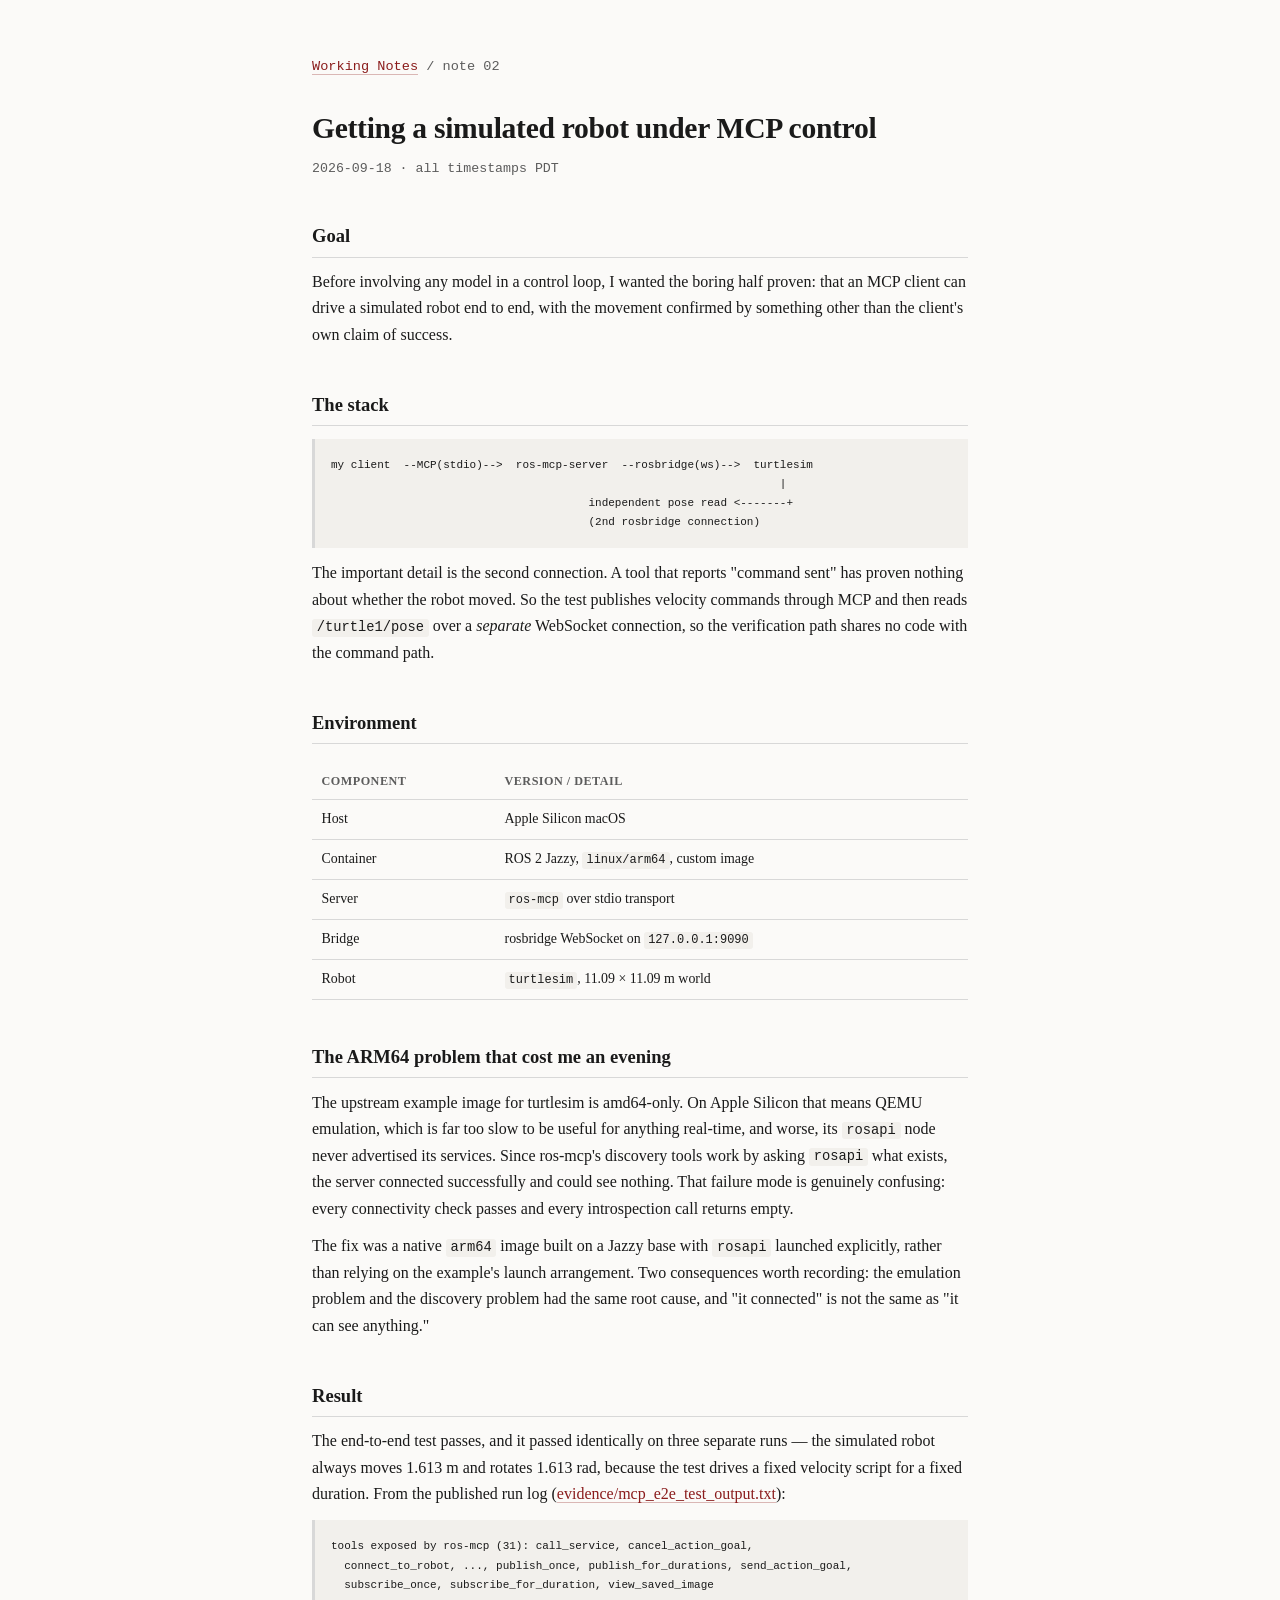
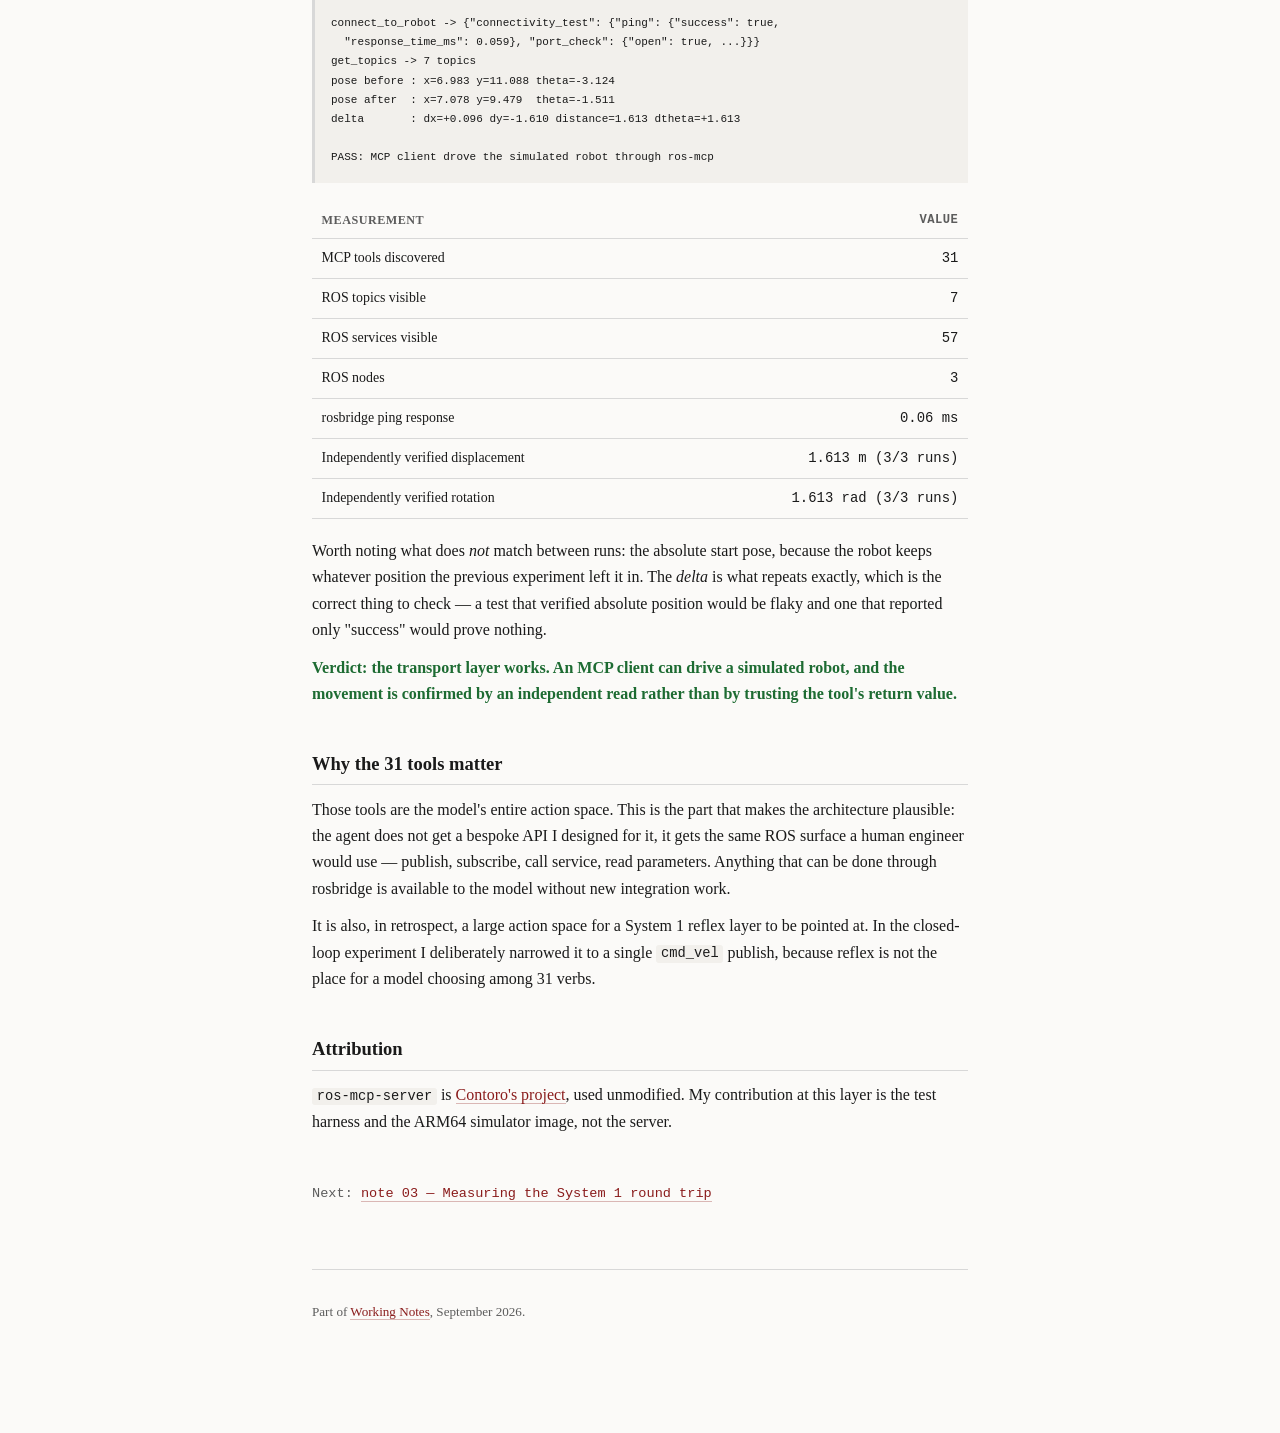
<file: notes/ros-mcp-verified.html>
<!DOCTYPE html>
<html lang="en">
<head>
<meta charset="utf-8">
<meta name="viewport" content="width=device-width, initial-scale=1">
<title>Getting a simulated robot under MCP control — Working Notes</title>
<meta name="robots" content="noindex, nofollow, noarchive">
<link rel="stylesheet" href="../style.css">
</head>
<body>
<div class="wrap">

<p class="nav"><a href="../index.html">Working Notes</a> / note 02</p>
<h1>Getting a simulated robot under MCP control</h1>
<p class="meta">2026-09-18 &middot; all timestamps PDT</p>

<h2>Goal</h2>

<p>Before involving any model in a control loop, I wanted the boring half proven: that an
MCP client can drive a simulated robot end to end, with the movement confirmed by
something other than the client's own claim of success.</p>

<h2>The stack</h2>

<pre><code>my client  --MCP(stdio)-->  ros-mcp-server  --rosbridge(ws)-->  turtlesim
                                                                    |
                                       independent pose read &lt;-------+
                                       (2nd rosbridge connection)</code></pre>

<p>The important detail is the second connection. A tool that reports "command sent" has
proven nothing about whether the robot moved. So the test publishes velocity commands
through MCP and then reads <code>/turtle1/pose</code> over a <em>separate</em> WebSocket
connection, so the verification path shares no code with the command path.</p>

<h2>Environment</h2>

<table>
<thead><tr><th>Component</th><th>Version / detail</th></tr></thead>
<tbody>
<tr><td>Host</td><td>Apple Silicon macOS</td></tr>
<tr><td>Container</td><td>ROS 2 Jazzy, <code>linux/arm64</code>, custom image</td></tr>
<tr><td>Server</td><td><code>ros-mcp</code> over stdio transport</td></tr>
<tr><td>Bridge</td><td>rosbridge WebSocket on <code>127.0.0.1:9090</code></td></tr>
<tr><td>Robot</td><td><code>turtlesim</code>, 11.09&nbsp;&times;&nbsp;11.09&nbsp;m world</td></tr>
</tbody>
</table>

<h2>The ARM64 problem that cost me an evening</h2>

<p>The upstream example image for turtlesim is amd64-only. On Apple Silicon that means
QEMU emulation, which is far too slow to be useful for anything real-time, and worse, its
<code>rosapi</code> node never advertised its services. Since ros-mcp's discovery tools
work by asking <code>rosapi</code> what exists, the server connected successfully and could
see nothing. That failure mode is genuinely confusing: every connectivity check passes and
every introspection call returns empty.</p>

<p>The fix was a native <code>arm64</code> image built on a Jazzy base with
<code>rosapi</code> launched explicitly, rather than relying on the example's launch
arrangement. Two consequences worth recording: the emulation problem and the discovery
problem had the same root cause, and "it connected" is not the same as "it can see
anything."</p>

<h2>Result</h2>

<p>The end-to-end test passes, and it passed identically on three separate runs — the
simulated robot always moves 1.613&nbsp;m and rotates 1.613&nbsp;rad, because the test drives
a fixed velocity script for a fixed duration. From the published run log
(<a href="../evidence/mcp_e2e_test_output.txt">evidence/mcp_e2e_test_output.txt</a>):</p>

<pre><code>tools exposed by ros-mcp (31): call_service, cancel_action_goal,
  connect_to_robot, ..., publish_once, publish_for_durations, send_action_goal,
  subscribe_once, subscribe_for_duration, view_saved_image

connect_to_robot -&gt; {"connectivity_test": {"ping": {"success": true,
  "response_time_ms": 0.059}, "port_check": {"open": true, ...}}}
get_topics -&gt; 7 topics
pose before : x=6.983 y=11.088 theta=-3.124
pose after  : x=7.078 y=9.479  theta=-1.511
delta       : dx=+0.096 dy=-1.610 distance=1.613 dtheta=+1.613

PASS: MCP client drove the simulated robot through ros-mcp</code></pre>

<table>
<thead><tr><th>Measurement</th><th class="num">Value</th></tr></thead>
<tbody>
<tr><td>MCP tools discovered</td><td class="num">31</td></tr>
<tr><td>ROS topics visible</td><td class="num">7</td></tr>
<tr><td>ROS services visible</td><td class="num">57</td></tr>
<tr><td>ROS nodes</td><td class="num">3</td></tr>
<tr><td>rosbridge ping response</td><td class="num">0.06&nbsp;ms</td></tr>
<tr><td>Independently verified displacement</td><td class="num">1.613&nbsp;m (3/3 runs)</td></tr>
<tr><td>Independently verified rotation</td><td class="num">1.613&nbsp;rad (3/3 runs)</td></tr>
</tbody>
</table>

<p>Worth noting what does <em>not</em> match between runs: the absolute start pose, because
the robot keeps whatever position the previous experiment left it in. The
<em>delta</em> is what repeats exactly, which is the correct thing to check — a test that
verified absolute position would be flaky and one that reported only "success" would prove
nothing.</p>

<p class="pass">Verdict: the transport layer works. An MCP client can drive a simulated
robot, and the movement is confirmed by an independent read rather than by trusting the
tool's return value.</p>

<h2>Why the 31 tools matter</h2>

<p>Those tools are the model's entire action space. This is the part that makes the
architecture plausible: the agent does not get a bespoke API I designed for it, it gets the
same ROS surface a human engineer would use — publish, subscribe, call service, read
parameters. Anything that can be done through rosbridge is available to the model without
new integration work.</p>

<p>It is also, in retrospect, a large action space for a System&nbsp;1 reflex layer to be
pointed at. In the closed-loop experiment I deliberately narrowed it to a single
<code>cmd_vel</code> publish, because reflex is not the place for a model choosing among
31 verbs.</p>

<h2>Attribution</h2>

<p><code>ros-mcp-server</code> is <a href="https://github.com/robotmcp/ros-mcp-server">Contoro's
project</a>, used unmodified. My contribution at this layer is the test harness and the
ARM64 simulator image, not the server.</p>

<p class="nav" style="margin-top:3rem">
Next: <a href="jev-latency.html">note 03 — Measuring the System 1 round trip</a>
</p>

<div class="foot">
<p>Part of <a href="../index.html">Working Notes</a>, September 2026.</p>
</div>

</div>
</body>
</html>
</file>
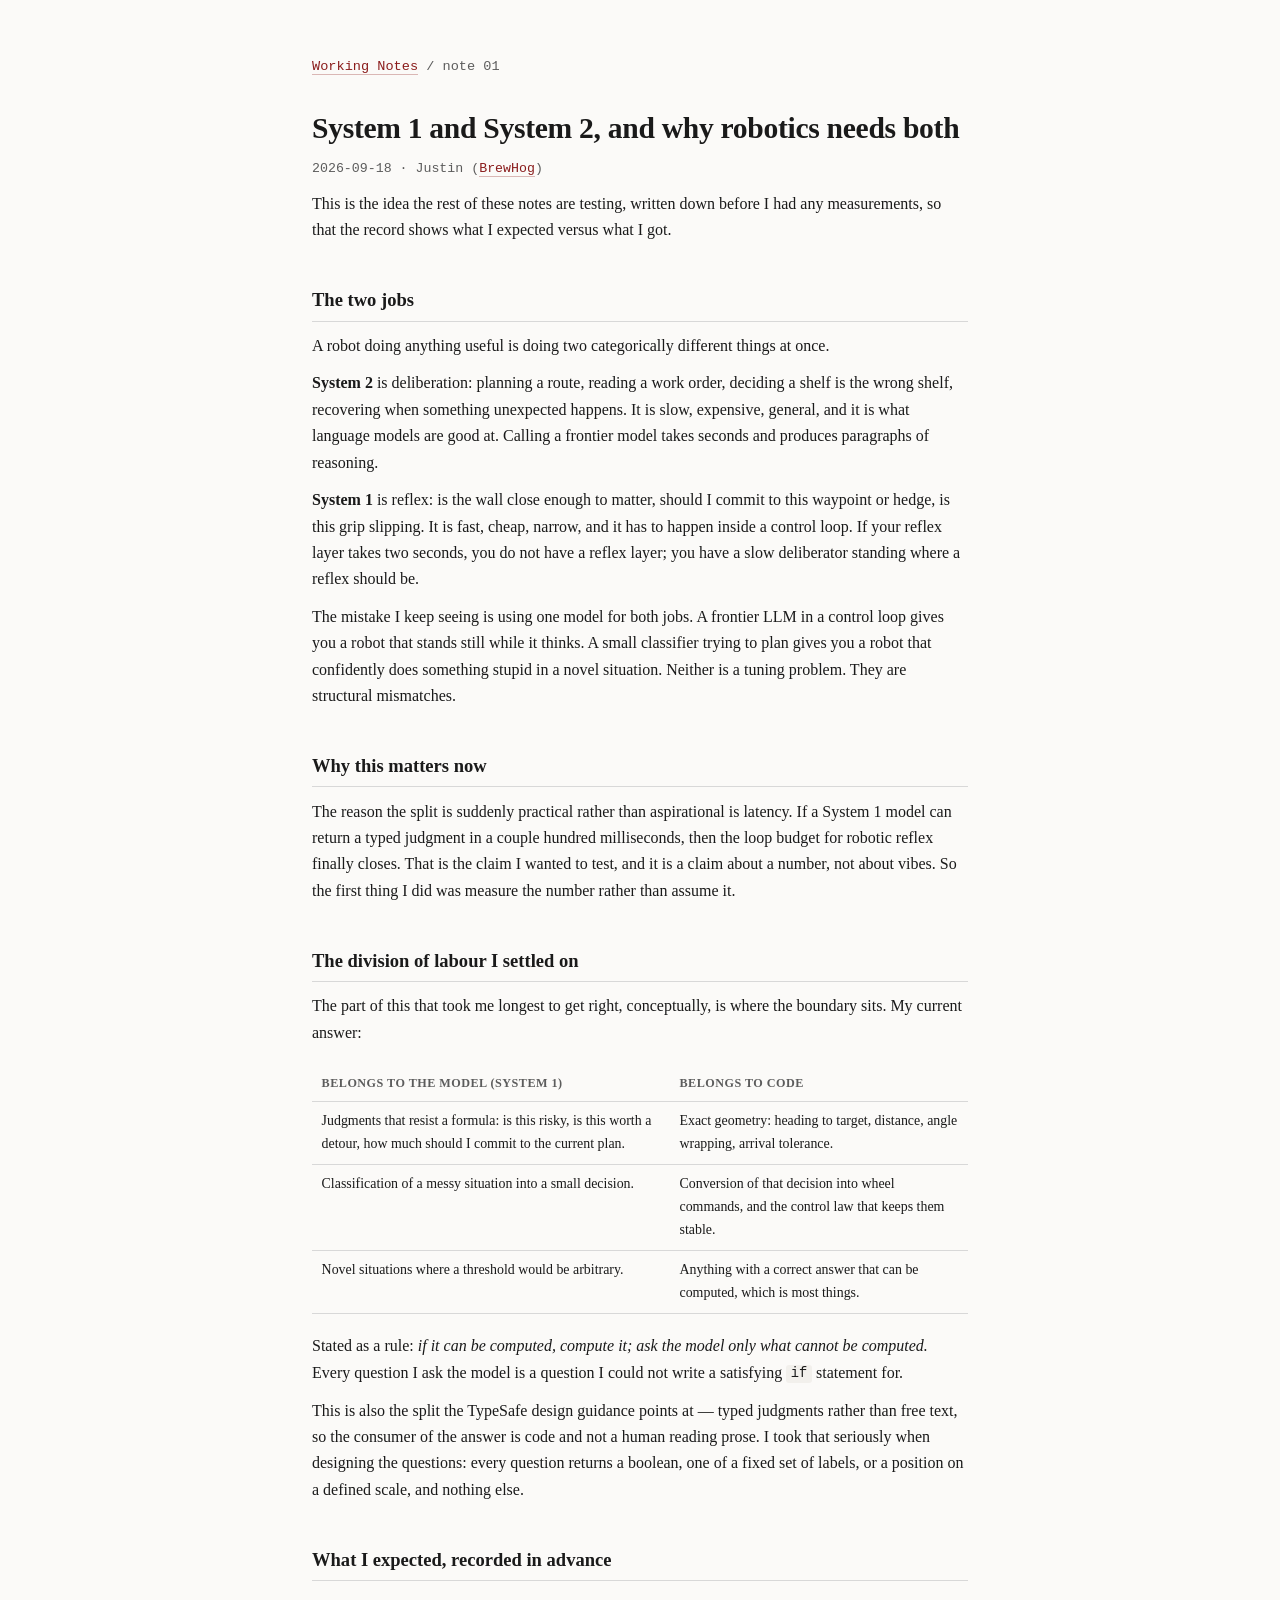
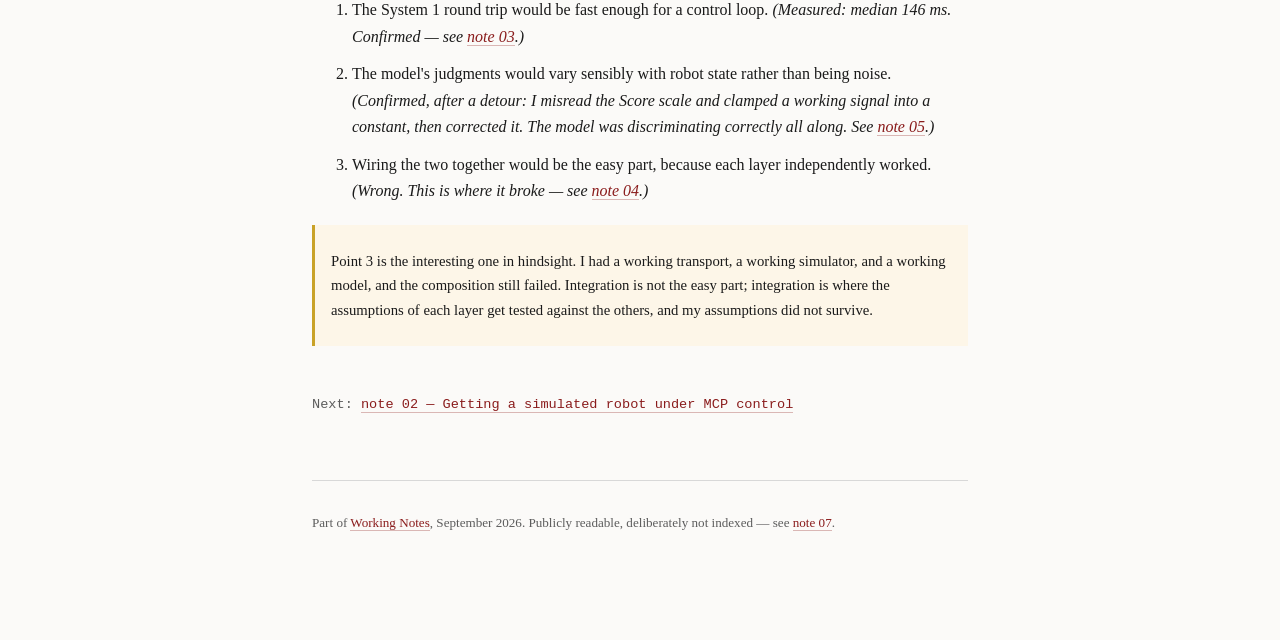
<file: notes/system-one-and-system-two.html>
<!DOCTYPE html>
<html lang="en">
<head>
<meta charset="utf-8">
<meta name="viewport" content="width=device-width, initial-scale=1">
<title>System 1 and System 2, and why robotics needs both — Working Notes</title>
<meta name="robots" content="noindex, nofollow, noarchive">
<link rel="stylesheet" href="../style.css">
</head>
<body>
<div class="wrap">

<p class="nav"><a href="../index.html">Working Notes</a> / note 01</p>
<h1>System 1 and System 2, and why robotics needs both</h1>
<p class="meta">2026-09-18 &middot; Justin (<a href="https://github.com/BrewHog">BrewHog</a>)</p>

<p>This is the idea the rest of these notes are testing, written down before I had any
measurements, so that the record shows what I expected versus what I got.</p>

<h2>The two jobs</h2>

<p>A robot doing anything useful is doing two categorically different things at once.</p>

<p><strong>System 2</strong> is deliberation: planning a route, reading a work order,
deciding a shelf is the wrong shelf, recovering when something unexpected happens. It is
slow, expensive, general, and it is what language models are good at. Calling a frontier
model takes seconds and produces paragraphs of reasoning.</p>

<p><strong>System 1</strong> is reflex: is the wall close enough to matter, should I commit
to this waypoint or hedge, is this grip slipping. It is fast, cheap, narrow, and it has to
happen inside a control loop. If your reflex layer takes two seconds, you do not have a
reflex layer; you have a slow deliberator standing where a reflex should be.</p>

<p>The mistake I keep seeing is using one model for both jobs. A frontier LLM in a
control loop gives you a robot that stands still while it thinks. A small classifier
trying to plan gives you a robot that confidently does something stupid in a novel
situation. Neither is a tuning problem. They are structural mismatches.</p>

<h2>Why this matters now</h2>

<p>The reason the split is suddenly practical rather than aspirational is latency. If a
System&nbsp;1 model can return a typed judgment in a couple hundred milliseconds, then the
loop budget for robotic reflex finally closes. That is the claim I wanted to test, and it
is a claim about a number, not about vibes. So the first thing I did was measure the
number rather than assume it.</p>

<h2>The division of labour I settled on</h2>

<p>The part of this that took me longest to get right, conceptually, is where the boundary
sits. My current answer:</p>

<table>
<thead><tr><th>Belongs to the model (System 1)</th><th>Belongs to code</th></tr></thead>
<tbody>
<tr>
  <td>Judgments that resist a formula: is this risky, is this worth a detour, how much
      should I commit to the current plan.</td>
  <td>Exact geometry: heading to target, distance, angle wrapping, arrival tolerance.</td>
</tr>
<tr>
  <td>Classification of a messy situation into a small decision.</td>
  <td>Conversion of that decision into wheel commands, and the control law that keeps
      them stable.</td>
</tr>
<tr>
  <td>Novel situations where a threshold would be arbitrary.</td>
  <td>Anything with a correct answer that can be computed, which is most things.</td>
</tr>
</tbody>
</table>

<p>Stated as a rule: <em>if it can be computed, compute it; ask the model only what cannot
be computed.</em> Every question I ask the model is a question I could not write a
satisfying <code>if</code> statement for.</p>

<p>This is also the split the TypeSafe design guidance points at — typed judgments rather
than free text, so the consumer of the answer is code and not a human reading prose. I
took that seriously when designing the questions: every question returns a boolean, one of
a fixed set of labels, or a position on a defined scale, and nothing else.</p>

<h2>What I expected, recorded in advance</h2>

<ol>
<li>The System&nbsp;1 round trip would be fast enough for a control loop. <em>(Measured:
median 146&nbsp;ms. Confirmed — see <a href="jev-latency.html">note 03</a>.)</em></li>
<li>The model's judgments would vary sensibly with robot state rather than being noise.
<em>(Confirmed, after a detour: I misread the Score scale and clamped a working
signal into a constant, then corrected it. The model was discriminating correctly all
along. See <a href="what-did-not-work.html">note 05</a>.)</em></li>
<li>Wiring the two together would be the easy part, because each layer independently
worked. <em>(Wrong. This is where it broke — see <a href="jev-closed-loop.html">note 04</a>.)</em></li>
</ol>

<div class="note">
<p>Point 3 is the interesting one in hindsight. I had a working transport, a working
simulator, and a working model, and the composition still failed. Integration is not the
easy part; integration is where the assumptions of each layer get tested against the
others, and my assumptions did not survive.</p>
</div>

<p class="nav" style="margin-top:3rem">
Next: <a href="ros-mcp-verified.html">note 02 — Getting a simulated robot under MCP control</a>
</p>

<div class="foot">
<p>Part of <a href="../index.html">Working Notes</a>, September 2026. Publicly readable,
deliberately not indexed — see <a href="on-publication.html">note 07</a>.</p>
</div>

</div>
</body>
</html>
</file>
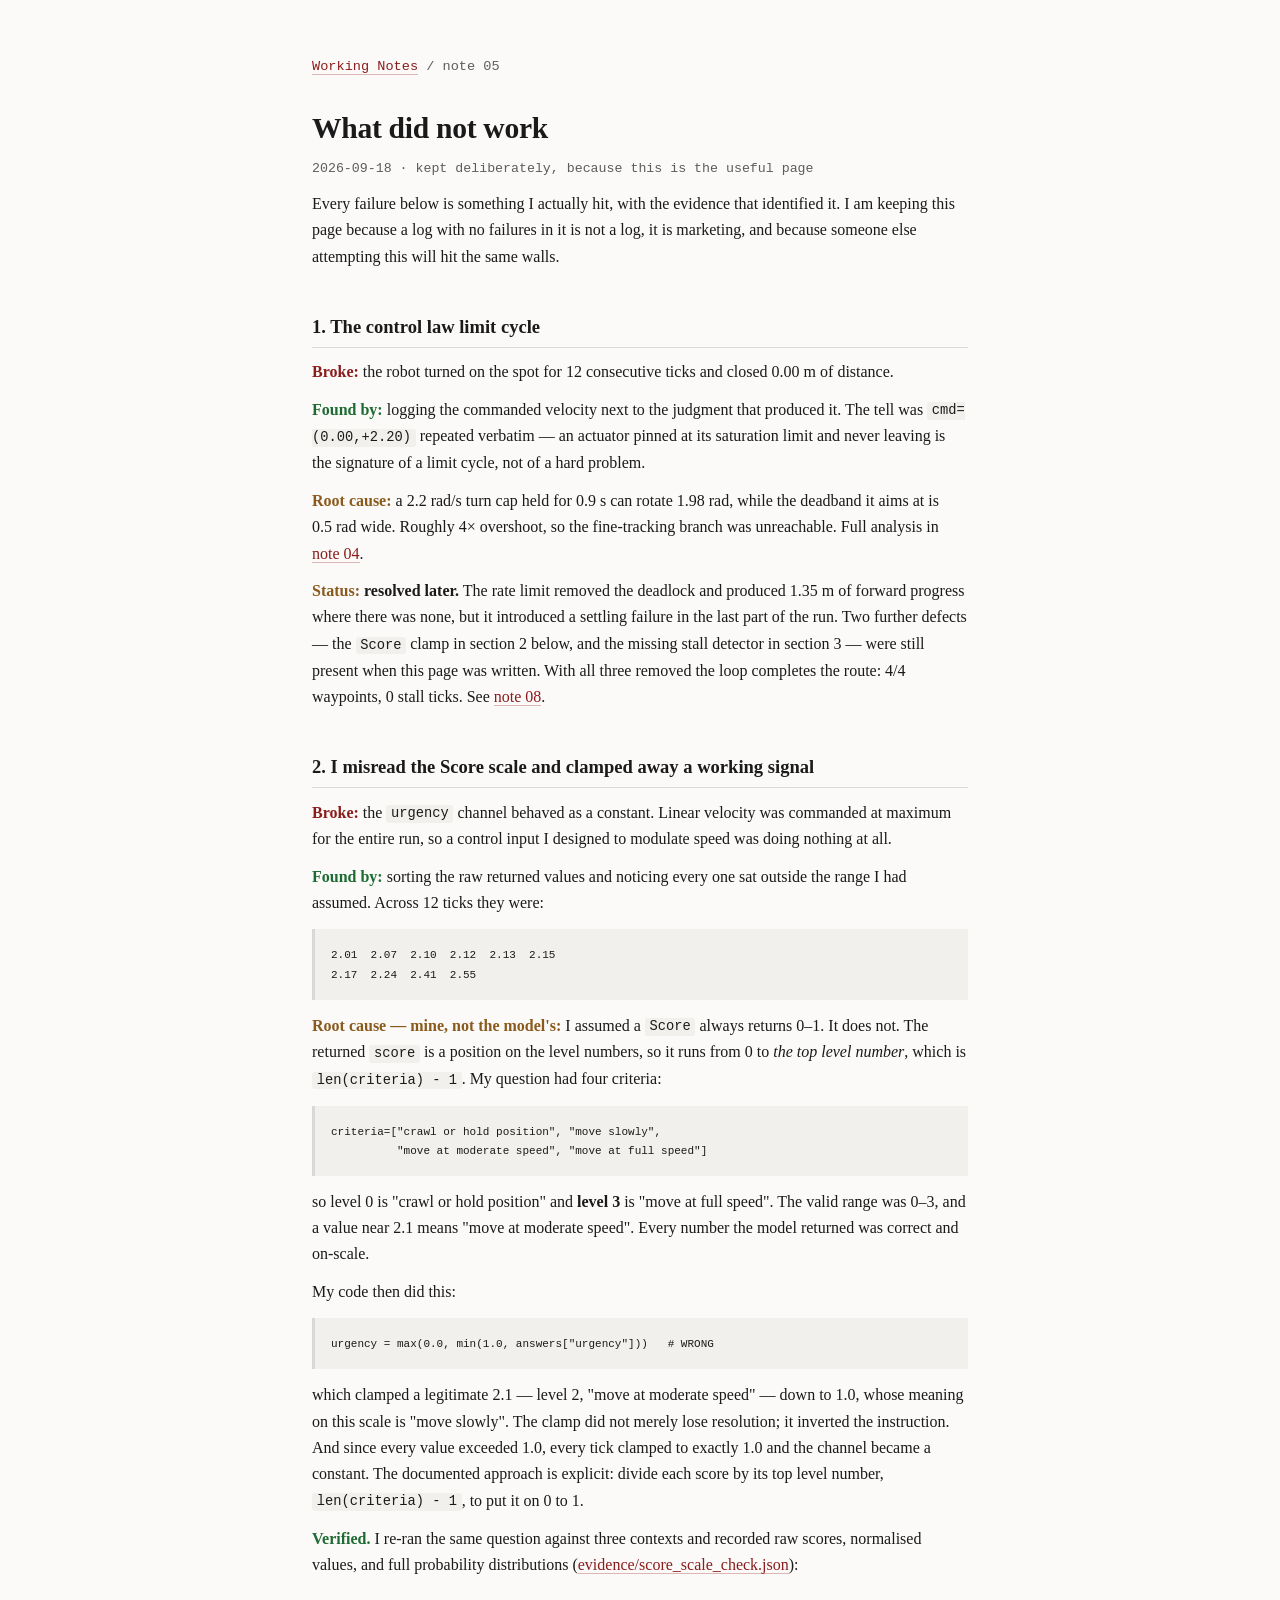
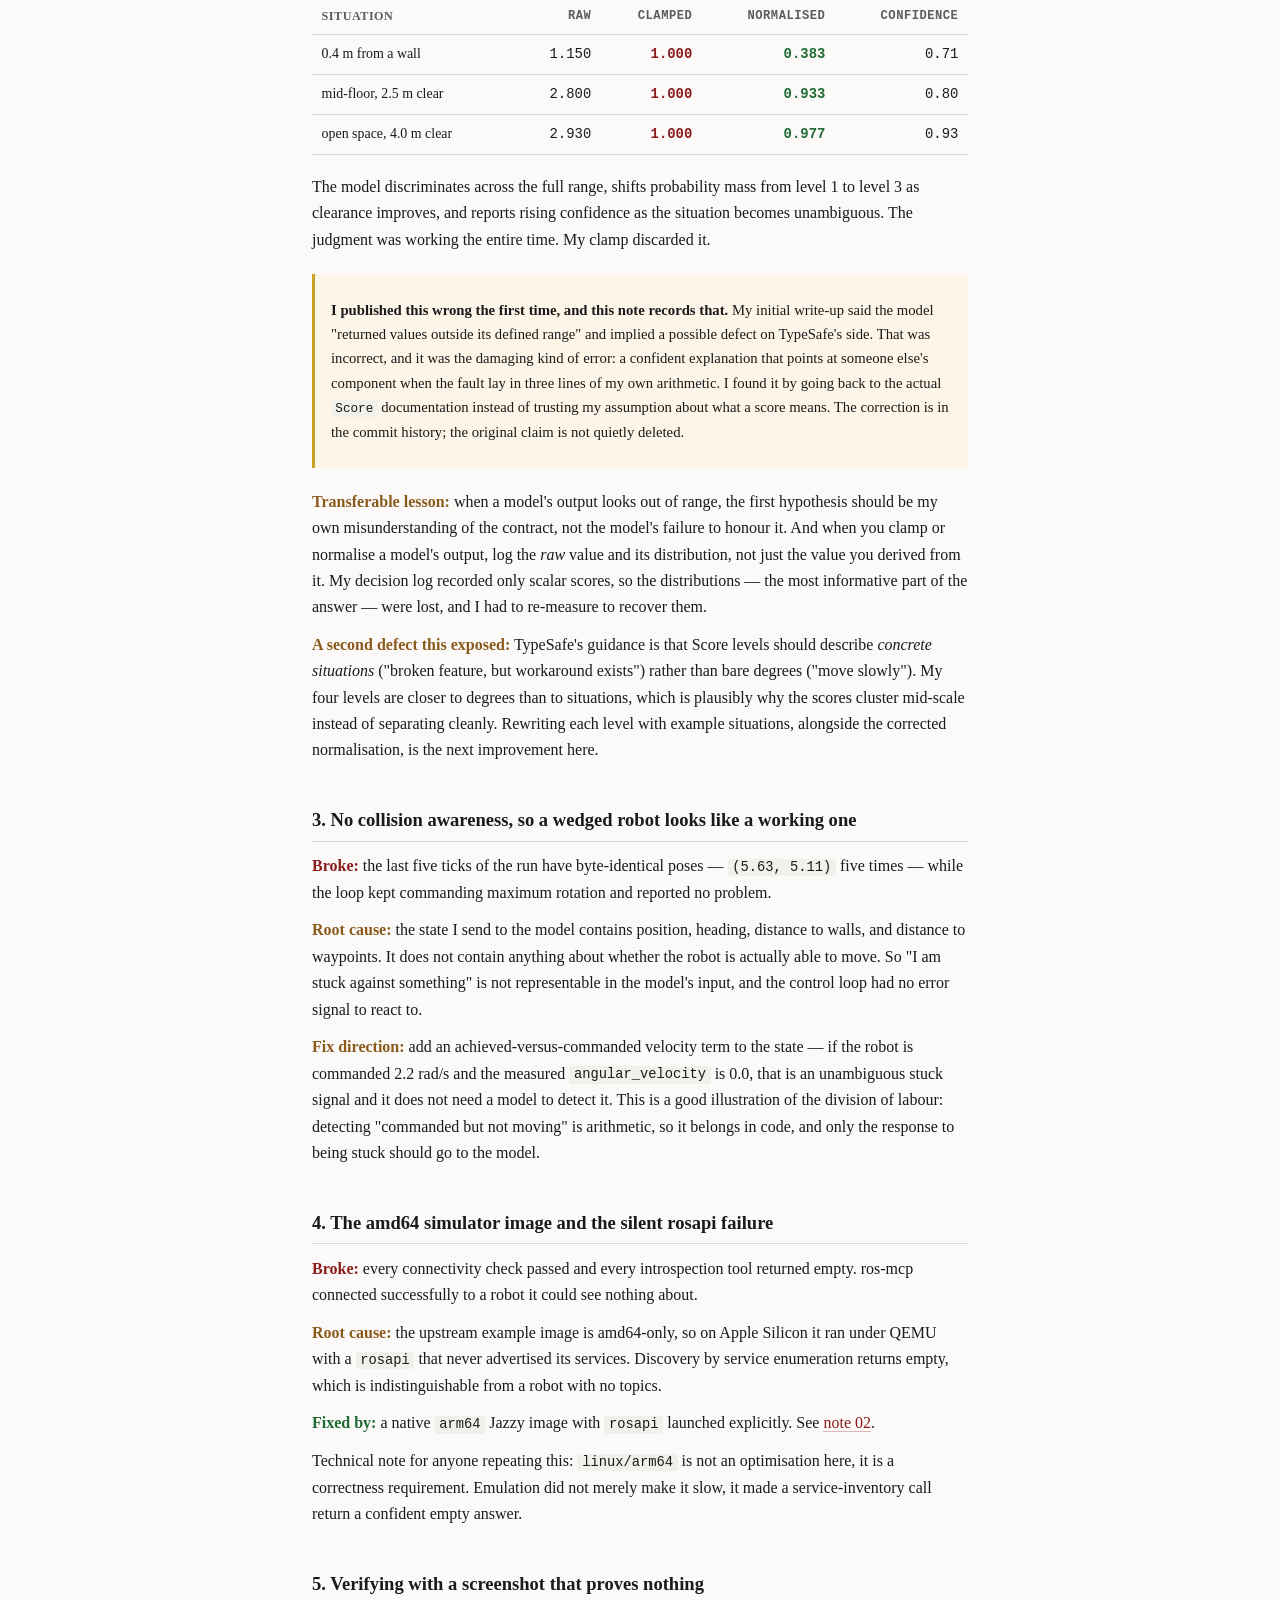
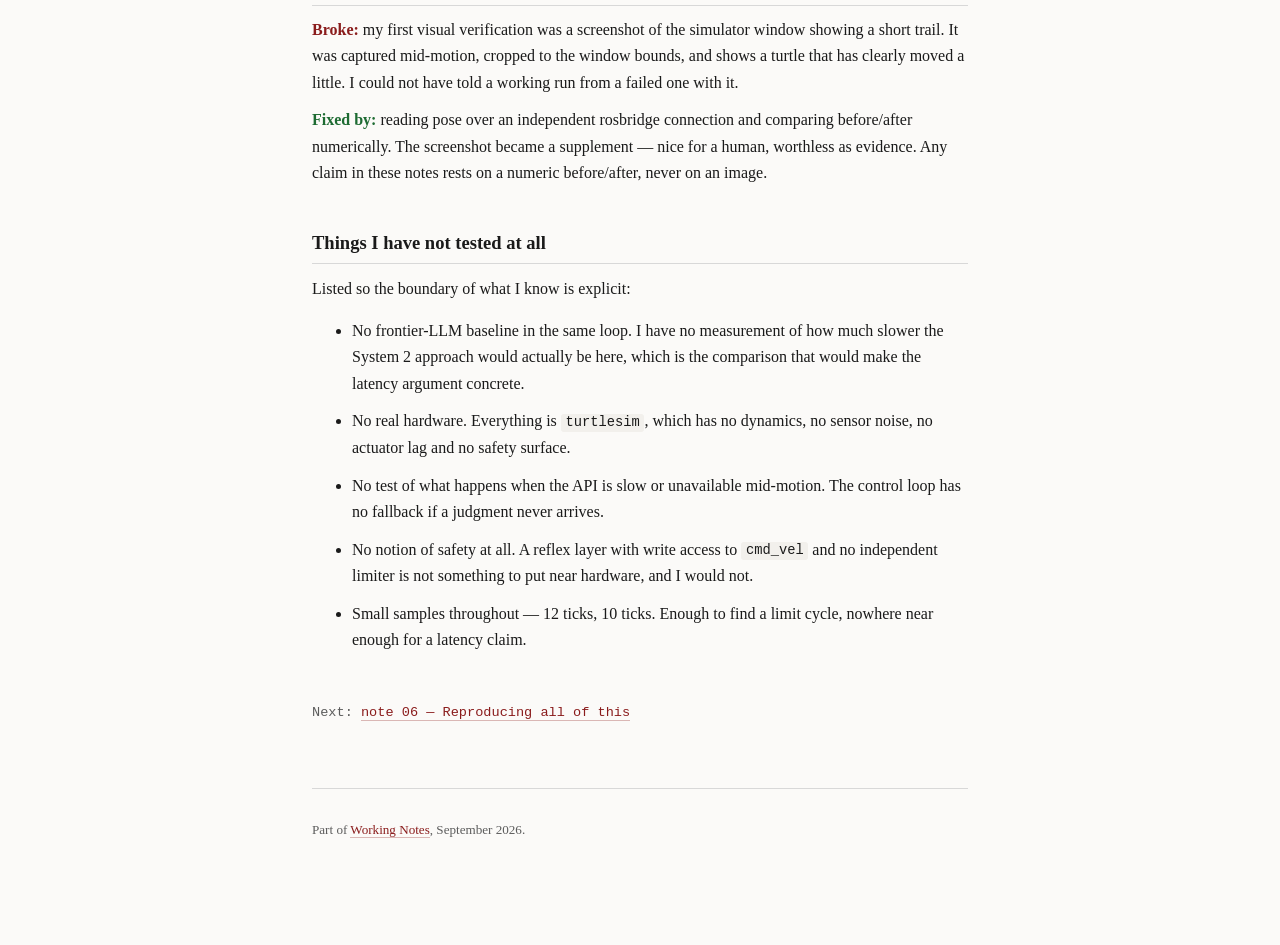
<file: notes/what-did-not-work.html>
<!DOCTYPE html>
<html lang="en">
<head>
<meta charset="utf-8">
<meta name="viewport" content="width=device-width, initial-scale=1">
<title>What did not work — Working Notes</title>
<meta name="robots" content="noindex, nofollow, noarchive">
<link rel="stylesheet" href="../style.css">
</head>
<body>
<div class="wrap">

<p class="nav"><a href="../index.html">Working Notes</a> / note 05</p>
<h1>What did not work</h1>
<p class="meta">2026-09-18 &middot; kept deliberately, because this is the useful page</p>

<p>Every failure below is something I actually hit, with the evidence that identified it.
I am keeping this page because a log with no failures in it is not a log, it is marketing,
and because someone else attempting this will hit the same walls.</p>

<h2>1. The control law limit cycle</h2>

<p><span class="fail">Broke:</span> the robot turned on the spot for 12 consecutive ticks
and closed 0.00&nbsp;m of distance.</p>

<p><span class="pass">Found by:</span> logging the commanded velocity next to the judgment
that produced it. The tell was <code>cmd=(0.00,+2.20)</code> repeated verbatim — an
actuator pinned at its saturation limit and never leaving is the signature of a
limit cycle, not of a hard problem.</p>

<p><span class="warn">Root cause:</span> a 2.2&nbsp;rad/s turn cap held for 0.9&nbsp;s can
rotate 1.98&nbsp;rad, while the deadband it aims at is 0.5&nbsp;rad wide. Roughly 4&times;
overshoot, so the fine-tracking branch was unreachable. Full analysis in
<a href="jev-closed-loop.html">note 04</a>.</p>

<p><span class="warn">Status:</span> <strong>resolved later.</strong> The rate limit
removed the deadlock and produced 1.35&nbsp;m of forward progress where there was none, but it
introduced a settling failure in the last part of the run. Two further defects &mdash; the
<code>Score</code> clamp in section 2 below, and the missing stall detector in section 3 &mdash;
were still present when this page was written. With all three removed the loop completes the
route: 4/4 waypoints, 0 stall ticks. See
<a href="jev-closed-loop-corrected.html">note 08</a>.</p>

<h2>2. I misread the Score scale and clamped away a working signal</h2>

<p><span class="fail">Broke:</span> the <code>urgency</code> channel behaved as a constant.
Linear velocity was commanded at maximum for the entire run, so a control input I designed
to modulate speed was doing nothing at all.</p>

<p><span class="pass">Found by:</span> sorting the raw returned values and noticing every
one sat outside the range I had assumed. Across 12 ticks they were:</p>

<pre><code>2.01  2.07  2.10  2.12  2.13  2.15
2.17  2.24  2.41  2.55</code></pre>

<p><span class="warn">Root cause — mine, not the model's:</span> I assumed a
<code>Score</code> always returns 0–1. It does not. The returned <code>score</code> is a
position on the level numbers, so it runs from 0 to <em>the top level number</em>, which is
<code>len(criteria) - 1</code>. My question had four criteria:</p>

<pre><code>criteria=["crawl or hold position", "move slowly",
          "move at moderate speed", "move at full speed"]</code></pre>

<p>so level 0 is "crawl or hold position" and <strong>level 3</strong> is "move at full
speed". The valid range was 0–3, and a value near 2.1 means "move at moderate speed". Every
number the model returned was correct and on-scale.</p>

<p>My code then did this:</p>

<pre><code>urgency = max(0.0, min(1.0, answers["urgency"]))   # WRONG</code></pre>

<p>which clamped a legitimate 2.1 — level 2, "move at moderate speed" — down to 1.0, whose
meaning on this scale is "move slowly". The clamp did not merely lose resolution; it
inverted the instruction. And since every value exceeded 1.0, every tick clamped to exactly
1.0 and the channel became a constant. The documented approach is explicit: divide each
score by its top level number, <code>len(criteria) - 1</code>, to put it on 0 to 1.</p>

<p><span class="pass">Verified.</span> I re-ran the same question against three contexts and
recorded raw scores, normalised values, and full probability distributions
(<a href="../evidence/score_scale_check.json">evidence/score_scale_check.json</a>):</p>

<table>
<thead><tr><th>Situation</th><th class="num">raw</th><th class="num">clamped</th><th class="num">normalised</th><th class="num">confidence</th></tr></thead>
<tbody>
<tr><td>0.4 m from a wall</td><td class="num">1.150</td><td class="num fail">1.000</td><td class="num pass">0.383</td><td class="num">0.71</td></tr>
<tr><td>mid-floor, 2.5 m clear</td><td class="num">2.800</td><td class="num fail">1.000</td><td class="num pass">0.933</td><td class="num">0.80</td></tr>
<tr><td>open space, 4.0 m clear</td><td class="num">2.930</td><td class="num fail">1.000</td><td class="num pass">0.977</td><td class="num">0.93</td></tr>
</tbody>
</table>

<p>The model discriminates across the full range, shifts probability mass from level 1 to
level 3 as clearance improves, and reports rising confidence as the situation becomes
unambiguous. The judgment was working the entire time. My clamp discarded it.</p>

<div class="note">
<p><strong>I published this wrong the first time, and this note records that.</strong> My
initial write-up said the model "returned values outside its defined range" and implied a
possible defect on TypeSafe's side. That was incorrect, and it was the damaging kind of
error: a confident explanation that points at someone else's component when the fault lay
in three lines of my own arithmetic. I found it by going back to the actual
<code>Score</code> documentation instead of trusting my assumption about what a score means.
The correction is in the commit history; the original claim is not quietly deleted.</p>
</div>

<p><span class="warn">Transferable lesson:</span> when a model's output looks out of range,
the first hypothesis should be my own misunderstanding of the contract, not the model's
failure to honour it. And when you clamp or normalise a model's output, log the <em>raw</em>
value and its distribution, not just the value you derived from it. My decision log recorded
only scalar scores, so the distributions — the most informative part of the answer — were
lost, and I had to re-measure to recover them.</p>

<p><span class="warn">A second defect this exposed:</span> TypeSafe's guidance is that Score
levels should describe <em>concrete situations</em> ("broken feature, but workaround
exists") rather than bare degrees ("move slowly"). My four levels are closer to degrees than
to situations, which is plausibly why the scores cluster mid-scale instead of separating
cleanly. Rewriting each level with example situations, alongside the corrected
normalisation, is the next improvement here.</p>

<h2>3. No collision awareness, so a wedged robot looks like a working one</h2>

<p><span class="fail">Broke:</span> the last five ticks of the run have byte-identical
poses — <code>(5.63, 5.11)</code> five times — while the loop kept commanding maximum
rotation and reported no problem.</p>

<p><span class="warn">Root cause:</span> the state I send to the model contains position,
heading, distance to walls, and distance to waypoints. It does not contain anything about
whether the robot is actually able to move. So "I am stuck against something" is not
representable in the model's input, and the control loop had no error signal to react to.</p>

<p><span class="warn">Fix direction:</span> add an achieved-versus-commanded velocity term
to the state — if the robot is commanded 2.2&nbsp;rad/s and the measured
<code>angular_velocity</code> is 0.0, that is an unambiguous stuck signal and it does not
need a model to detect it. This is a good illustration of the division of labour: detecting
"commanded but not moving" is arithmetic, so it belongs in code, and only the response to
being stuck should go to the model.</p>

<h2>4. The amd64 simulator image and the silent rosapi failure</h2>

<p><span class="fail">Broke:</span> every connectivity check passed and every
introspection tool returned empty. ros-mcp connected successfully to a robot it could see
nothing about.</p>

<p><span class="warn">Root cause:</span> the upstream example image is amd64-only, so on
Apple Silicon it ran under QEMU with a <code>rosapi</code> that never advertised its
services. Discovery by service enumeration returns empty, which is indistinguishable from a
robot with no topics.</p>

<p><span class="pass">Fixed by:</span> a native <code>arm64</code> Jazzy image with
<code>rosapi</code> launched explicitly. See <a href="ros-mcp-verified.html">note 02</a>.</p>

<p>Technical note for anyone repeating this: <code>linux/arm64</code> is not an
optimisation here, it is a correctness requirement. Emulation did not merely make it slow,
it made a service-inventory call return a confident empty answer.</p>

<h2>5. Verifying with a screenshot that proves nothing</h2>

<p><span class="fail">Broke:</span> my first visual verification was a screenshot of the
simulator window showing a short trail. It was captured mid-motion, cropped to the window
bounds, and shows a turtle that has clearly moved a little. I could not have told a working
run from a failed one with it.</p>

<p><span class="pass">Fixed by:</span> reading pose over an independent rosbridge
connection and comparing before/after numerically. The screenshot became a supplement — nice
for a human, worthless as evidence. Any claim in these notes rests on a numeric
before/after, never on an image.</p>

<h2>Things I have not tested at all</h2>

<p>Listed so the boundary of what I know is explicit:</p>

<ul>
<li>No frontier-LLM baseline in the same loop. I have no measurement of how much slower
    the System&nbsp;2 approach would actually be here, which is the comparison that would
    make the latency argument concrete.</li>
<li>No real hardware. Everything is <code>turtlesim</code>, which has no dynamics, no
    sensor noise, no actuator lag and no safety surface.</li>
<li>No test of what happens when the API is slow or unavailable mid-motion. The control
    loop has no fallback if a judgment never arrives.</li>
<li>No notion of safety at all. A reflex layer with write access to
    <code>cmd_vel</code> and no independent limiter is not something to put near hardware,
    and I would not.</li>
<li>Small samples throughout — 12 ticks, 10 ticks. Enough to find a limit cycle, nowhere
    near enough for a latency claim.</li>
</ul>

<p class="nav" style="margin-top:3rem">
Next: <a href="reproduce.html">note 06 — Reproducing all of this</a>
</p>

<div class="foot">
<p>Part of <a href="../index.html">Working Notes</a>, September 2026.</p>
</div>

</div>
</body>
</html>
</file>
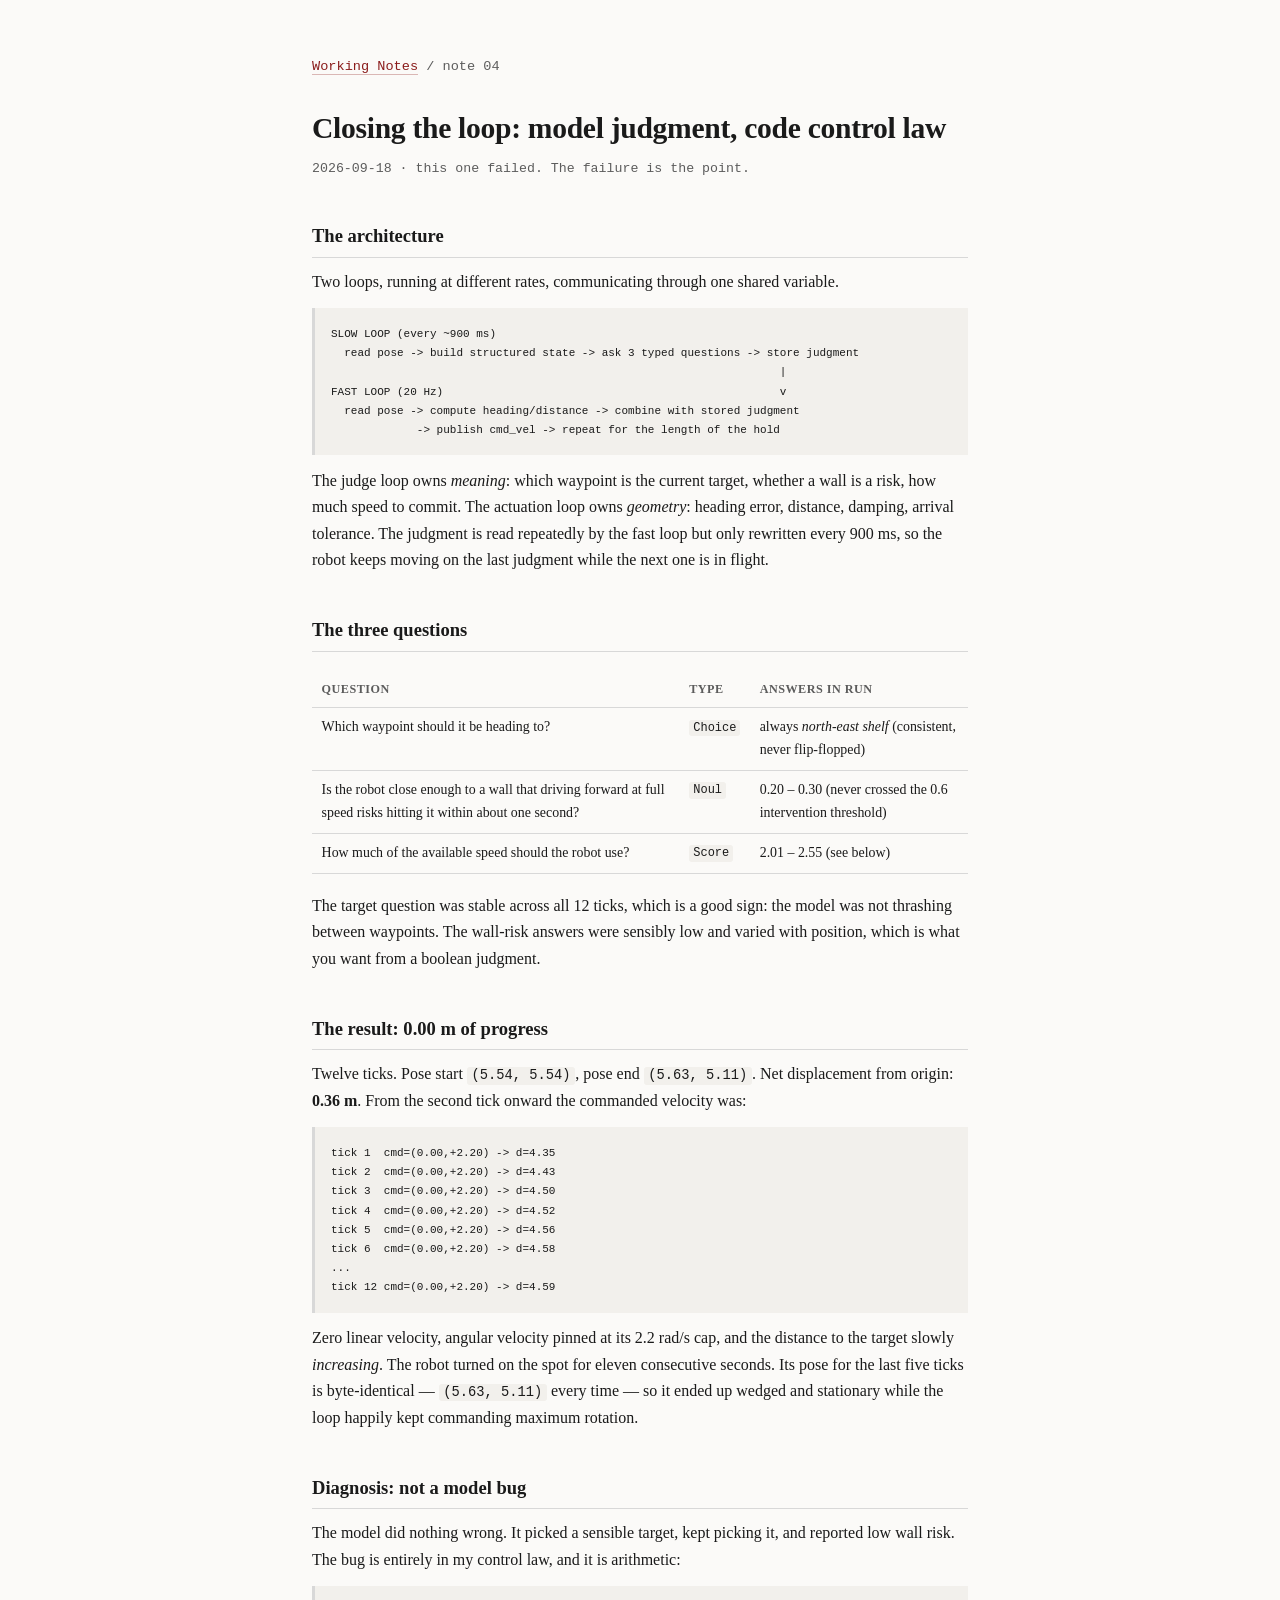
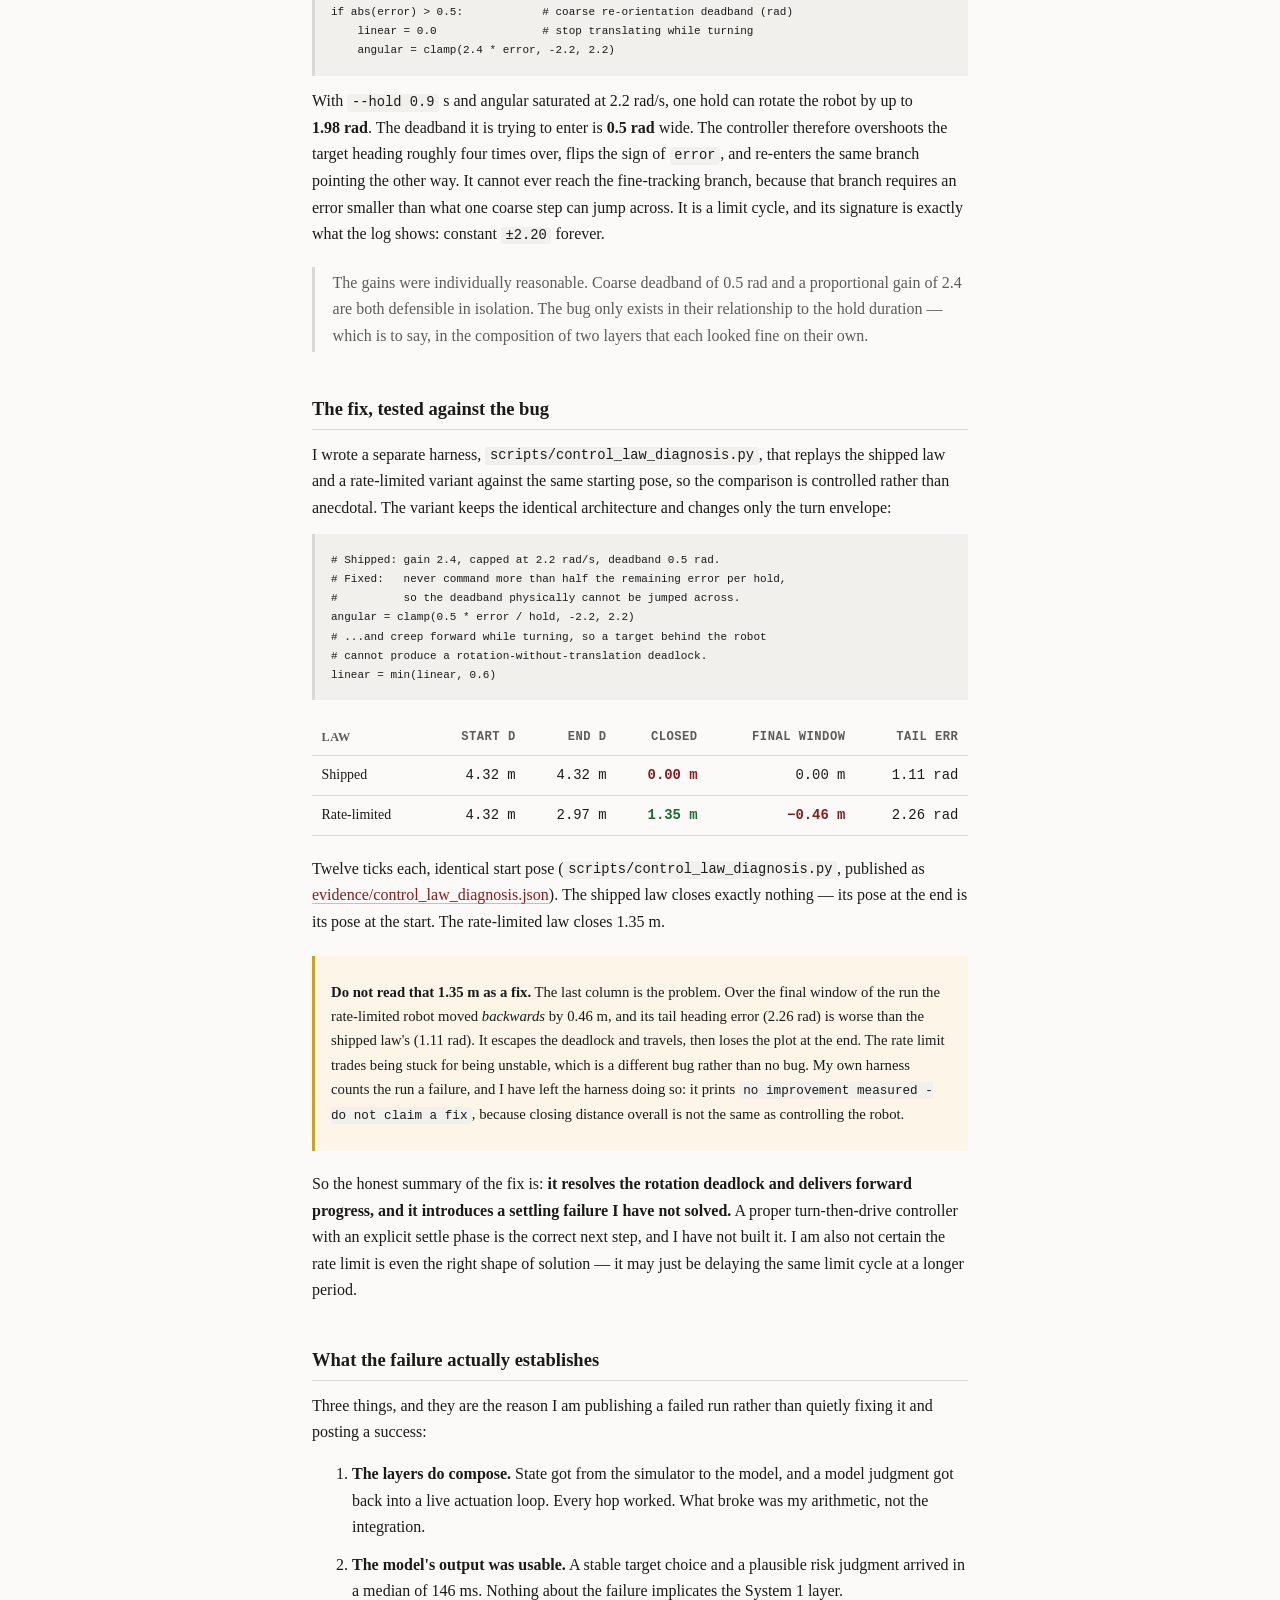
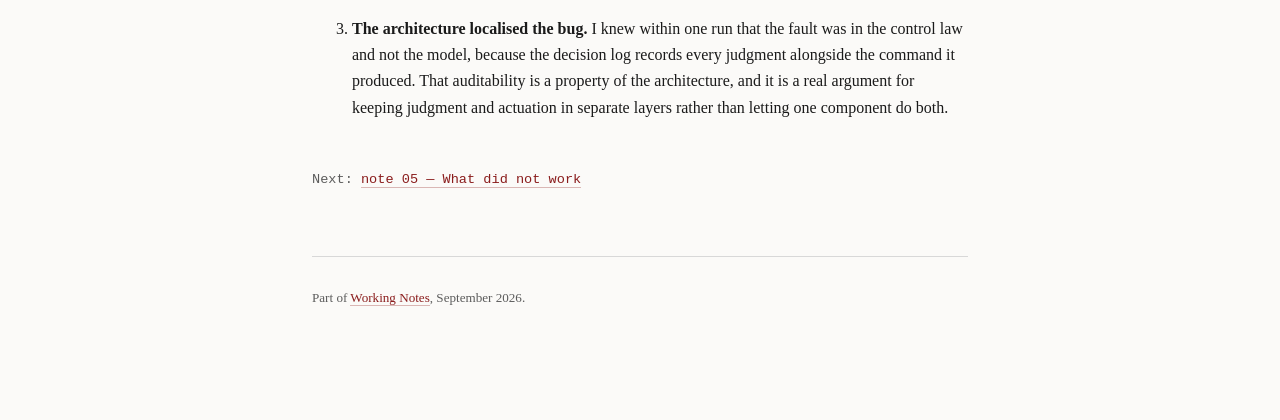
<file: blog/notes/jev-closed-loop.html>
<!DOCTYPE html>
<html lang="en">
<head>
<meta charset="utf-8">
<meta name="viewport" content="width=device-width, initial-scale=1">
<title>Closing the loop: model judgment, code control law — Working Notes</title>
<meta name="robots" content="noindex, nofollow, noarchive">
<link rel="stylesheet" href="../style.css">
</head>
<body>
<div class="wrap">

<p class="nav"><a href="../index.html">Working Notes</a> / note 04</p>
<h1>Closing the loop: model judgment, code control law</h1>
<p class="meta">2026-09-18 &middot; this one failed. The failure is the point.</p>

<h2>The architecture</h2>

<p>Two loops, running at different rates, communicating through one shared variable.</p>

<pre><code>SLOW LOOP (every ~900 ms)
  read pose -&gt; build structured state -&gt; ask 3 typed questions -&gt; store judgment
                                                                    |
FAST LOOP (20 Hz)                                                   v
  read pose -&gt; compute heading/distance -&gt; combine with stored judgment
             -&gt; publish cmd_vel -&gt; repeat for the length of the hold</code></pre>

<p>The judge loop owns <em>meaning</em>: which waypoint is the current target, whether a
wall is a risk, how much speed to commit. The actuation loop owns <em>geometry</em>:
heading error, distance, damping, arrival tolerance. The judgment is read repeatedly by the
fast loop but only rewritten every 900&nbsp;ms, so the robot keeps moving on the last
judgment while the next one is in flight.</p>

<h2>The three questions</h2>

<table>
<thead><tr><th>Question</th><th>Type</th><th>Answers in run</th></tr></thead>
<tbody>
<tr>
  <td>Which waypoint should it be heading to?</td>
  <td><code>Choice</code></td>
  <td>always <em>north-east shelf</em> (consistent, never flip-flopped)</td>
</tr>
<tr>
  <td>Is the robot close enough to a wall that driving forward at full speed risks
      hitting it within about one second?</td>
  <td><code>Noul</code></td>
  <td>0.20 – 0.30 (never crossed the 0.6 intervention threshold)</td>
</tr>
<tr>
  <td>How much of the available speed should the robot use?</td>
  <td><code>Score</code></td>
  <td>2.01 – 2.55 (see below)</td>
</tr>
</tbody>
</table>

<p>The target question was stable across all 12 ticks, which is a good sign: the model was
not thrashing between waypoints. The wall-risk answers were sensibly low and varied with
position, which is what you want from a boolean judgment.</p>

<h2>The result: 0.00 m of progress</h2>

<p>Twelve ticks. Pose start <code>(5.54, 5.54)</code>, pose end <code>(5.63, 5.11)</code>.
Net displacement from origin: <strong>0.36&nbsp;m</strong>. From the second tick onward the
commanded velocity was:</p>

<pre><code>tick 1  cmd=(0.00,+2.20) -&gt; d=4.35
tick 2  cmd=(0.00,+2.20) -&gt; d=4.43
tick 3  cmd=(0.00,+2.20) -&gt; d=4.50
tick 4  cmd=(0.00,+2.20) -&gt; d=4.52
tick 5  cmd=(0.00,+2.20) -&gt; d=4.56
tick 6  cmd=(0.00,+2.20) -&gt; d=4.58
...
tick 12 cmd=(0.00,+2.20) -&gt; d=4.59</code></pre>

<p>Zero linear velocity, angular velocity pinned at its 2.2&nbsp;rad/s cap, and the
distance to the target slowly <em>increasing</em>. The robot turned on the spot for eleven
consecutive seconds. Its pose for the last five ticks is byte-identical —
<code>(5.63, 5.11)</code> every time — so it ended up wedged and stationary while the loop
happily kept commanding maximum rotation.</p>

<h2>Diagnosis: not a model bug</h2>

<p>The model did nothing wrong. It picked a sensible target, kept picking it, and reported
low wall risk. The bug is entirely in my control law, and it is arithmetic:</p>

<pre><code>if abs(error) &gt; 0.5:            # coarse re-orientation deadband (rad)
    linear = 0.0                # stop translating while turning
    angular = clamp(2.4 * error, -2.2, 2.2)</code></pre>

<p>With <code>--hold 0.9</code> s and angular saturated at 2.2&nbsp;rad/s, one hold can
rotate the robot by up to <strong>1.98&nbsp;rad</strong>. The deadband it is trying to enter
is <strong>0.5&nbsp;rad</strong> wide. The controller therefore overshoots the target
heading roughly four times over, flips the sign of <code>error</code>, and re-enters the
same branch pointing the other way. It cannot ever reach the fine-tracking branch, because
that branch requires an error smaller than what one coarse step can jump across.
It is a limit cycle, and its signature is exactly what the log shows: constant
<code>±2.20</code> forever.</p>

<blockquote>
The gains were individually reasonable. Coarse deadband of 0.5&nbsp;rad and a
proportional gain of 2.4 are both defensible in isolation. The bug only exists in their
relationship to the hold duration — which is to say, in the composition of two layers that
each looked fine on their own.
</blockquote>

<h2>The fix, tested against the bug</h2>

<p>I wrote a separate harness, <code>scripts/control_law_diagnosis.py</code>, that replays
the shipped law and a rate-limited variant against the same starting pose, so the
comparison is controlled rather than anecdotal. The variant keeps the identical
architecture and changes only the turn envelope:</p>

<pre><code># Shipped: gain 2.4, capped at 2.2 rad/s, deadband 0.5 rad.
# Fixed:   never command more than half the remaining error per hold,
#          so the deadband physically cannot be jumped across.
angular = clamp(0.5 * error / hold, -2.2, 2.2)
# ...and creep forward while turning, so a target behind the robot
# cannot produce a rotation-without-translation deadlock.
linear = min(linear, 0.6)</code></pre>

<table>
<thead><tr><th>Law</th><th class="num">Start d</th><th class="num">End d</th><th class="num">Closed</th><th class="num">Final window</th><th class="num">Tail err</th></tr></thead>
<tbody>
<tr><td>Shipped</td><td class="num">4.32 m</td><td class="num">4.32 m</td><td class="num fail">0.00 m</td><td class="num">0.00 m</td><td class="num">1.11 rad</td></tr>
<tr><td>Rate-limited</td><td class="num">4.32 m</td><td class="num">2.97 m</td><td class="num pass">1.35 m</td><td class="num fail">−0.46 m</td><td class="num">2.26 rad</td></tr>
</tbody>
</table>

<p>Twelve ticks each, identical start pose (<code>scripts/control_law_diagnosis.py</code>,
published as <a href="../evidence/control_law_diagnosis.json">evidence/control_law_diagnosis.json</a>).
The shipped law closes exactly nothing — its pose at the end is its pose at the start. The
rate-limited law closes 1.35&nbsp;m.</p>

<div class="note">
<p><strong>Do not read that 1.35&nbsp;m as a fix.</strong> The last column is the problem.
Over the final window of the run the rate-limited robot moved <em>backwards</em> by
0.46&nbsp;m, and its tail heading error (2.26&nbsp;rad) is worse than the shipped law's
(1.11&nbsp;rad). It escapes the deadlock and travels, then loses the plot at the end. The
rate limit trades being stuck for being unstable, which is a different bug rather than no
bug. My own harness counts the run a failure, and I have left the harness doing so:
it prints <code>no improvement measured - do not claim a fix</code>, because closing
distance overall is not the same as controlling the robot.</p>
</div>

<p>So the honest summary of the fix is: <strong>it resolves the rotation deadlock and
delivers forward progress, and it introduces a settling failure I have not solved.</strong>
A proper turn-then-drive controller with an explicit settle phase is the correct next step,
and I have not built it. I am also not certain the rate limit is even the right shape of
solution — it may just be delaying the same limit cycle at a longer period.</p>

<h2>What the failure actually establishes</h2>

<p>Three things, and they are the reason I am publishing a failed run rather than quietly
fixing it and posting a success:</p>

<ol>
<li><strong>The layers do compose.</strong> State got from the simulator to the model,
    and a model judgment got back into a live actuation loop. Every hop worked. What broke
    was my arithmetic, not the integration.</li>
<li><strong>The model's output was usable.</strong> A stable target choice and a
    plausible risk judgment arrived in a median of 146&nbsp;ms. Nothing about the failure
    implicates the System&nbsp;1 layer.</li>
<li><strong>The architecture localised the bug.</strong> I knew within one run that the
    fault was in the control law and not the model, because the decision log records every
    judgment alongside the command it produced. That auditability is a property of the
    architecture, and it is a real argument for keeping judgment and actuation in separate
    layers rather than letting one component do both.</li>
</ol>

<p class="nav" style="margin-top:3rem">
Next: <a href="what-did-not-work.html">note 05 — What did not work</a>
</p>

<div class="foot">
<p>Part of <a href="../index.html">Working Notes</a>, September 2026.</p>
</div>

</div>
</body>
</html>
</file>
<file: style.css>
:root {
  --ink:#1a1a1a; --dim:#5c5c5c; --rule:#d8d8d8; --accent:#8a1c1c;
  --bg:#fbfaf8; --code:#f2f0ec;
}
* { box-sizing:border-box; }
body { margin:0; background:var(--bg); color:var(--ink);
  font:16px/1.65 Georgia, "Iowan Old Style", "Times New Roman", serif; }
.wrap { max-width:44rem; margin:0 auto; padding:3.5rem 1.5rem 6rem; }
h1 { font-size:1.85rem; line-height:1.22; margin:0 0 .5rem; letter-spacing:-.01em; }
h2 { font-size:1.16rem; margin:2.6rem 0 .7rem; padding-bottom:.3rem;
  border-bottom:1px solid var(--rule); }
h3 { font-size:1rem; margin:1.9rem 0 .5rem; }
p, li { margin:.7rem 0; }
a { color:var(--accent); text-decoration:none;
  border-bottom:1px solid rgba(138,28,28,.3); }
a:hover { border-bottom-color:var(--accent); }
.sub { color:var(--dim); font-style:italic; margin:0 0 1.6rem; }
.meta { color:var(--dim); font-size:.83rem;
  font-family:ui-monospace, Menlo, monospace; }
hr { border:0; border-top:1px solid var(--rule); margin:2.5rem 0; }
code, pre, .mono { font-family:ui-monospace, SFMono-Regular, Menlo, monospace;
  font-size:.86em; }
code { background:var(--code); padding:.1em .34em; border-radius:3px; }
pre { background:var(--code); padding:1rem; overflow-x:auto;
  border-left:3px solid var(--rule); font-size:.8rem; line-height:1.5; }
pre code { background:none; padding:0; }
table { border-collapse:collapse; width:100%; margin:1.2rem 0; font-size:.87rem; }
th, td { text-align:left; padding:.5rem .6rem; border-bottom:1px solid var(--rule);
  vertical-align:top; }
th { font-weight:600; font-size:.76rem; text-transform:uppercase;
  letter-spacing:.04em; color:var(--dim); }
td.num, th.num { text-align:right; font-family:ui-monospace, Menlo, monospace; }
.pass { color:#1d6b32; font-weight:600; }
.fail { color:#8a1c1c; font-weight:600; }
.warn { color:#8a5a1c; font-weight:600; }
blockquote { margin:1.2rem 0; padding:.2rem 0 .2rem 1.1rem;
  border-left:3px solid var(--rule); color:var(--dim); }
.postlist { list-style:none; padding:0; }
.postlist li { padding:.8rem 0; border-bottom:1px solid var(--rule); }
.tag { display:inline-block; font-family:ui-monospace, Menlo, monospace;
  font-size:.7rem; text-transform:uppercase; letter-spacing:.05em;
  color:var(--dim); border:1px solid var(--rule); border-radius:3px;
  padding:.1rem .38rem; margin-right:.4rem; }
.nav { margin:0 0 2rem; font-size:.85rem;
  font-family:ui-monospace, Menlo, monospace; color:var(--dim); }
.foot { margin-top:4rem; padding-top:1.2rem; border-top:1px solid var(--rule);
  color:var(--dim); font-size:.82rem; }
.note { background:#fdf6e8; border-left:3px solid #c9a227; padding:.8rem 1rem;
  margin:1.3rem 0; font-size:.92rem; }
.callout { background:#eef4fb; border-left:3px solid #4a7fb5; padding:.8rem 1rem;
  margin:1.3rem 0; font-size:.92rem; }
</file>
<file: blog/style.css>
:root {
  --ink:#1a1a1a; --dim:#5c5c5c; --rule:#d8d8d8; --accent:#8a1c1c;
  --bg:#fbfaf8; --code:#f2f0ec;
}
* { box-sizing:border-box; }
body { margin:0; background:var(--bg); color:var(--ink);
  font:16px/1.65 Georgia, "Iowan Old Style", "Times New Roman", serif; }
.wrap { max-width:44rem; margin:0 auto; padding:3.5rem 1.5rem 6rem; }
h1 { font-size:1.85rem; line-height:1.22; margin:0 0 .5rem; letter-spacing:-.01em; }
h2 { font-size:1.16rem; margin:2.6rem 0 .7rem; padding-bottom:.3rem;
  border-bottom:1px solid var(--rule); }
h3 { font-size:1rem; margin:1.9rem 0 .5rem; }
p, li { margin:.7rem 0; }
a { color:var(--accent); text-decoration:none;
  border-bottom:1px solid rgba(138,28,28,.3); }
a:hover { border-bottom-color:var(--accent); }
.sub { color:var(--dim); font-style:italic; margin:0 0 1.6rem; }
.meta { color:var(--dim); font-size:.83rem;
  font-family:ui-monospace, Menlo, monospace; }
hr { border:0; border-top:1px solid var(--rule); margin:2.5rem 0; }
code, pre, .mono { font-family:ui-monospace, SFMono-Regular, Menlo, monospace;
  font-size:.86em; }
code { background:var(--code); padding:.1em .34em; border-radius:3px; }
pre { background:var(--code); padding:1rem; overflow-x:auto;
  border-left:3px solid var(--rule); font-size:.8rem; line-height:1.5; }
pre code { background:none; padding:0; }
table { border-collapse:collapse; width:100%; margin:1.2rem 0; font-size:.87rem; }
th, td { text-align:left; padding:.5rem .6rem; border-bottom:1px solid var(--rule);
  vertical-align:top; }
th { font-weight:600; font-size:.76rem; text-transform:uppercase;
  letter-spacing:.04em; color:var(--dim); }
td.num, th.num { text-align:right; font-family:ui-monospace, Menlo, monospace; }
.pass { color:#1d6b32; font-weight:600; }
.fail { color:#8a1c1c; font-weight:600; }
.warn { color:#8a5a1c; font-weight:600; }
blockquote { margin:1.2rem 0; padding:.2rem 0 .2rem 1.1rem;
  border-left:3px solid var(--rule); color:var(--dim); }
.postlist { list-style:none; padding:0; }
.postlist li { padding:.8rem 0; border-bottom:1px solid var(--rule); }
.tag { display:inline-block; font-family:ui-monospace, Menlo, monospace;
  font-size:.7rem; text-transform:uppercase; letter-spacing:.05em;
  color:var(--dim); border:1px solid var(--rule); border-radius:3px;
  padding:.1rem .38rem; margin-right:.4rem; }
.nav { margin:0 0 2rem; font-size:.85rem;
  font-family:ui-monospace, Menlo, monospace; color:var(--dim); }
.foot { margin-top:4rem; padding-top:1.2rem; border-top:1px solid var(--rule);
  color:var(--dim); font-size:.82rem; }
.note { background:#fdf6e8; border-left:3px solid #c9a227; padding:.8rem 1rem;
  margin:1.3rem 0; font-size:.92rem; }
</file>
